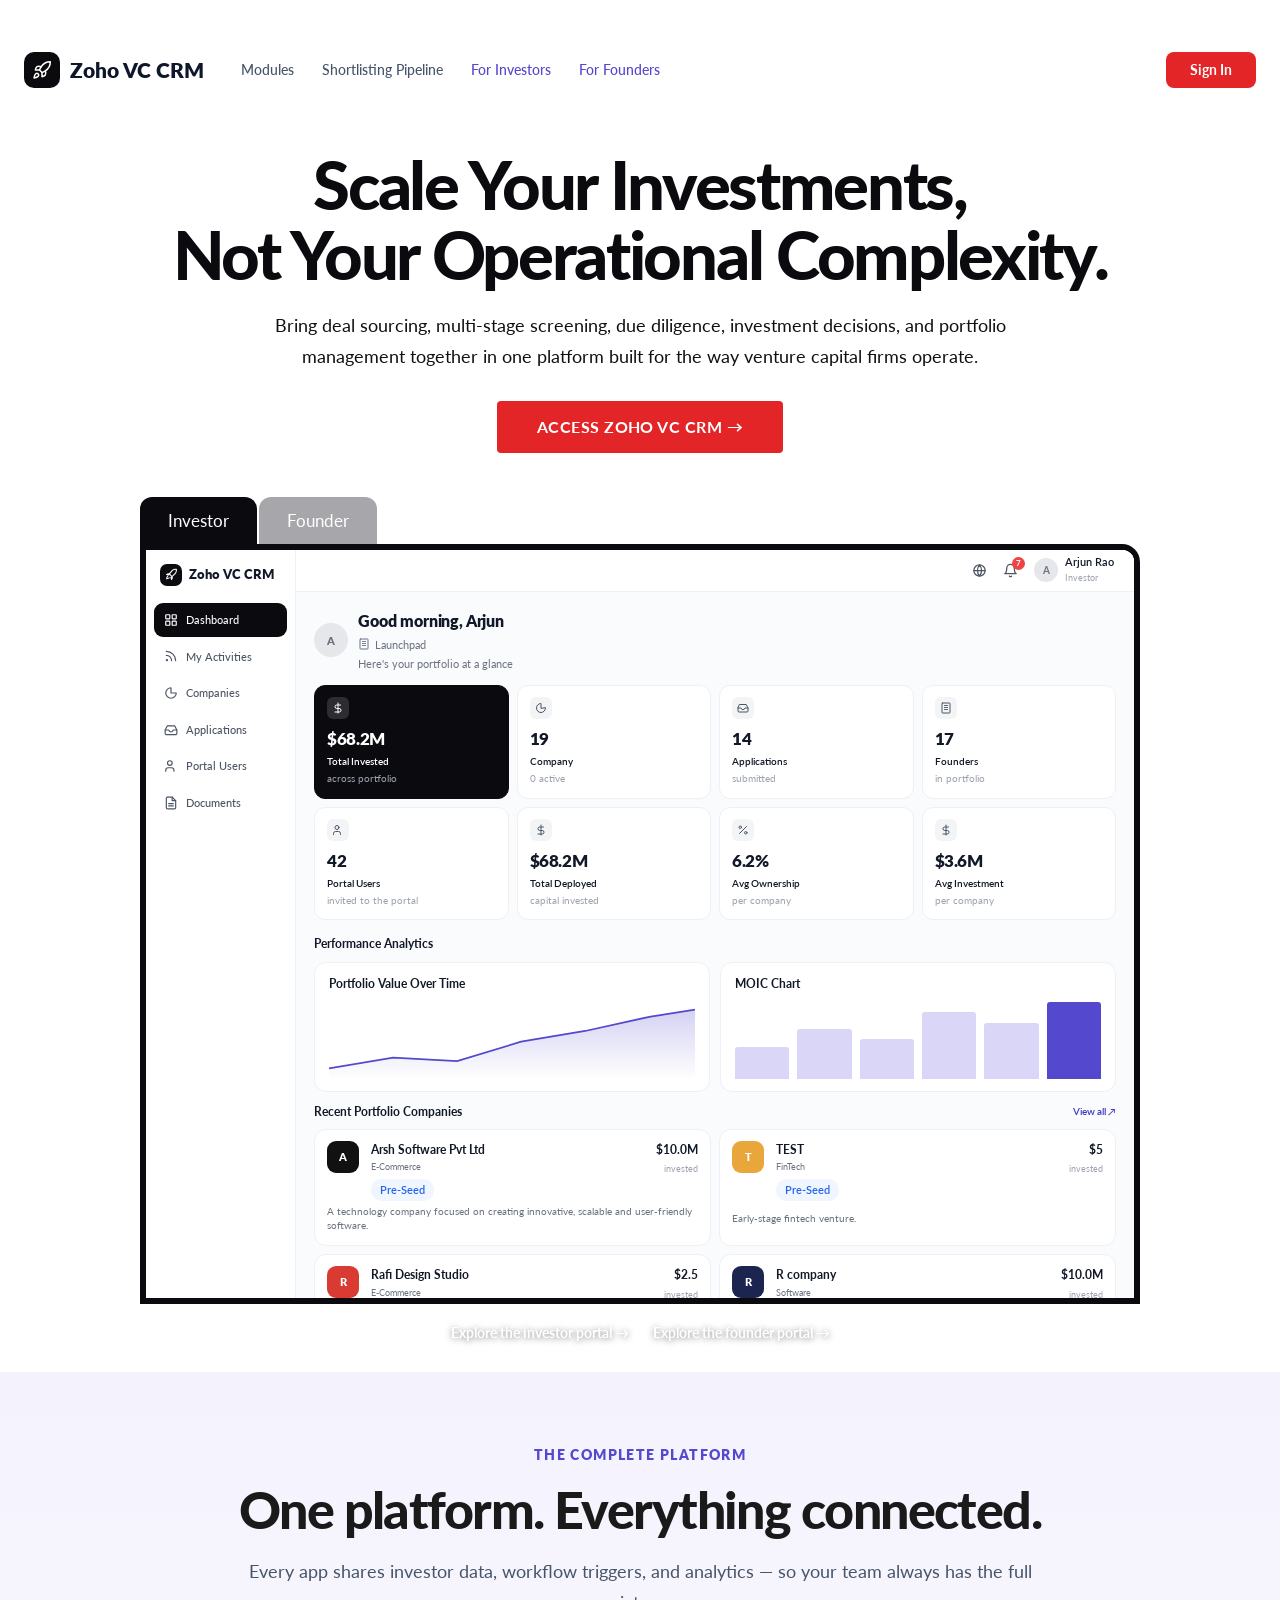
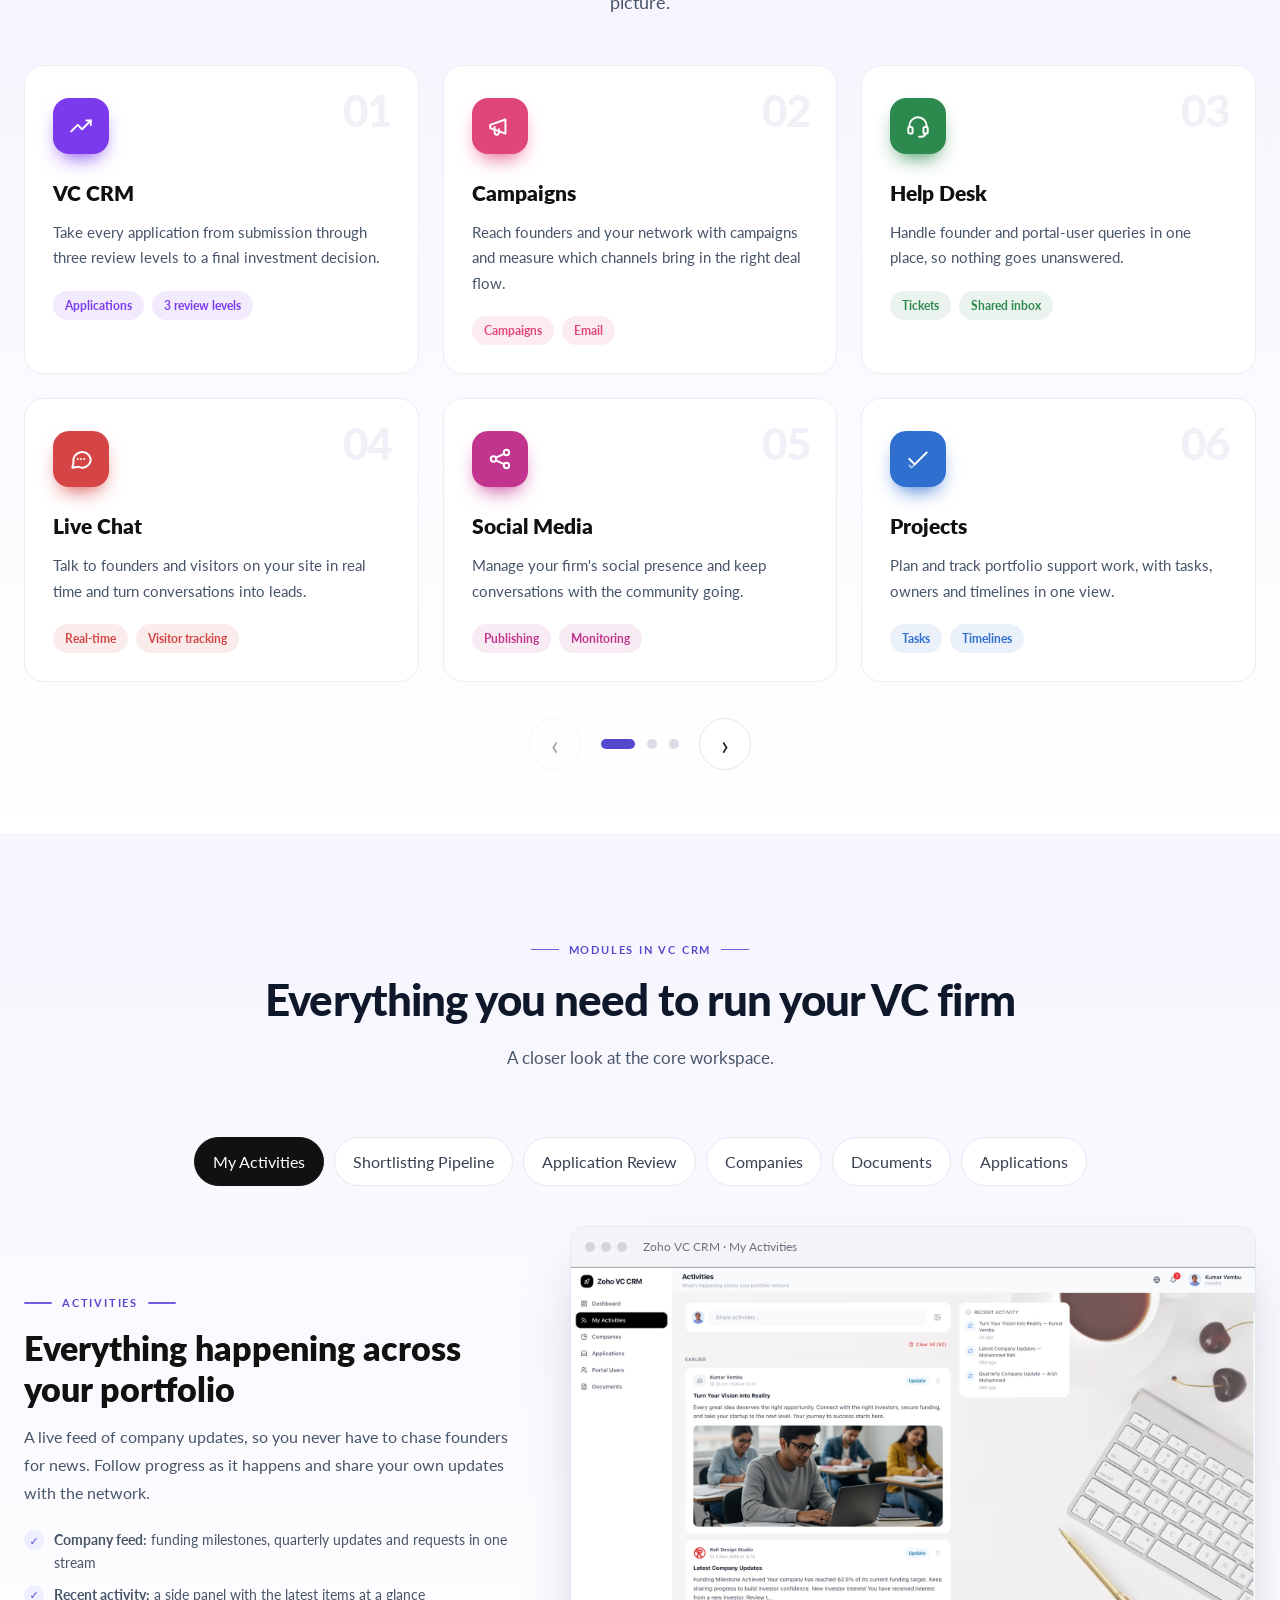
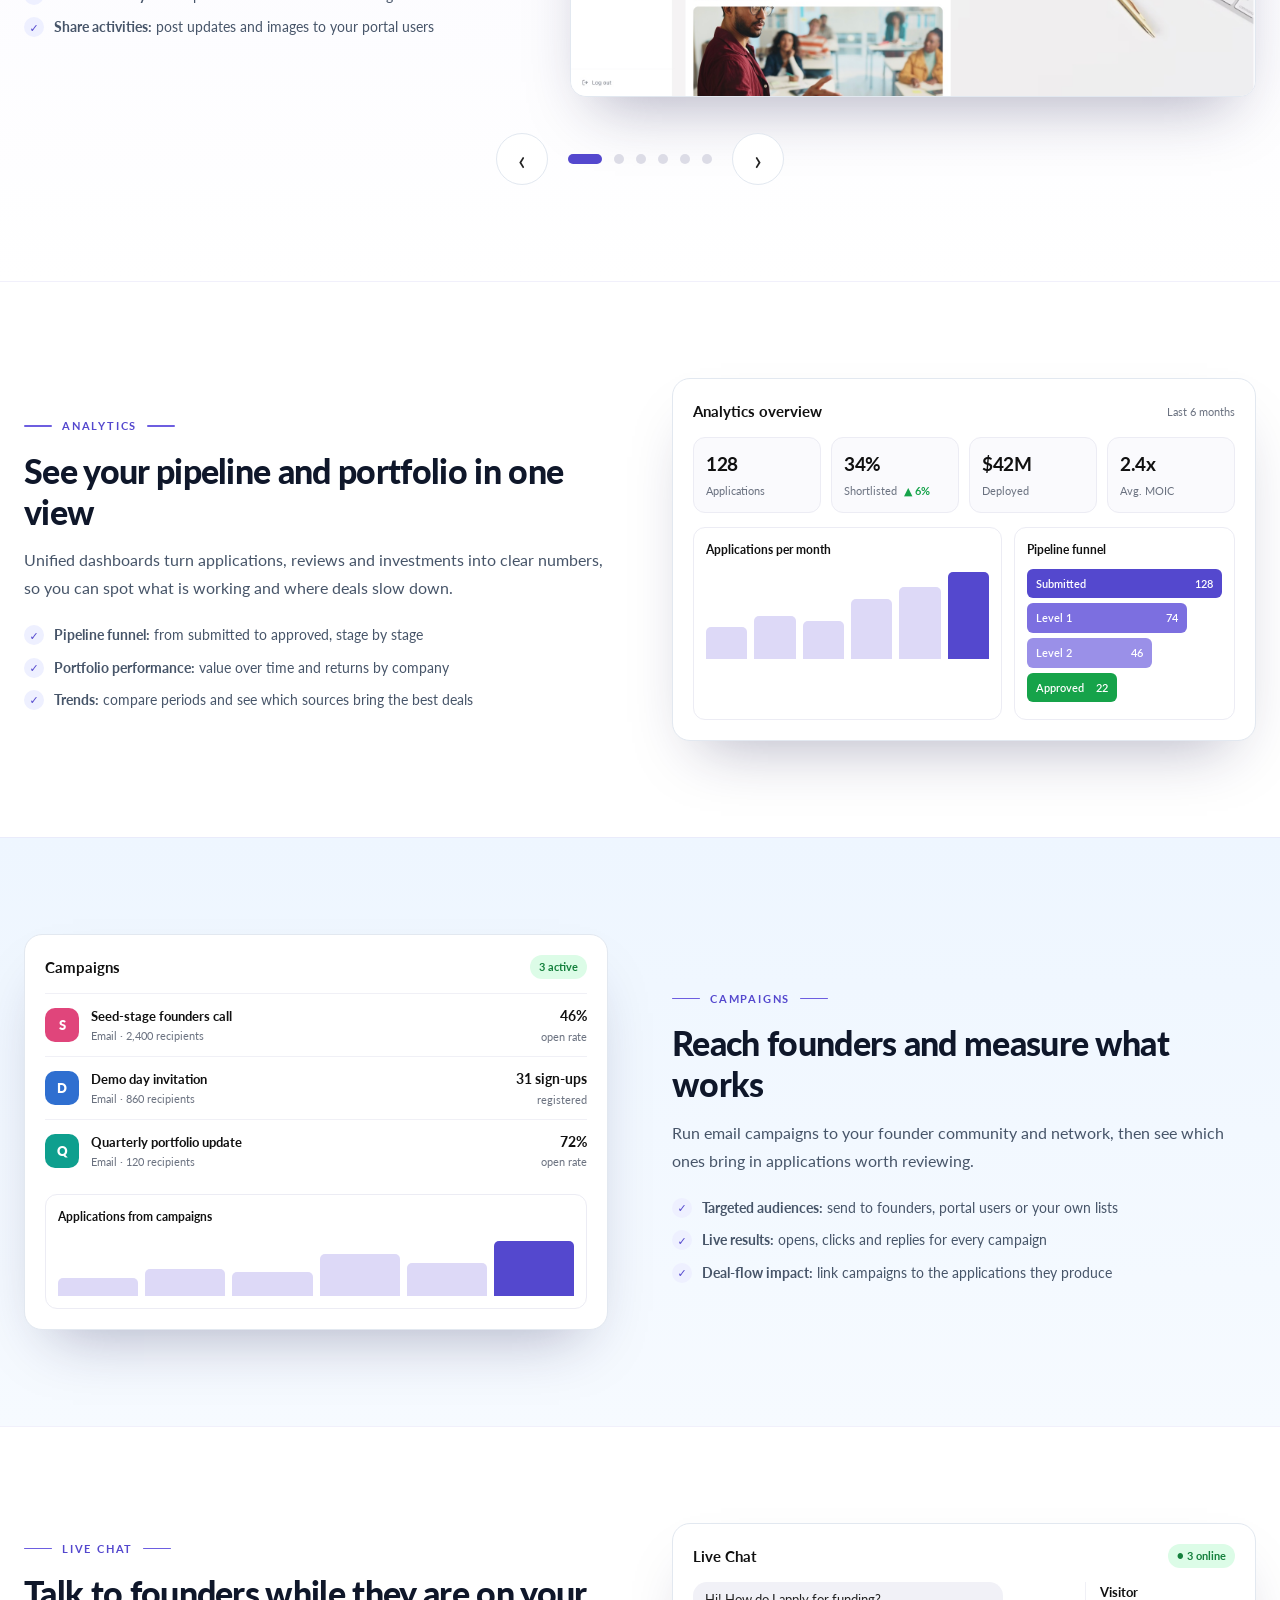
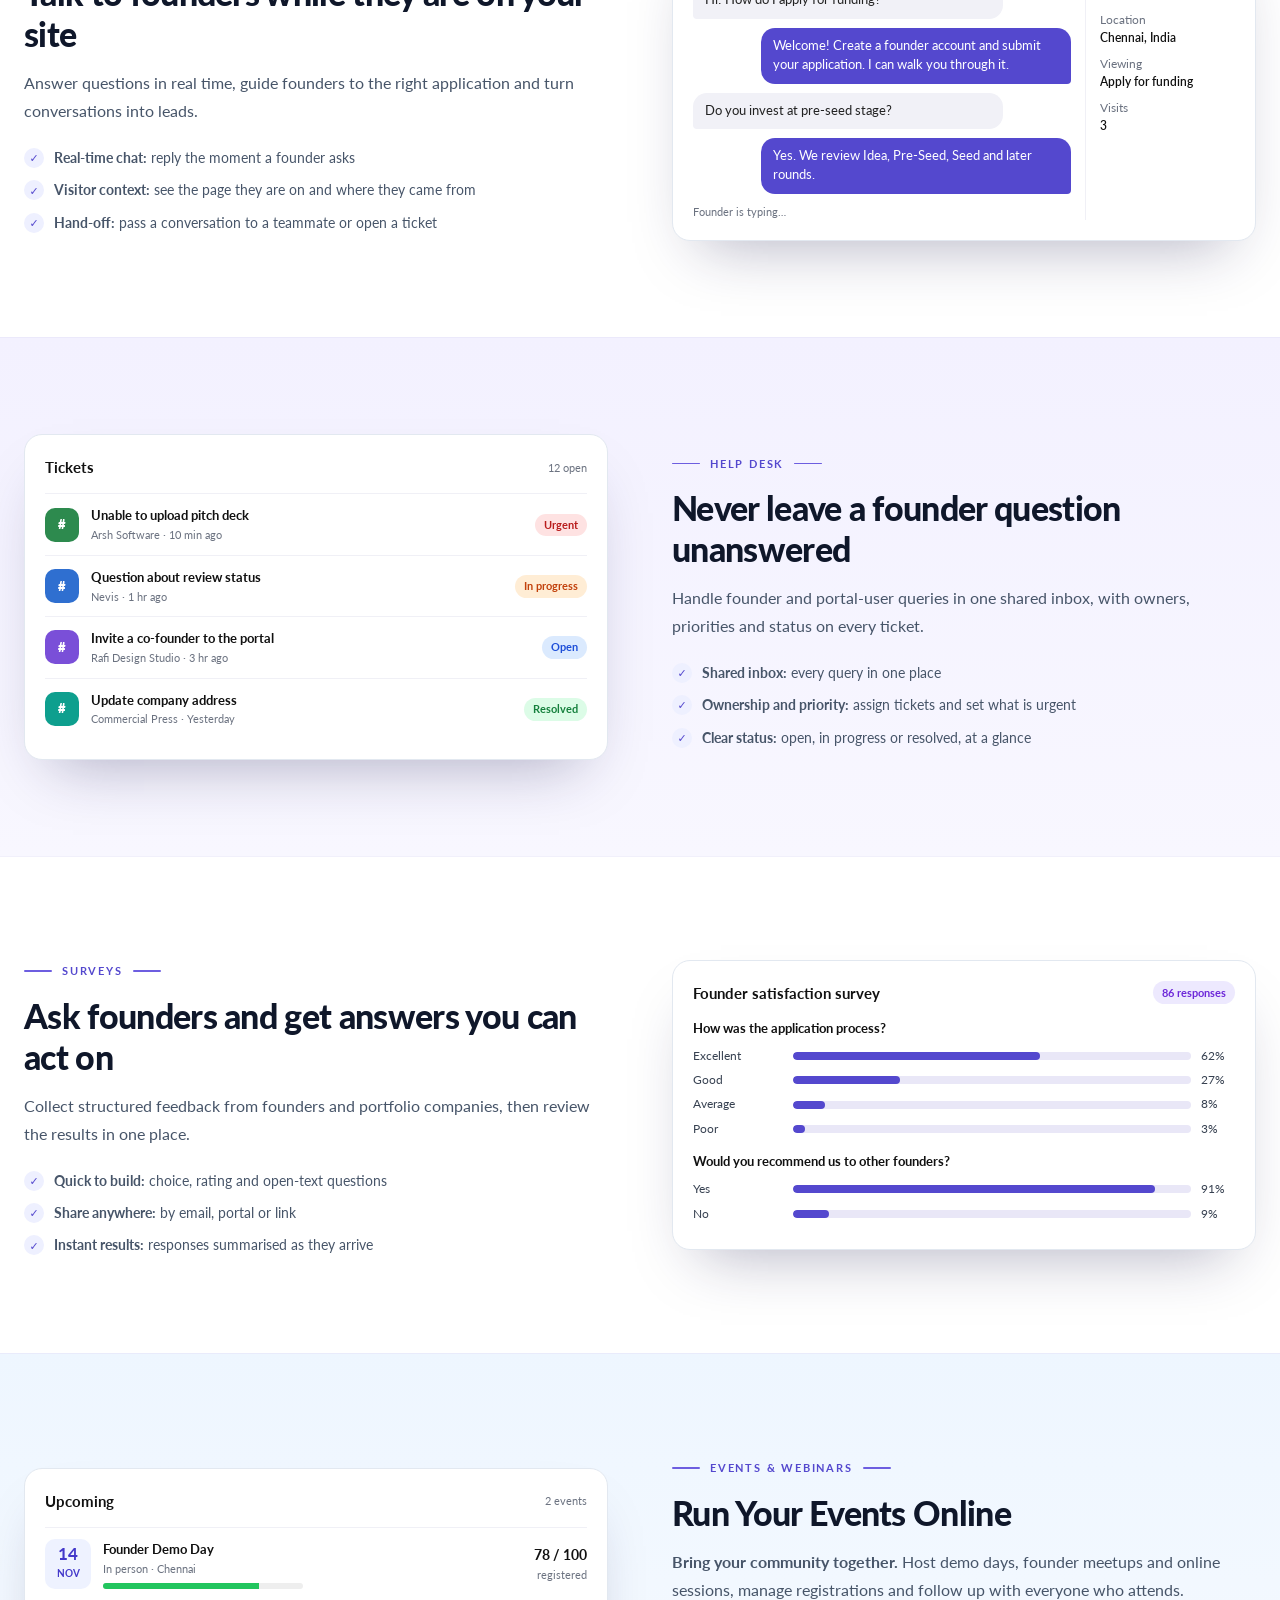
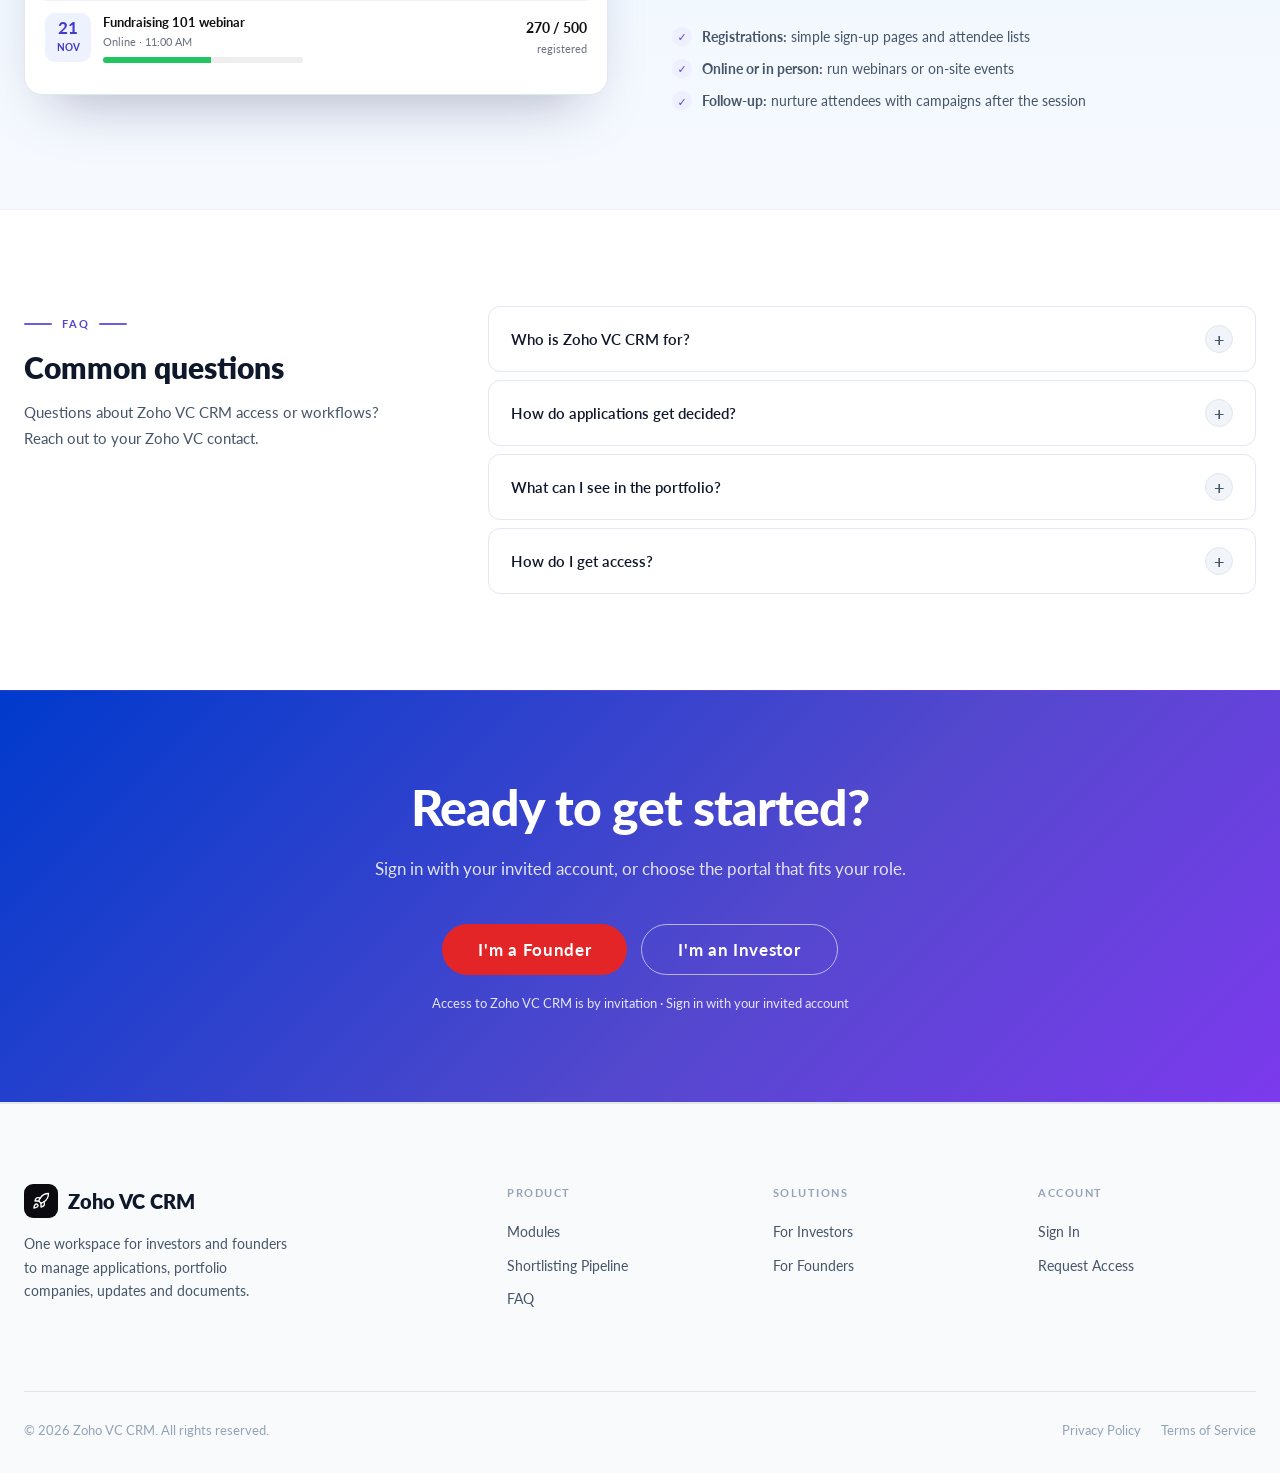
<file: index.html>
<!DOCTYPE html>
<html lang="en">
<head>
  <meta charset="UTF-8" />
  <meta name="viewport" content="width=device-width, initial-scale=1.0" />
  <title>Zoho VC CRM — Investor & Founder Portal</title>
  <meta name="description" content="Zoho VC CRM brings applications, a three-level shortlisting pipeline, portfolio companies, activities and documents into one workspace for investors and founders." />
  <link rel="preconnect" href="https://fonts.googleapis.com" />
  <link rel="preconnect" href="https://fonts.gstatic.com" crossorigin />
  <link href="https://fonts.googleapis.com/css2?family=Lato:wght@300;400;700;900&family=Inter:wght@400;500;600;700;800&display=swap" rel="stylesheet" />
  <link rel="stylesheet" href="styles.css?v=13" />
  <link rel="stylesheet" href="product.css?v=13" />
  <link rel="stylesheet" href="theme.css?v=20" />
</head>
<body class="">
<header class="navbar" role="banner">
  <div class="container nav-inner">
    <a href="index.html" class="nav-logo"><span class="nav-logo-mark"><svg viewBox="0 0 24 24" fill="none" stroke="#fff" stroke-width="1.8" stroke-linecap="round" stroke-linejoin="round"><path d="M4.5 16.5c-1.5 1.3-2 5-2 5s3.7-.5 5-2c.7-.8.7-2.1-.1-2.9a2.2 2.2 0 0 0-2.9-.1z"/><path d="m12 15-3-3a22 22 0 0 1 2-3.9A12.9 12.9 0 0 1 22 2c0 2.7-.8 7.5-6 11a22 22 0 0 1-4 2z"/><path d="M9 12H4s.6-3 2-4c1.6-1.1 5 0 5 0M12 15v5s3-.6 4-2c1.1-1.6 0-5 0-5"/></svg></span>Zoho VC CRM</a>
    <nav class="nav-links" aria-label="Main navigation">
      <a href="index.html#modules" class="nav-link">Modules</a>
      <a href="index.html#modules" class="nav-link">Shortlisting Pipeline</a>
      <a href="investors.html" class="nav-link investor">For Investors</a>
      <a href="founders.html" class="nav-link founder">For Founders</a>
    </nav>
    <div class="nav-actions">
      <a href="#" class="btn btn-primary">Sign In</a>
    </div>
    <button class="nav-hamburger" aria-label="Open navigation" aria-expanded="false"><span></span><span></span><span></span></button>
  </div>
</header>
<div class="mobile-drawer" aria-hidden="true">
  <a href="index.html#modules" class="mobile-nav-link">Modules</a>
  <a href="index.html#modules" class="mobile-nav-link">Shortlisting Pipeline</a>
  <a href="investors.html" class="mobile-nav-link">For Investors</a>
  <a href="founders.html" class="mobile-nav-link">For Founders</a>
  <div class="mobile-divider"></div>
  <div class="mobile-actions"><a href="#" class="btn btn-primary">Sign In</a></div>
</div>

<section class="hero hero-photo" aria-labelledby="hero-title"><div class="container">
  <div class="hero-copy hero-center">
    <h1 class="hero-title" id="hero-title">Scale Your Investments,<br>Not Your Operational Complexity.</h1>
    <p class="hero-desc">Bring deal sourcing, multi-stage screening, due diligence, investment decisions, and portfolio management together in one platform built for the way venture capital firms operate.</p>
    <div class="hero-actions"><a href="https://zohovccrm.onslate.in/" target="_blank" rel="noopener" class="btn btn-primary btn-lg">ACCESS ZOHO VC CRM &rarr;</a></div>
  </div>
  <div class="hero-showcase">
    <div class="hero-tabs" role="tablist"><button type="button" class="on" data-hero-tab="inv">Investor</button><button type="button" data-hero-tab="fnd">Founder</button></div>
    <div class="hero-frame"><div data-hero-panel="inv"><div class="vc"><aside class="vc-side"><div class="vc-brand"><span class="vc-logo"><svg viewBox="0 0 24 24" width="13" height="13" fill="none" stroke="#fff" stroke-width="2" stroke-linecap="round" stroke-linejoin="round" aria-hidden="true"><path d="M5 15c-1.5 1.3-2 5-2 5s3.7-.5 5-2M14 4c3-2 7-1.5 7-1.5S21.5 6.5 19.5 9.5L13 16l-5-5zM9 11l-3-.5L3 12l4 1M13 16l.5 3L12 21l-1-4"/></svg></span>Zoho VC CRM</div><div class="vc-nav on"><svg viewBox="0 0 24 24" width="14" height="14" fill="none" stroke="currentColor" stroke-width="2" stroke-linecap="round" stroke-linejoin="round" aria-hidden="true"><rect x="3" y="3" width="7" height="7" rx="1"/><rect x="14" y="3" width="7" height="7" rx="1"/><rect x="3" y="14" width="7" height="7" rx="1"/><rect x="14" y="14" width="7" height="7" rx="1"/></svg>Dashboard</div><div class="vc-nav"><svg viewBox="0 0 24 24" width="14" height="14" fill="none" stroke="currentColor" stroke-width="2" stroke-linecap="round" stroke-linejoin="round" aria-hidden="true"><path d="M4 11a9 9 0 019 9M4 4a16 16 0 0116 16"/><circle cx="5" cy="19" r="1"/></svg>My Activities</div><div class="vc-nav"><svg viewBox="0 0 24 24" width="14" height="14" fill="none" stroke="currentColor" stroke-width="2" stroke-linecap="round" stroke-linejoin="round" aria-hidden="true"><path d="M21 12A9 9 0 1112 3v9z"/></svg>Companies</div><div class="vc-nav"><svg viewBox="0 0 24 24" width="14" height="14" fill="none" stroke="currentColor" stroke-width="2" stroke-linecap="round" stroke-linejoin="round" aria-hidden="true"><path d="M22 12h-6l-2 3h-4l-2-3H2"/><path d="M5.5 5h13l3.5 7v6a2 2 0 01-2 2H4a2 2 0 01-2-2v-6z"/></svg>Applications</div><div class="vc-nav"><svg viewBox="0 0 24 24" width="14" height="14" fill="none" stroke="currentColor" stroke-width="2" stroke-linecap="round" stroke-linejoin="round" aria-hidden="true"><path d="M17 21v-2a4 4 0 00-4-4H7a4 4 0 00-4 4v2"/><circle cx="10" cy="7" r="4"/></svg>Portal Users</div><div class="vc-nav"><svg viewBox="0 0 24 24" width="14" height="14" fill="none" stroke="currentColor" stroke-width="2" stroke-linecap="round" stroke-linejoin="round" aria-hidden="true"><path d="M14 2H6a2 2 0 00-2 2v16a2 2 0 002 2h12a2 2 0 002-2V8z"/><path d="M14 2v6h6M8 13h8M8 17h8"/></svg>Documents</div><div class="vc-logout"><svg viewBox="0 0 24 24" width="14" height="14" fill="none" stroke="currentColor" stroke-width="2" stroke-linecap="round" stroke-linejoin="round" aria-hidden="true"><path d="M9 21H5a2 2 0 01-2-2V5a2 2 0 012-2h4M16 17l5-5-5-5M21 12H9"/></svg>Log out</div></aside><div class="vc-main"><div class="vc-top"><span class="vc-ico"><svg viewBox="0 0 24 24" width="15" height="15" fill="none" stroke="currentColor" stroke-width="2" stroke-linecap="round" stroke-linejoin="round" aria-hidden="true"><circle cx="12" cy="12" r="9"/><path d="M3 12h18M12 3a14 14 0 010 18M12 3a14 14 0 000 18"/></svg></span><span class="vc-ico"><svg viewBox="0 0 24 24" width="15" height="15" fill="none" stroke="currentColor" stroke-width="2" stroke-linecap="round" stroke-linejoin="round" aria-hidden="true"><path d="M18 8a6 6 0 10-12 0c0 7-3 9-3 9h18s-3-2-3-9M13.7 21a2 2 0 01-3.4 0"/></svg><span class="vc-badge">7</span></span><span class="vc-user"><span class="vc-av">A</span><span><b>Arjun Rao</b><small>Investor</small></span></span></div>
<div class="vc-body"><div class="vc-greet"><span class="vc-avbig">A</span><div><h4>Good morning, Arjun</h4><p><svg viewBox="0 0 24 24" width="12" height="12" fill="none" stroke="currentColor" stroke-width="2" stroke-linecap="round" stroke-linejoin="round" aria-hidden="true"><rect x="4" y="2" width="16" height="20" rx="1"/><path d="M9 7h2M13 7h2M9 11h2M13 11h2M9 15h2M13 15h2"/></svg>Launchpad</p><p class="vc-g2">Here's your portfolio at a glance</p></div></div>
<div class="vc-kpis"><div class="vc-kpi dark"><span class="vc-kicon"><svg viewBox="0 0 24 24" width="12" height="12" fill="none" stroke="currentColor" stroke-width="2" stroke-linecap="round" stroke-linejoin="round" aria-hidden="true"><path d="M12 2v20M17 6H9.5a3.5 3.5 0 000 7h5a3.5 3.5 0 010 7H6"/></svg></span><b>$68.2M</b><em>Total Invested</em><span>across portfolio</span></div><div class="vc-kpi"><span class="vc-kicon"><svg viewBox="0 0 24 24" width="12" height="12" fill="none" stroke="currentColor" stroke-width="2" stroke-linecap="round" stroke-linejoin="round" aria-hidden="true"><path d="M21 12A9 9 0 1112 3v9z"/></svg></span><b>19</b><em>Company</em><span>0 active</span></div><div class="vc-kpi"><span class="vc-kicon"><svg viewBox="0 0 24 24" width="12" height="12" fill="none" stroke="currentColor" stroke-width="2" stroke-linecap="round" stroke-linejoin="round" aria-hidden="true"><path d="M22 12h-6l-2 3h-4l-2-3H2"/><path d="M5.5 5h13l3.5 7v6a2 2 0 01-2 2H4a2 2 0 01-2-2v-6z"/></svg></span><b>14</b><em>Applications</em><span>submitted</span></div><div class="vc-kpi"><span class="vc-kicon"><svg viewBox="0 0 24 24" width="12" height="12" fill="none" stroke="currentColor" stroke-width="2" stroke-linecap="round" stroke-linejoin="round" aria-hidden="true"><rect x="4" y="2" width="16" height="20" rx="1"/><path d="M9 7h2M13 7h2M9 11h2M13 11h2M9 15h2M13 15h2"/></svg></span><b>17</b><em>Founders</em><span>in portfolio</span></div><div class="vc-kpi"><span class="vc-kicon"><svg viewBox="0 0 24 24" width="12" height="12" fill="none" stroke="currentColor" stroke-width="2" stroke-linecap="round" stroke-linejoin="round" aria-hidden="true"><path d="M17 21v-2a4 4 0 00-4-4H7a4 4 0 00-4 4v2"/><circle cx="10" cy="7" r="4"/></svg></span><b>42</b><em>Portal Users</em><span>invited to the portal</span></div><div class="vc-kpi"><span class="vc-kicon"><svg viewBox="0 0 24 24" width="12" height="12" fill="none" stroke="currentColor" stroke-width="2" stroke-linecap="round" stroke-linejoin="round" aria-hidden="true"><path d="M12 2v20M17 6H9.5a3.5 3.5 0 000 7h5a3.5 3.5 0 010 7H6"/></svg></span><b>$68.2M</b><em>Total Deployed</em><span>capital invested</span></div><div class="vc-kpi"><span class="vc-kicon"><svg viewBox="0 0 24 24" width="12" height="12" fill="none" stroke="currentColor" stroke-width="2" stroke-linecap="round" stroke-linejoin="round" aria-hidden="true"><path d="M19 5L5 19"/><circle cx="6.5" cy="6.5" r="2.5"/><circle cx="17.5" cy="17.5" r="2.5"/></svg></span><b>6.2%</b><em>Avg Ownership</em><span>per company</span></div><div class="vc-kpi"><span class="vc-kicon"><svg viewBox="0 0 24 24" width="12" height="12" fill="none" stroke="currentColor" stroke-width="2" stroke-linecap="round" stroke-linejoin="round" aria-hidden="true"><path d="M12 2v20M17 6H9.5a3.5 3.5 0 000 7h5a3.5 3.5 0 010 7H6"/></svg></span><b>$3.6M</b><em>Avg Investment</em><span>per company</span></div></div>
<div class="vc-h plain">Performance Analytics</div>
<div class="vc-two even"><div class="vc-card"><div class="vc-ch"><span>Portfolio Value Over Time</span></div>
<svg class="vc-chart" viewBox="0 0 400 90" preserveAspectRatio="none"><defs><linearGradient id="vg2" x1="0" y1="0" x2="0" y2="1"><stop offset="0" stop-color="#5448CE" stop-opacity=".25"/><stop offset="1" stop-color="#5448CE" stop-opacity="0"/></linearGradient></defs><path d="M0 78 L70 66 L140 70 L210 48 L280 36 L350 20 L400 12 L400 90 L0 90Z" fill="url(#vg2)"/><path d="M0 78 L70 66 L140 70 L210 48 L280 36 L350 20 L400 12" fill="none" stroke="#5448CE" stroke-width="2"/></svg></div>
<div class="vc-card"><div class="vc-ch"><span>MOIC Chart</span></div><div class="vc-bars moic"><i style="height:40%"></i><i style="height:62%"></i><i style="height:50%"></i><i style="height:84%"></i><i style="height:70%"></i><i class="hot" style="height:96%"></i></div></div></div>
<div class="vc-h plain">Recent Portfolio Companies<a>View all ↗</a></div>
<div class="vc-cos"><div class="vc-co"><span class="vc-cl" style="background:#111">A</span><div class="vc-cm"><b>Arsh Software Pvt Ltd</b><small>E-Commerce</small><span class="tag preseed">Pre-Seed</span></div><div class="vc-amt"><b>$10.0M</b><small>invested</small></div><p>A technology company focused on creating innovative, scalable and user-friendly software.</p></div><div class="vc-co"><span class="vc-cl" style="background:#E9A63A">T</span><div class="vc-cm"><b>TEST</b><small>FinTech</small><span class="tag preseed">Pre-Seed</span></div><div class="vc-amt"><b>$5</b><small>invested</small></div><p>Early-stage fintech venture.</p></div><div class="vc-co"><span class="vc-cl" style="background:#D93A32">R</span><div class="vc-cm"><b>Rafi Design Studio</b><small>E-Commerce</small><span class="tag seriesa">Series A</span></div><div class="vc-amt"><b>$2.5</b><small>invested</small></div><p>A creative design studio building strong, modern and memorable digital experiences.</p></div><div class="vc-co"><span class="vc-cl" style="background:#1B2550">R</span><div class="vc-cm"><b>R company</b><small>Software</small><span class="tag preseed">Pre-Seed</span></div><div class="vc-amt"><b>$10.0M</b><small>invested</small></div><p>A software company creating innovative digital products and solutions.</p></div></div>
</div></div></div></div><div data-hero-panel="fnd" hidden><div class="vc"><aside class="vc-side"><div class="vc-brand"><span class="vc-logo"><svg viewBox="0 0 24 24" width="13" height="13" fill="none" stroke="#fff" stroke-width="2" stroke-linecap="round" stroke-linejoin="round" aria-hidden="true"><path d="M5 15c-1.5 1.3-2 5-2 5s3.7-.5 5-2M14 4c3-2 7-1.5 7-1.5S21.5 6.5 19.5 9.5L13 16l-5-5zM9 11l-3-.5L3 12l4 1M13 16l.5 3L12 21l-1-4"/></svg></span>Zoho VC CRM</div><div class="vc-nav on"><svg viewBox="0 0 24 24" width="14" height="14" fill="none" stroke="currentColor" stroke-width="2" stroke-linecap="round" stroke-linejoin="round" aria-hidden="true"><path d="M3 11l9-8 9 8v10a1 1 0 01-1 1h-5v-7H9v7H4a1 1 0 01-1-1z"/></svg>Dashboard</div><div class="vc-nav"><svg viewBox="0 0 24 24" width="14" height="14" fill="none" stroke="currentColor" stroke-width="2" stroke-linecap="round" stroke-linejoin="round" aria-hidden="true"><path d="M4 11a9 9 0 019 9M4 4a16 16 0 0116 16"/><circle cx="5" cy="19" r="1"/></svg>My Activities</div><div class="vc-nav"><svg viewBox="0 0 24 24" width="14" height="14" fill="none" stroke="currentColor" stroke-width="2" stroke-linecap="round" stroke-linejoin="round" aria-hidden="true"><path d="M22 12h-6l-2 3h-4l-2-3H2"/><path d="M5.5 5h13l3.5 7v6a2 2 0 01-2 2H4a2 2 0 01-2-2v-6z"/></svg>Applications</div><div class="vc-nav"><svg viewBox="0 0 24 24" width="14" height="14" fill="none" stroke="currentColor" stroke-width="2" stroke-linecap="round" stroke-linejoin="round" aria-hidden="true"><rect x="4" y="2" width="16" height="20" rx="1"/><path d="M9 7h2M13 7h2M9 11h2M13 11h2M9 15h2M13 15h2"/></svg>Company</div><div class="vc-nav"><svg viewBox="0 0 24 24" width="14" height="14" fill="none" stroke="currentColor" stroke-width="2" stroke-linecap="round" stroke-linejoin="round" aria-hidden="true"><path d="M14 2H6a2 2 0 00-2 2v16a2 2 0 002 2h12a2 2 0 002-2V8z"/><path d="M14 2v6h6M8 13h8M8 17h8"/></svg>Documents</div><div class="vc-logout"><svg viewBox="0 0 24 24" width="14" height="14" fill="none" stroke="currentColor" stroke-width="2" stroke-linecap="round" stroke-linejoin="round" aria-hidden="true"><path d="M9 21H5a2 2 0 01-2-2V5a2 2 0 012-2h4M16 17l5-5-5-5M21 12H9"/></svg>Log out</div></aside><div class="vc-main"><div class="vc-top"><span class="vc-ico"><svg viewBox="0 0 24 24" width="15" height="15" fill="none" stroke="currentColor" stroke-width="2" stroke-linecap="round" stroke-linejoin="round" aria-hidden="true"><circle cx="12" cy="12" r="9"/><path d="M3 12h18M12 3a14 14 0 010 18M12 3a14 14 0 000 18"/></svg></span><span class="vc-ico"><svg viewBox="0 0 24 24" width="15" height="15" fill="none" stroke="currentColor" stroke-width="2" stroke-linecap="round" stroke-linejoin="round" aria-hidden="true"><path d="M18 8a6 6 0 10-12 0c0 7-3 9-3 9h18s-3-2-3-9M13.7 21a2 2 0 01-3.4 0"/></svg></span><span class="vc-user"><span class="vc-av">M</span><span><b>Mohammed Rafi</b><small>Founder</small></span></span></div>
<div class="vc-body"><div class="vc-greet"><span class="vc-avbig">M</span><div><h4>Good morning, Mohammed 👋</h4><p><svg viewBox="0 0 24 24" width="12" height="12" fill="none" stroke="currentColor" stroke-width="2" stroke-linecap="round" stroke-linejoin="round" aria-hidden="true"><rect x="4" y="2" width="16" height="20" rx="1"/><path d="M9 7h2M13 7h2M9 11h2M13 11h2M9 15h2M13 15h2"/></svg>Rafi Design Studio</p></div><span class="vc-btn"><svg viewBox="0 0 24 24" width="12" height="12" fill="none" stroke="currentColor" stroke-width="2" stroke-linecap="round" stroke-linejoin="round" aria-hidden="true"><path d="M12 20h9M16.5 3.5a2.1 2.1 0 013 3L7 19l-4 1 1-4z"/></svg>Update KPIs</span></div>
<div class="vc-kpis"><div class="vc-kpi dark"><b>$500K</b><em>MRR</em><span>monthly recurring revenue</span></div><div class="vc-kpi"><b>12 mo</b><em>Runway</em><span>months of cash left</span></div><div class="vc-kpi"><b>$5.0M</b><em>Total Raised</em><span>capital raised to date</span></div><div class="vc-kpi"><b>$120K</b><em>Burn Rate</em><span>per month</span></div><div class="vc-kpi"><b>50</b><em>Customers</em><span>active paying customers</span></div><div class="vc-kpi"><b>10%</b><em>MoM Growth</em><span>revenue growth month-on-month</span></div><div class="vc-kpi"><b>5.5%</b><em>Churn</em><span>monthly churn rate</span></div><div class="vc-kpi"><b>20 people</b><em>Team Size</em><span>full-time employees</span></div></div>
<div class="vc-h"><svg viewBox="0 0 24 24" width="13" height="13" fill="none" stroke="#5448CE" stroke-width="2" stroke-linecap="round" stroke-linejoin="round" aria-hidden="true"><path d="M12 3l1.9 5.1L19 10l-5.1 1.9L12 17l-1.9-5.1L5 10l5.1-1.9zM19 16l.8 2.2L22 19l-2.2.8L19 22l-.8-2.2L16 19l2.2-.8z"/></svg>AI Insights<i>AI</i></div>
<div class="vc-insrow"><div class="vc-ins amber"><span><svg viewBox="0 0 24 24" width="13" height="13" fill="none" stroke="currentColor" stroke-width="2" stroke-linecap="round" stroke-linejoin="round" aria-hidden="true"><circle cx="12" cy="12" r="9"/><circle cx="12" cy="12" r="5"/><circle cx="12" cy="12" r="1"/></svg></span><div><b>Runway is moderate</b><p>12 months of runway remaining. Consider starting to prepare fundraising materials.</p></div></div><div class="vc-ins blue"><span><svg viewBox="0 0 24 24" width="13" height="13" fill="none" stroke="currentColor" stroke-width="2" stroke-linecap="round" stroke-linejoin="round" aria-hidden="true"><circle cx="12" cy="12" r="9"/><circle cx="12" cy="12" r="5"/><circle cx="12" cy="12" r="1"/></svg></span><div><b>MRR: $500K</b><p>Keep tracking MRR. Consistent growth is the strongest signal for investors.</p></div></div><div class="vc-ins green"><span><svg viewBox="0 0 24 24" width="13" height="13" fill="none" stroke="currentColor" stroke-width="2" stroke-linecap="round" stroke-linejoin="round" aria-hidden="true"><path d="M3 17l6-6 4 4 8-8M17 7h4v4"/></svg></span><div><b>Monthly burn: $120K</b><p>Track this closely and look for efficiency gains where possible.</p></div></div></div>
<div class="vc-two"><div class="vc-card"><div class="vc-ch"><span><svg viewBox="0 0 24 24" width="13" height="13" fill="none" stroke="#5448CE" stroke-width="2" stroke-linecap="round" stroke-linejoin="round" aria-hidden="true"><path d="M3 17l6-6 4 4 8-8M17 7h4v4"/></svg>Total Raised</span><b>$5.0M</b></div><p class="vc-sub">Cumulative capital raised · last 6 months</p>
<svg class="vc-chart" viewBox="0 0 400 90" preserveAspectRatio="none"><defs><linearGradient id="vg1" x1="0" y1="0" x2="0" y2="1"><stop offset="0" stop-color="#5448CE" stop-opacity=".25"/><stop offset="1" stop-color="#5448CE" stop-opacity="0"/></linearGradient></defs><path d="M0 80 L80 70 L160 58 L240 44 L320 28 L400 10 L400 90 L0 90Z" fill="url(#vg1)"/><path d="M0 80 L80 70 L160 58 L240 44 L320 28 L400 10" fill="none" stroke="#5448CE" stroke-width="2"/></svg><div class="vc-mo"><span>Jan</span><span>Feb</span><span>Mar</span><span>Apr</span><span>May</span><span>Jun</span></div></div>
<div class="vc-card"><div class="vc-ch"><span><svg viewBox="0 0 24 24" width="13" height="13" fill="none" stroke="#5448CE" stroke-width="2" stroke-linecap="round" stroke-linejoin="round" aria-hidden="true"><circle cx="12" cy="12" r="9"/><circle cx="12" cy="12" r="5"/><circle cx="12" cy="12" r="1"/></svg>Milestones</span></div><div class="vc-input">Add a milestone…</div><p class="vc-empty">No milestones yet</p></div></div>
<div class="vc-two"><div class="vc-card"><div class="vc-ch"><span><svg viewBox="0 0 24 24" width="13" height="13" fill="none" stroke="#E8793A" stroke-width="2" stroke-linecap="round" stroke-linejoin="round" aria-hidden="true"><path d="M12 22c4 0 7-3 7-7 0-4-3-6-4-10-3 2-5 5-5 8-1-1-2-2-2-4-2 2-3 4-3 6 0 4 3 7 7 7z"/></svg>Burn Rate</span><b>$120K/mo</b></div><p class="vc-sub">Monthly cash burn · last 6 months</p>
<div class="vc-bars"><i style="height:48%"></i><i style="height:58%"></i><i style="height:68%"></i><i style="height:76%"></i><i style="height:88%"></i><i class="hot" style="height:82%"></i></div><div class="vc-mo"><span>Jan</span><span>Feb</span><span>Mar</span><span>Apr</span><span>May</span><span>Jun</span></div></div>
<div class="vc-card"><div class="vc-ch"><span><svg viewBox="0 0 24 24" width="13" height="13" fill="none" stroke="#E8793A" stroke-width="2" stroke-linecap="round" stroke-linejoin="round" aria-hidden="true"><path d="M12 22c4 0 7-3 7-7 0-4-3-6-4-10-3 2-5 5-5 8-1-1-2-2-2-4-2 2-3 4-3 6 0 4 3 7 7 7z"/></svg>Quick Actions</span></div><ul class="vc-qa"><li><svg viewBox="0 0 24 24" width="12" height="12" fill="none" stroke="currentColor" stroke-width="2" stroke-linecap="round" stroke-linejoin="round" aria-hidden="true"><path d="M13 2L4 14h7l-1 8 9-12h-7z"/></svg>Post an update</li><li><svg viewBox="0 0 24 24" width="12" height="12" fill="none" stroke="currentColor" stroke-width="2" stroke-linecap="round" stroke-linejoin="round" aria-hidden="true"><path d="M13 2L4 14h7l-1 8 9-12h-7z"/></svg>View Activities</li><li><svg viewBox="0 0 24 24" width="12" height="12" fill="none" stroke="currentColor" stroke-width="2" stroke-linecap="round" stroke-linejoin="round" aria-hidden="true"><path d="M17 21v-2a4 4 0 00-4-4H7a4 4 0 00-4 4v2"/><circle cx="10" cy="7" r="4"/></svg>Company</li><li><svg viewBox="0 0 24 24" width="12" height="12" fill="none" stroke="currentColor" stroke-width="2" stroke-linecap="round" stroke-linejoin="round" aria-hidden="true"><path d="M12 2v20M17 6H9.5a3.5 3.5 0 000 7h5a3.5 3.5 0 010 7H6"/></svg>Upload Document</li></ul></div></div>
</div></div></div></div></div>
  <p class="hero-links"><a href="investors.html">Explore the investor portal &rarr;</a> <a href="founders.html">Explore the founder portal &rarr;</a></p>
  </div>
</div>
</section>

<section class="bundle-section" aria-label="The complete platform"><div class="container">
  <div class="bundle-head"><div class="bundle-eyebrow">The complete platform</div><h2 class="bundle-heading">One platform. Everything connected.</h2><p class="bundle-sub">Every app shares investor data, workflow triggers, and analytics &mdash; so your team always has the full picture.</p></div>
  <div class="bundle-viewport"><div class="bundle-track" id="bundle-track"><div class="mx-page"><article class="mx-card" data-animate style="--c:#7C3AED"><span class="mx-num">01</span><span class="mx-icon"><svg viewBox="0 0 24 24" width="26" height="26" fill="none" stroke="#fff" stroke-width="1.8" stroke-linecap="round" stroke-linejoin="round" aria-hidden="true"><path d="M3 17l6-6 4 4 8-8"/><path d="M17 7h4v4"/></svg></span><h3>VC CRM</h3><p>Take every application from submission through three review levels to a final investment decision.</p><div class="mx-tags"><span>Applications</span><span>3 review levels</span></div></article><article class="mx-card" data-animate style="--c:#E0457B"><span class="mx-num">02</span><span class="mx-icon"><svg viewBox="0 0 24 24" width="26" height="26" fill="none" stroke="#fff" stroke-width="1.8" stroke-linecap="round" stroke-linejoin="round" aria-hidden="true"><path d="M3 11v3l14 5V6L3 11z"/><path d="M7 13v5a2 2 0 004 0v-3"/></svg></span><h3>Campaigns</h3><p>Reach founders and your network with campaigns and measure which channels bring in the right deal flow.</p><div class="mx-tags"><span>Campaigns</span><span>Email</span></div></article><article class="mx-card" data-animate style="--c:#2D8A4E"><span class="mx-num">03</span><span class="mx-icon"><svg viewBox="0 0 24 24" width="26" height="26" fill="none" stroke="#fff" stroke-width="1.8" stroke-linecap="round" stroke-linejoin="round" aria-hidden="true"><path d="M4 13v-1a8 8 0 0116 0v1"/><rect x="3" y="13" width="4" height="6" rx="1.5"/><rect x="17" y="13" width="4" height="6" rx="1.5"/><path d="M19 19a4 4 0 01-4 3h-2"/></svg></span><h3>Help Desk</h3><p>Handle founder and portal-user queries in one place, so nothing goes unanswered.</p><div class="mx-tags"><span>Tickets</span><span>Shared inbox</span></div></article><article class="mx-card" data-animate style="--c:#D64545"><span class="mx-num">04</span><span class="mx-icon"><svg viewBox="0 0 24 24" width="26" height="26" fill="none" stroke="#fff" stroke-width="1.8" stroke-linecap="round" stroke-linejoin="round" aria-hidden="true"><path d="M21 12a8 8 0 01-11.6 7.1L4 20l1-4.6A8 8 0 1121 12z"/><path d="M9 12h.01M12 12h.01M15 12h.01"/></svg></span><h3>Live Chat</h3><p>Talk to founders and visitors on your site in real time and turn conversations into leads.</p><div class="mx-tags"><span>Real-time</span><span>Visitor tracking</span></div></article><article class="mx-card" data-animate style="--c:#C2358E"><span class="mx-num">05</span><span class="mx-icon"><svg viewBox="0 0 24 24" width="26" height="26" fill="none" stroke="#fff" stroke-width="1.8" stroke-linecap="round" stroke-linejoin="round" aria-hidden="true"><circle cx="6" cy="12" r="2.5"/><circle cx="18" cy="6" r="2.5"/><circle cx="18" cy="18" r="2.5"/><path d="M8.2 10.8l7.6-3.6M8.2 13.2l7.6 3.6"/></svg></span><h3>Social Media</h3><p>Manage your firm's social presence and keep conversations with the community going.</p><div class="mx-tags"><span>Publishing</span><span>Monitoring</span></div></article><article class="mx-card" data-animate style="--c:#2F6FD0"><span class="mx-num">06</span><span class="mx-icon"><svg viewBox="0 0 24 24" width="26" height="26" fill="none" stroke="#fff" stroke-width="1.8" stroke-linecap="round" stroke-linejoin="round" aria-hidden="true"><path d="M4 12l5 5L20 6"/><path d="M4 18l2 2 4-4" opacity=".55"/></svg></span><h3>Projects</h3><p>Plan and track portfolio support work, with tasks, owners and timelines in one view.</p><div class="mx-tags"><span>Tasks</span><span>Timelines</span></div></article></div><div class="mx-page"><article class="mx-card" data-animate style="--c:#7A4FD8"><span class="mx-num">07</span><span class="mx-icon"><svg viewBox="0 0 24 24" width="26" height="26" fill="none" stroke="#fff" stroke-width="1.8" stroke-linecap="round" stroke-linejoin="round" aria-hidden="true"><rect x="3" y="4" width="18" height="14" rx="2"/><path d="M7 14l3-3 3 2 4-5"/><path d="M8 21h8"/></svg></span><h3>Website Performance</h3><p>See how your VC site performs: traffic, visitor journeys and what turns visits into applications.</p><div class="mx-tags"><span>Traffic</span><span>Conversions</span></div></article><article class="mx-card" data-animate style="--c:#0F8B8D"><span class="mx-num">08</span><span class="mx-icon"><svg viewBox="0 0 24 24" width="26" height="26" fill="none" stroke="#fff" stroke-width="1.8" stroke-linecap="round" stroke-linejoin="round" aria-hidden="true"><rect x="5" y="3" width="14" height="18" rx="2"/><path d="M9 8h6M9 12h6M9 16h3"/></svg></span><h3>Surveys</h3><p>Collect structured feedback from founders and portfolio companies and act on the results.</p><div class="mx-tags"><span>Feedback</span><span>Insights</span></div></article><article class="mx-card" data-animate style="--c:#C97B2B"><span class="mx-num">09</span><span class="mx-icon"><svg viewBox="0 0 24 24" width="26" height="26" fill="none" stroke="#fff" stroke-width="1.8" stroke-linecap="round" stroke-linejoin="round" aria-hidden="true"><path d="M4 20V10M10 20V4M16 20v-8M22 20H2"/></svg></span><h3>Analytics</h3><p>Unified dashboards across your pipeline and portfolio, with clear views of performance and returns.</p><div class="mx-tags"><span>Pipeline</span><span>Returns</span></div></article><article class="mx-card" data-animate style="--c:#E8793A"><span class="mx-num">10</span><span class="mx-icon"><svg viewBox="0 0 24 24" width="26" height="26" fill="none" stroke="#fff" stroke-width="1.8" stroke-linecap="round" stroke-linejoin="round" aria-hidden="true"><rect x="3" y="5" width="18" height="16" rx="2"/><path d="M8 3v4M16 3v4M3 10h18"/></svg></span><h3>Events</h3><p>Host founder meetups and demo days, manage registrations and follow up with attendees.</p><div class="mx-tags"><span>Registration</span><span>Attendees</span></div></article><article class="mx-card" data-animate style="--c:#3B5BDB"><span class="mx-num">11</span><span class="mx-icon"><svg viewBox="0 0 24 24" width="26" height="26" fill="none" stroke="#fff" stroke-width="1.8" stroke-linecap="round" stroke-linejoin="round" aria-hidden="true"><rect x="3" y="6" width="13" height="12" rx="2"/><path d="M16 10l5-3v10l-5-3"/></svg></span><h3>Webinars</h3><p>Run online sessions for founders and your network, and nurture the people who attend.</p><div class="mx-tags"><span>Live sessions</span><span>Recordings</span></div></article><article class="mx-card" data-animate style="--c:#0E9F8E"><span class="mx-num">12</span><span class="mx-icon"><svg viewBox="0 0 24 24" width="26" height="26" fill="none" stroke="#fff" stroke-width="1.8" stroke-linecap="round" stroke-linejoin="round" aria-hidden="true"><path d="M17 21v-2a4 4 0 00-4-4H7a4 4 0 00-4 4v2"/><circle cx="10" cy="7" r="4"/><path d="M21 21v-2a4 4 0 00-3-3.9M16 3.1a4 4 0 010 7.8"/></svg></span><h3>Team Collaboration</h3><p>Chat with your team, share updates and decide faster, right alongside the deal.</p><div class="mx-tags"><span>Channels</span><span>Updates</span></div></article></div><div class="mx-page"><article class="mx-card" data-animate style="--c:#B8860B"><span class="mx-num">13</span><span class="mx-icon"><svg viewBox="0 0 24 24" width="26" height="26" fill="none" stroke="#fff" stroke-width="1.8" stroke-linecap="round" stroke-linejoin="round" aria-hidden="true"><path d="M12 3l2.7 5.6 6.1.9-4.4 4.3 1 6.1L12 17l-5.4 2.9 1-6.1L3.2 9.5l6.1-.9L12 3z"/></svg></span><h3>Brand Management</h3><p>Keep your firm's brand consistent and track what the market says about it.</p><div class="mx-tags"><span>Brand health</span><span>Mentions</span></div></article><article class="mx-card" data-animate style="--c:#5448CE"><span class="mx-num">14</span><span class="mx-icon"><svg viewBox="0 0 24 24" width="26" height="26" fill="none" stroke="#fff" stroke-width="1.8" stroke-linecap="round" stroke-linejoin="round" aria-hidden="true"><path d="M3 5h18l-7 8v6l-4-2v-4L3 5z"/></svg></span><h3>Marketing Automation</h3><p>Build journeys that nurture founders and investors automatically, from first touch to application.</p><div class="mx-tags"><span>Journeys</span><span>Triggers</span></div></article></div></div></div>
  <div class="bundle-nav"><button type="button" class="bundle-arrow" id="bundle-prev" aria-label="Previous">&#8249;</button><div class="bundle-dots" id="bundle-dots"></div><button type="button" class="bundle-arrow" id="bundle-next" aria-label="Next">&#8250;</button></div></div>
</div></section>
<section id="modules" class="section-py bg-white"><div class="container">
  <div class="section-header" data-animate><div class="eyebrow">Modules in VC CRM</div><h2 class="section-heading">Everything you need to run your VC firm</h2><p class="section-sub">A closer look at the core workspace.</p></div>
  <div class="slides" id="slides"><div class="slide-tabs" role="tablist"><button type="button" class="slide-tab on" role="tab" aria-selected="true" data-i="0">My Activities</button><button type="button" class="slide-tab" role="tab" aria-selected="false" data-i="1">Shortlisting Pipeline</button><button type="button" class="slide-tab" role="tab" aria-selected="false" data-i="2">Application Review</button><button type="button" class="slide-tab" role="tab" aria-selected="false" data-i="3">Companies</button><button type="button" class="slide-tab" role="tab" aria-selected="false" data-i="4">Documents</button><button type="button" class="slide-tab" role="tab" aria-selected="false" data-i="5">Applications</button></div>
<div class="slide on" role="tabpanel"><div class="slide-info"><div class="eyebrow">Activities</div><h3>Everything happening across your portfolio</h3><p class="lead">A live feed of company updates, so you never have to chase founders for news. Follow progress as it happens and share your own updates with the network.</p><ul class="ticks"><li><span><b>Company feed:</b> funding milestones, quarterly updates and requests in one stream</span></li><li><span><b>Recent activity:</b> a side panel with the latest items at a glance</span></li><li><span><b>Share activities:</b> post updates and images to your portal users</span></li></ul></div><div class="slide-vis"><div class="shot"><div class="shot-bar"><i></i><i></i><i></i><span>Zoho VC CRM · My Activities</span></div><img src="assets/activities.jpg" alt="My Activities page showing the company feed" loading="lazy"></div></div></div>
<div class="slide" role="tabpanel"><div class="slide-info"><div class="eyebrow">Shortlisting Pipeline</div><h3>Three review levels, one clear decision</h3><p class="lead">Every application clears three levels before a final decision. Each level records a reviewer, a timestamp, a rating out of 5 and a comment, so the full trail is visible on the application.</p><ul class="ticks"><li><span><b>Level 1 — Initial Screening:</b> first-pass eligibility and fit check</span></li><li><span><b>Level 2 — Detailed Review:</b> business model, traction and financial deep-dive</span></li><li><span><b>Level 3 — Final Shortlist:</b> investment committee recommendation</span></li><li><span><b>Final Decision:</b> approved or rejected, shown as Step 1–4 of 4</span></li></ul></div><div class="slide-vis"><div class="slide-mock"><div class="pipe"><h4>Shortlisting Pipeline</h4><p>Applications clear three review levels before a final decision</p>
<b style="font-size:13px">Step 4 of 4</b><div class="bar"><i style="width:100%"></i></div>
<div class="bar-l"><span>Level 1</span><span>Level 2</span><span>Level 3</span><span style="color:#0f172a;font-weight:700">Final Decision</span></div>
<div class="decision"><b>Application approved</b><br>All three levels cleared and approved.</div><div class="lvl"><div class="lvl-dot">✓</div><div><b>Level 1 — Initial Screening</b> <span class="tag cleared">Cleared</span><p>First-pass eligibility and fit check</p><p><span class="star">★ 4 / 5</span> · reviewer rating &amp; comment</p></div></div><div class="lvl"><div class="lvl-dot">✓</div><div><b>Level 2 — Detailed Review</b> <span class="tag cleared">Cleared</span><p>Business model, traction and financial deep-dive</p><p><span class="star">★ 4 / 5</span> · reviewer rating &amp; comment</p></div></div><div class="lvl"><div class="lvl-dot">✓</div><div><b>Level 3 — Final Shortlist</b> <span class="tag cleared">Cleared</span><p>Investment committee recommendation</p><p><span class="star">★ 4 / 5</span> · reviewer rating &amp; comment</p></div></div></div></div></div></div>
<div class="slide" role="tabpanel"><div class="slide-info"><div class="eyebrow">Application Review</div><h3>The whole application on one page</h3><p class="lead">Open an application to see the company's story, funding request and financials next to the review pipeline.</p><ul class="ticks"><li><span>AI Assessment: score an application against a fixed rubric</span></li><li><span>Business overview: about the company, target market, business model, competitive advantage</span></li><li><span>Funding: funding ask and use of funds</span></li><li><span>Financial metrics such as current revenue, plus meeting details</span></li></ul></div><div class="slide-vis"><div class="slide-mock"><div class="app-banner"><div><h3>Arsh Software Pvt Ltd <span class="tag approved">Approved</span> <span class="tag preseed">Pre-Seed</span></h3><p>E-Commerce · Chennai, India · Submitted Aug 20</p></div><div class="ask"><small>FUNDING ASK</small><b>$10.0M</b></div></div><div style="height:16px"></div><div class="aw"><div class="aw-side"><div class="aw-brand"><i></i>Zoho VC CRM</div>
<div class="aw-nav">Dashboard</div><div class="aw-nav">My Activities</div><div class="aw-nav">Companies</div><div class="aw-nav on">Applications</div><div class="aw-nav">Portal Users</div><div class="aw-nav">Documents</div></div>
<div class="aw-main"><div class="aw-top"><span class="aw-title">Investment Decision</span><span class="aw-user">All · Ready for Decision · Approved · Rejected</span></div>
<div class="kpis"><div class="kpi"><b>12</b><span>Total</span></div><div class="kpi"><b>0</b><span>Shortlisting Pipeline</span></div><div class="kpi"><b>10</b><span>Approved</span></div><div class="kpi"><b>2</b><span>Rejected</span></div></div>
<div class="rows"><div class="row"><span class="logo-sq"></span><div><div class="nm">Arsh Software Pvt Ltd <span class="tag preseed">Pre-Seed</span> <span class="tag approved">Approved</span></div><div class="mt">E-Commerce · Chennai, India</div></div><div class="end"><span class="ck"><i></i><i></i><i></i></span>$10.0M</div></div><div class="row"><span class="logo-sq"></span><div><div class="nm">Rafi Design Studio <span class="tag seriesa">Series A</span> <span class="tag approved">Approved</span></div><div class="mt">E-Commerce · Chennai</div></div><div class="end"><span class="ck"><i></i><i></i><i></i></span>$2.5</div></div><div class="row"><span class="logo-sq"></span><div><div class="nm">Commercial Press <span class="tag seriesb">Series B</span> <span class="tag approved">Approved</span></div><div class="mt">E-Commerce · Chennai</div></div><div class="end"><span class="ck"><i></i><i></i><i></i></span>$5.0M</div></div><div class="row"><span class="logo-sq"></span><div><div class="nm">Nevis <span class="tag preseed">Pre-Seed</span> <span class="tag approved">Approved</span></div><div class="mt">SaaS · Chennai</div></div><div class="end"><span class="ck"><i></i><i></i><i></i></span>$2.0M</div></div></div></div></div></div></div></div>
<div class="slide" role="tabpanel"><div class="slide-info"><div class="eyebrow">Companies</div><h3>Your portfolio in grid or list view</h3><p class="lead">Every company you have invested in, with industry, stage, status, amount invested, ownership and location. Search, add, edit or remove companies as your portfolio grows.</p><ul class="ticks"><li><span><b>Grid or list view:</b> switch layouts to suit how you work</span></li><li><span><b>Search:</b> find any portfolio company instantly</span></li><li><span><b>Add, edit, remove:</b> keep portfolio records up to date</span></li></ul></div><div class="slide-vis"><div class="shot"><div class="shot-bar"><i></i><i></i><i></i><span>Zoho VC CRM · Companies</span></div><img src="assets/companies.jpg" alt="Companies page in list view" loading="lazy"></div></div></div>
<div class="slide" role="tabpanel"><div class="slide-info"><div class="eyebrow">Documents</div><h3>One secure place for every company document</h3><p class="lead">Keep company documents in a central library, organised by type and by company, and request additional documents from founders during review.</p><ul class="ticks"><li><span><b>Central library:</b> pitch decks, financial models, legal and due diligence files</span></li><li><span><b>Company folders:</b> every company's documents grouped together</span></li><li><span><b>Document requests:</b> ask founders for more during review</span></li></ul></div><div class="slide-vis"><div class="shot"><div class="shot-bar"><i></i><i></i><i></i><span>Zoho VC CRM · Documents</span></div><img src="assets/documents.jpg" alt="Documents page with document types and company folders" loading="lazy"></div></div></div>
<div class="slide" role="tabpanel"><div class="slide-info"><div class="eyebrow">Applications</div><h3>The Investment Decision queue</h3><p class="lead">Every application that cleared all three review levels, ready for a final call. Filter the queue and open any application for the full review.</p><ul class="ticks"><li><span><b>Filters:</b> All, Ready for Decision, Approved or Rejected</span></li><li><span><b>At-a-glance totals:</b> total, pipeline, approved and rejected counts</span></li><li><span><b>Review progress:</b> the three review levels shown on each row</span></li></ul></div><div class="slide-vis"><div class="shot"><div class="shot-bar"><i></i><i></i><i></i><span>Zoho VC CRM · Applications</span></div><img src="assets/applications.jpg" alt="Applications page showing the Investment Decision queue" loading="lazy"></div></div></div>
  <div class="slide-nav"><button type="button" class="bundle-arrow" id="slide-prev" aria-label="Previous slide">&#8249;</button><div class="bundle-dots" id="slide-dots"></div><button type="button" class="bundle-arrow" id="slide-next" aria-label="Next slide">&#8250;</button></div></div>
  </div></section>

<section id="analytics" class="fx-sec section-py bg-white"><div class="container"><div class="split"><div data-animate><div class="eyebrow">Analytics</div><h3>See your pipeline and portfolio in one view</h3><p class="lead">Unified dashboards turn applications, reviews and investments into clear numbers, so you can spot what is working and where deals slow down.</p><ul class="ticks"><li><span><b>Pipeline funnel:</b> from submitted to approved, stage by stage</span></li><li><span><b>Portfolio performance:</b> value over time and returns by company</span></li><li><span><b>Trends:</b> compare periods and see which sources bring the best deals</span></li></ul></div><div data-animate><div class="fx"><div class="fx-top"><b>Analytics overview</b><span>Last 6 months</span></div><div class="fx-kpis"><div class="fx-kpi"><b>128</b><small>Applications</small></div><div class="fx-kpi"><b>34%</b><small>Shortlisted <em>▲ 6%</em></small></div><div class="fx-kpi"><b>$42M</b><small>Deployed</small></div><div class="fx-kpi"><b>2.4x</b><small>Avg. MOIC</small></div></div><div class="fx-two"><div class="fx-box"><h5>Applications per month</h5><div class="fx-bars"><i style="height:35%"></i><i style="height:48%"></i><i style="height:42%"></i><i style="height:66%"></i><i style="height:80%"></i><i class="hot" style="height:96%"></i></div></div><div class="fx-box"><h5>Pipeline funnel</h5><div class="fx-funnel"><div style="background:#5448CE"><span>Submitted</span><span>128</span></div><div style="background:#7C6FE0;width:82%"><span>Level 1</span><span>74</span></div><div style="background:#9A90E8;width:64%"><span>Level 2</span><span>46</span></div><div style="background:#16A34A;width:46%"><span>Approved</span><span>22</span></div></div></div></div></div></div></div></div></section>
<section id="campaigns" class="fx-sec section-py bg-light"><div class="container"><div class="split flip"><div data-animate><div class="eyebrow">Campaigns</div><h3>Reach founders and measure what works</h3><p class="lead">Run email campaigns to your founder community and network, then see which ones bring in applications worth reviewing.</p><ul class="ticks"><li><span><b>Targeted audiences:</b> send to founders, portal users or your own lists</span></li><li><span><b>Live results:</b> opens, clicks and replies for every campaign</span></li><li><span><b>Deal-flow impact:</b> link campaigns to the applications they produce</span></li></ul></div><div data-animate><div class="fx"><div class="fx-top"><b>Campaigns</b><span class="fx-pill g">3 active</span></div><div class="fx-row"><span class="fx-av" style="background:#E0457B">S</span><div><div class="nm">Seed-stage founders call</div><div class="mt">Email · 2,400 recipients</div></div><div class="end"><b>46%</b>open rate</div></div><div class="fx-row"><span class="fx-av" style="background:#2F6FD0">D</span><div><div class="nm">Demo day invitation</div><div class="mt">Email · 860 recipients</div></div><div class="end"><b>31 sign-ups</b>registered</div></div><div class="fx-row"><span class="fx-av" style="background:#0E9F8E">Q</span><div><div class="nm">Quarterly portfolio update</div><div class="mt">Email · 120 recipients</div></div><div class="end"><b>72%</b>open rate</div></div><div class="fx-box" style="margin-top:12px"><h5>Applications from campaigns</h5><div class="fx-bars" style="height:60px"><i style="height:30%"></i><i style="height:45%"></i><i style="height:40%"></i><i style="height:70%"></i><i style="height:55%"></i><i class="hot" style="height:92%"></i></div></div></div></div></div></div></section>
<section id="live-chat" class="fx-sec section-py bg-white"><div class="container"><div class="split"><div data-animate><div class="eyebrow">Live Chat</div><h3>Talk to founders while they are on your site</h3><p class="lead">Answer questions in real time, guide founders to the right application and turn conversations into leads.</p><ul class="ticks"><li><span><b>Real-time chat:</b> reply the moment a founder asks</span></li><li><span><b>Visitor context:</b> see the page they are on and where they came from</span></li><li><span><b>Hand-off:</b> pass a conversation to a teammate or open a ticket</span></li></ul></div><div data-animate><div class="fx"><div class="fx-top"><b>Live Chat</b><span class="fx-pill g">● 3 online</span></div><div class="fx-chat"><div class="fx-msgs"><div class="fx-b in">Hi! How do I apply for funding?</div><div class="fx-b out">Welcome! Create a founder account and submit your application. I can walk you through it.</div><div class="fx-b in">Do you invest at pre-seed stage?</div><div class="fx-b out">Yes. We review Idea, Pre-Seed, Seed and later rounds.</div><div class="fx-typing">Founder is typing…</div></div><div class="fx-vis"><b>Visitor</b><p>Location<span>Chennai, India</span></p><p>Viewing<span>Apply for funding</span></p><p>Visits<span>3</span></p></div></div></div></div></div></div></section>
<section id="help-desk" class="fx-sec section-py bg-light"><div class="container"><div class="split flip"><div data-animate><div class="eyebrow">Help Desk</div><h3>Never leave a founder question unanswered</h3><p class="lead">Handle founder and portal-user queries in one shared inbox, with owners, priorities and status on every ticket.</p><ul class="ticks"><li><span><b>Shared inbox:</b> every query in one place</span></li><li><span><b>Ownership and priority:</b> assign tickets and set what is urgent</span></li><li><span><b>Clear status:</b> open, in progress or resolved, at a glance</span></li></ul></div><div data-animate><div class="fx"><div class="fx-top"><b>Tickets</b><span>12 open</span></div><div class="fx-row"><span class="fx-av" style="background:#2D8A4E">#</span><div><div class="nm">Unable to upload pitch deck</div><div class="mt">Arsh Software · 10 min ago</div></div><div class="end"><b><span class="fx-pill r">Urgent</span></b></div></div><div class="fx-row"><span class="fx-av" style="background:#2F6FD0">#</span><div><div class="nm">Question about review status</div><div class="mt">Nevis · 1 hr ago</div></div><div class="end"><b><span class="fx-pill o">In progress</span></b></div></div><div class="fx-row"><span class="fx-av" style="background:#7A4FD8">#</span><div><div class="nm">Invite a co-founder to the portal</div><div class="mt">Rafi Design Studio · 3 hr ago</div></div><div class="end"><b><span class="fx-pill b">Open</span></b></div></div><div class="fx-row"><span class="fx-av" style="background:#0E9F8E">#</span><div><div class="nm">Update company address</div><div class="mt">Commercial Press · Yesterday</div></div><div class="end"><b><span class="fx-pill g">Resolved</span></b></div></div></div></div></div></div></section>
<section id="surveys" class="fx-sec section-py bg-white"><div class="container"><div class="split"><div data-animate><div class="eyebrow">Surveys</div><h3>Ask founders and get answers you can act on</h3><p class="lead">Collect structured feedback from founders and portfolio companies, then review the results in one place.</p><ul class="ticks"><li><span><b>Quick to build:</b> choice, rating and open-text questions</span></li><li><span><b>Share anywhere:</b> by email, portal or link</span></li><li><span><b>Instant results:</b> responses summarised as they arrive</span></li></ul></div><div data-animate><div class="fx"><div class="fx-top"><b>Founder satisfaction survey</b><span class="fx-pill p">86 responses</span></div><div class="fx-q"><b>How was the application process?</b><div class="fx-res"><span>Excellent</span><i style="--w:62%"></i><span>62%</span></div><div class="fx-res"><span>Good</span><i style="--w:27%"></i><span>27%</span></div><div class="fx-res"><span>Average</span><i style="--w:8%"></i><span>8%</span></div><div class="fx-res"><span>Poor</span><i style="--w:3%"></i><span>3%</span></div></div><div class="fx-q" style="margin-bottom:0"><b>Would you recommend us to other founders?</b><div class="fx-res"><span>Yes</span><i style="--w:91%"></i><span>91%</span></div><div class="fx-res"><span>No</span><i style="--w:9%"></i><span>9%</span></div></div></div></div></div></div></section>
<section id="events" class="fx-sec section-py bg-light"><div class="container"><div class="split flip"><div data-animate><div class="eyebrow">Events &amp; Webinars</div><h3>Run Your Events Online</h3><p class="lead"><b>Bring your community together.</b> Host demo days, founder meetups and online sessions, manage registrations and follow up with everyone who attends.</p><ul class="ticks"><li><span><b>Registrations:</b> simple sign-up pages and attendee lists</span></li><li><span><b>Online or in person:</b> run webinars or on-site events</span></li><li><span><b>Follow-up:</b> nurture attendees with campaigns after the session</span></li></ul></div><div data-animate><div class="fx"><div class="fx-top"><b>Upcoming</b><span>2 events</span></div><div class="fx-row"><div class="fx-date"><b>14</b><small>Nov</small></div><div><div class="nm">Founder Demo Day</div><div class="mt">In person · Chennai</div><div class="fx-prog" style="width:200px"><i style="width:78%"></i></div></div><div class="end"><b>78 / 100</b>registered</div></div><div class="fx-row"><div class="fx-date"><b>21</b><small>Nov</small></div><div><div class="nm">Fundraising 101 webinar</div><div class="mt">Online · 11:00 AM</div><div class="fx-prog" style="width:200px"><i style="width:54%"></i></div></div><div class="end"><b>270 / 500</b>registered</div></div></div></div></div></div></section>
<section id="faq" class="section-py bg-white"><div class="container"><div class="faq-layout">
  <div data-animate><div class="eyebrow">FAQ</div><h2 class="faq-side-title">Common questions</h2><p class="faq-side-desc">Questions about Zoho VC CRM access or workflows? Reach out to your Zoho VC contact.</p></div>
  <div class="faq-list" data-animate><div class="faq-item"><div class="faq-q">Who is Zoho VC CRM for?<span class="faq-toggle">+</span></div><div class="faq-a"><p>Investors use it to review applications, manage portfolio companies and follow activity. Founders use the portal to submit applications and keep investors informed.</p></div></div><div class="faq-item"><div class="faq-q">How do applications get decided?<span class="faq-toggle">+</span></div><div class="faq-a"><p>Each application moves through Level 1 Initial Screening, Level 2 Detailed Review and Level 3 Final Shortlist. Once all three levels are cleared it is ready for a final decision — approved or rejected.</p></div></div><div class="faq-item"><div class="faq-q">What can I see in the portfolio?<span class="faq-toggle">+</span></div><div class="faq-a"><p>For each company: industry, stage, status, amount invested, ownership % and location, in list or grid view.</p></div></div><div class="faq-item"><div class="faq-q">How do I get access?<span class="faq-toggle">+</span></div><div class="faq-a"><p>Zoho VC CRM is invite-only. Founders and users are invited to the portal and sign in with their invited account.</p></div></div></div></div></div></section>
<section class="cta-section" aria-label="Call to action"><div class="container"><div class="cta-inner" data-animate>
  <h2 class="cta-title">Ready to get started?</h2><p class="cta-desc">Sign in with your invited account, or choose the portal that fits your role.</p>
  <div class="cta-actions"><a href="founders.html" class="btn btn-primary btn-xl">I'm a Founder</a><a href="investors.html" class="btn btn-secondary btn-xl">I'm an Investor</a></div>
  <p class="cta-note">Access to Zoho VC CRM is by invitation · Sign in with your invited account</p>
</div></div></section>
<footer class="footer" role="contentinfo">
  <div class="container">
    <div class="footer-grid" style="grid-template-columns:2fr 1fr 1fr 1fr;">
      <div>
        <div class="footer-brand-logo"><div class="footer-logo-mark"><svg viewBox="0 0 24 24" fill="none" stroke="#fff" stroke-width="1.8" stroke-linecap="round" stroke-linejoin="round"><path d="M4.5 16.5c-1.5 1.3-2 5-2 5s3.7-.5 5-2c.7-.8.7-2.1-.1-2.9a2.2 2.2 0 0 0-2.9-.1z"/><path d="m12 15-3-3a22 22 0 0 1 2-3.9A12.9 12.9 0 0 1 22 2c0 2.7-.8 7.5-6 11a22 22 0 0 1-4 2z"/><path d="M9 12H4s.6-3 2-4c1.6-1.1 5 0 5 0M12 15v5s3-.6 4-2c1.1-1.6 0-5 0-5"/></svg></div>Zoho VC CRM</div>
        <p class="footer-tagline">One workspace for investors and founders to manage applications, portfolio companies, updates and documents.</p>
      </div>
      <div><div class="footer-col-hd">Product</div><div class="footer-links">
        <a href="index.html#modules" class="footer-link">Modules</a>
        <a href="index.html#modules" class="footer-link">Shortlisting Pipeline</a>
        <a href="index.html#faq" class="footer-link">FAQ</a></div></div>
      <div><div class="footer-col-hd">Solutions</div><div class="footer-links">
        <a href="investors.html" class="footer-link">For Investors</a>
        <a href="founders.html" class="footer-link">For Founders</a></div></div>
      <div><div class="footer-col-hd">Account</div><div class="footer-links">
        <a href="#" class="footer-link">Sign In</a>
        <a href="#" class="footer-link">Request Access</a></div></div>
    </div>
    <div class="footer-bottom">
      <p class="footer-copy">© 2026 Zoho VC CRM. All rights reserved.</p>
      <div class="footer-legal"><a href="#">Privacy Policy</a><a href="#">Terms of Service</a></div>
    </div>
  </div>
</footer>
<script src="script.js?v=17"></script>
</body>
</html>
</file>
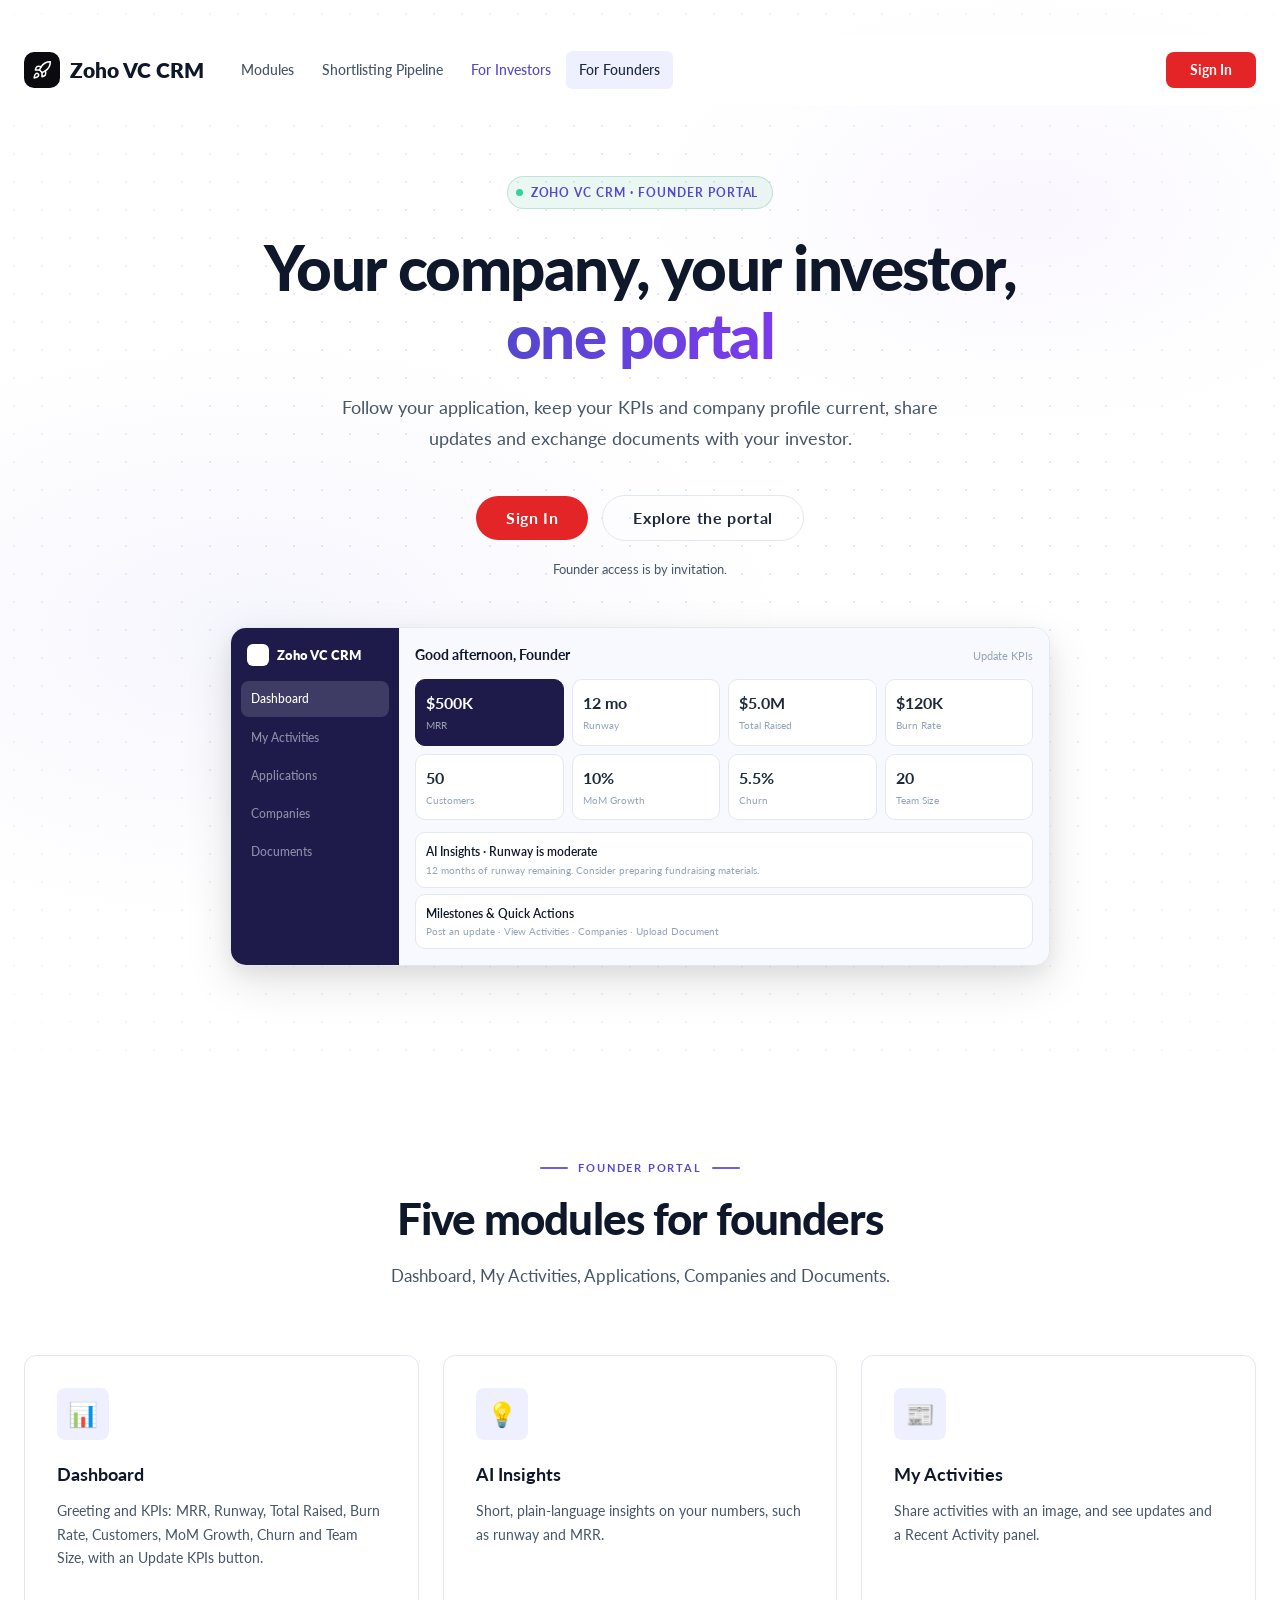
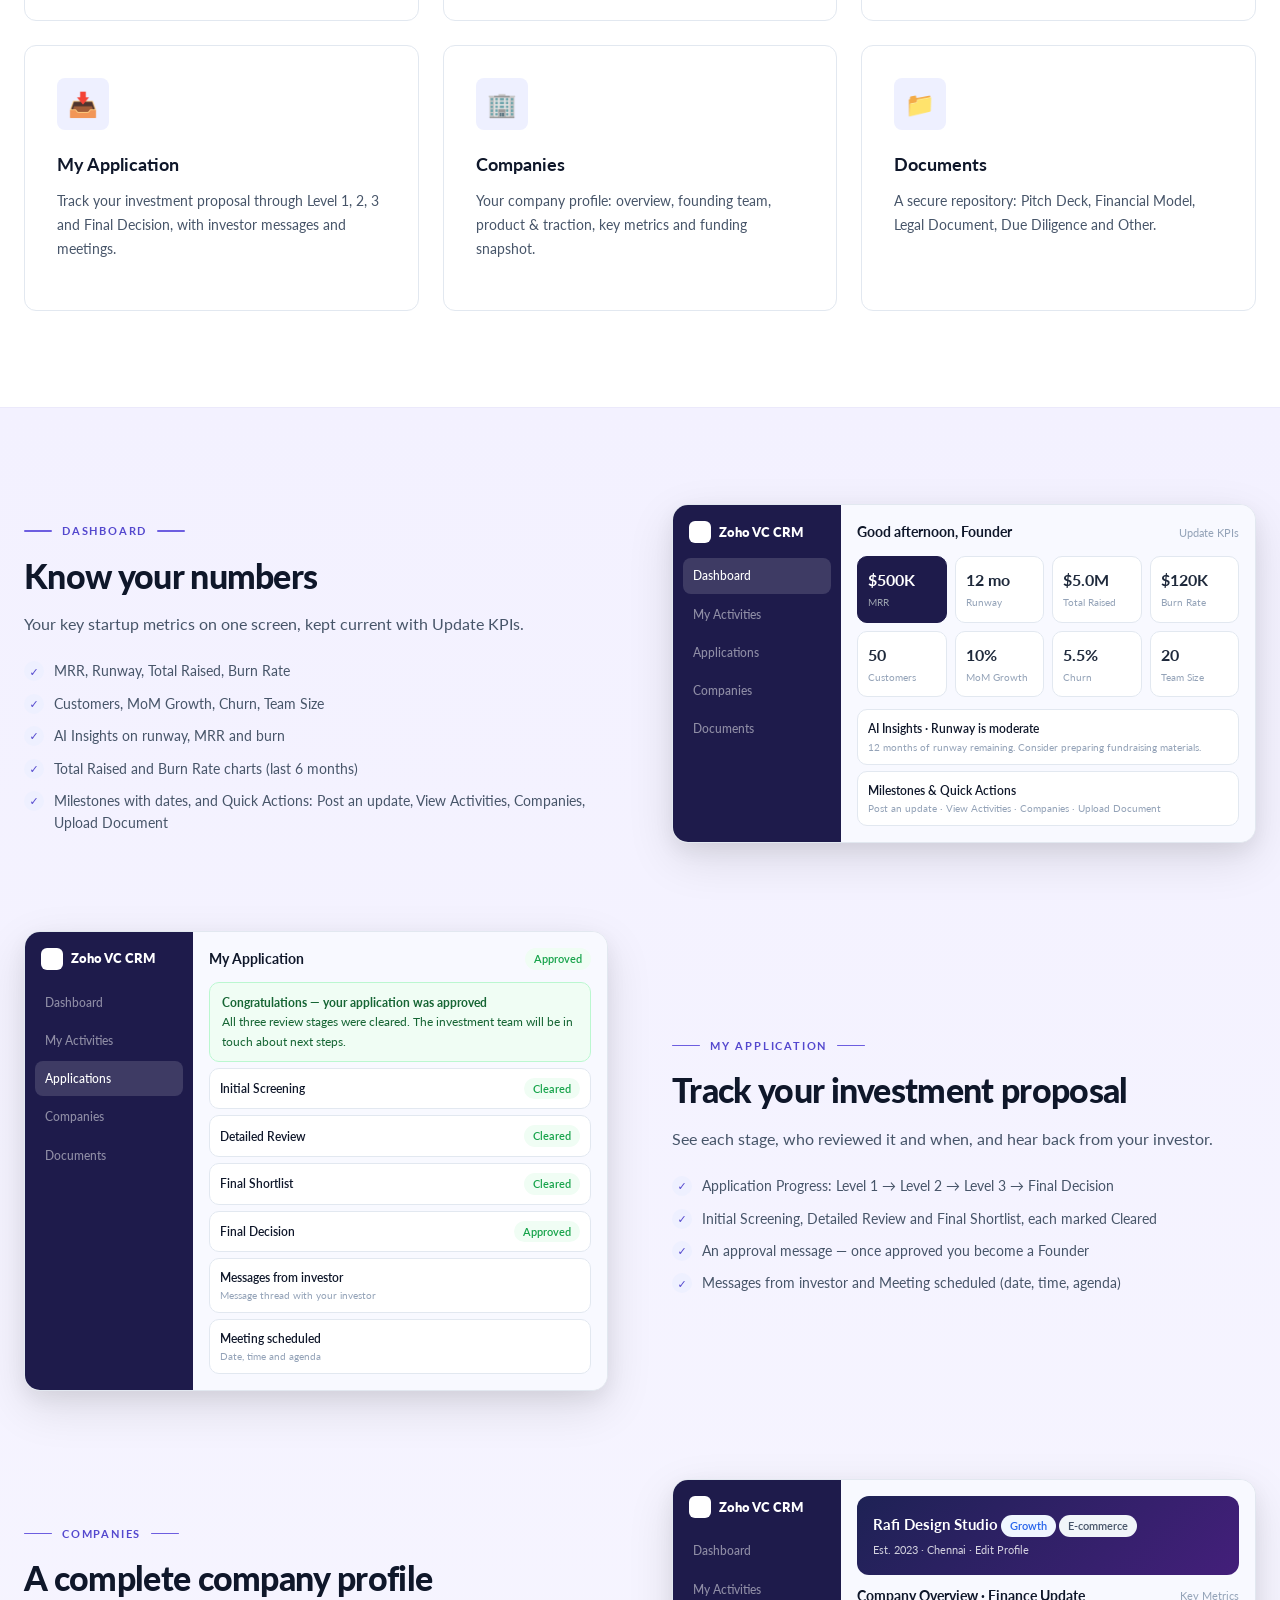
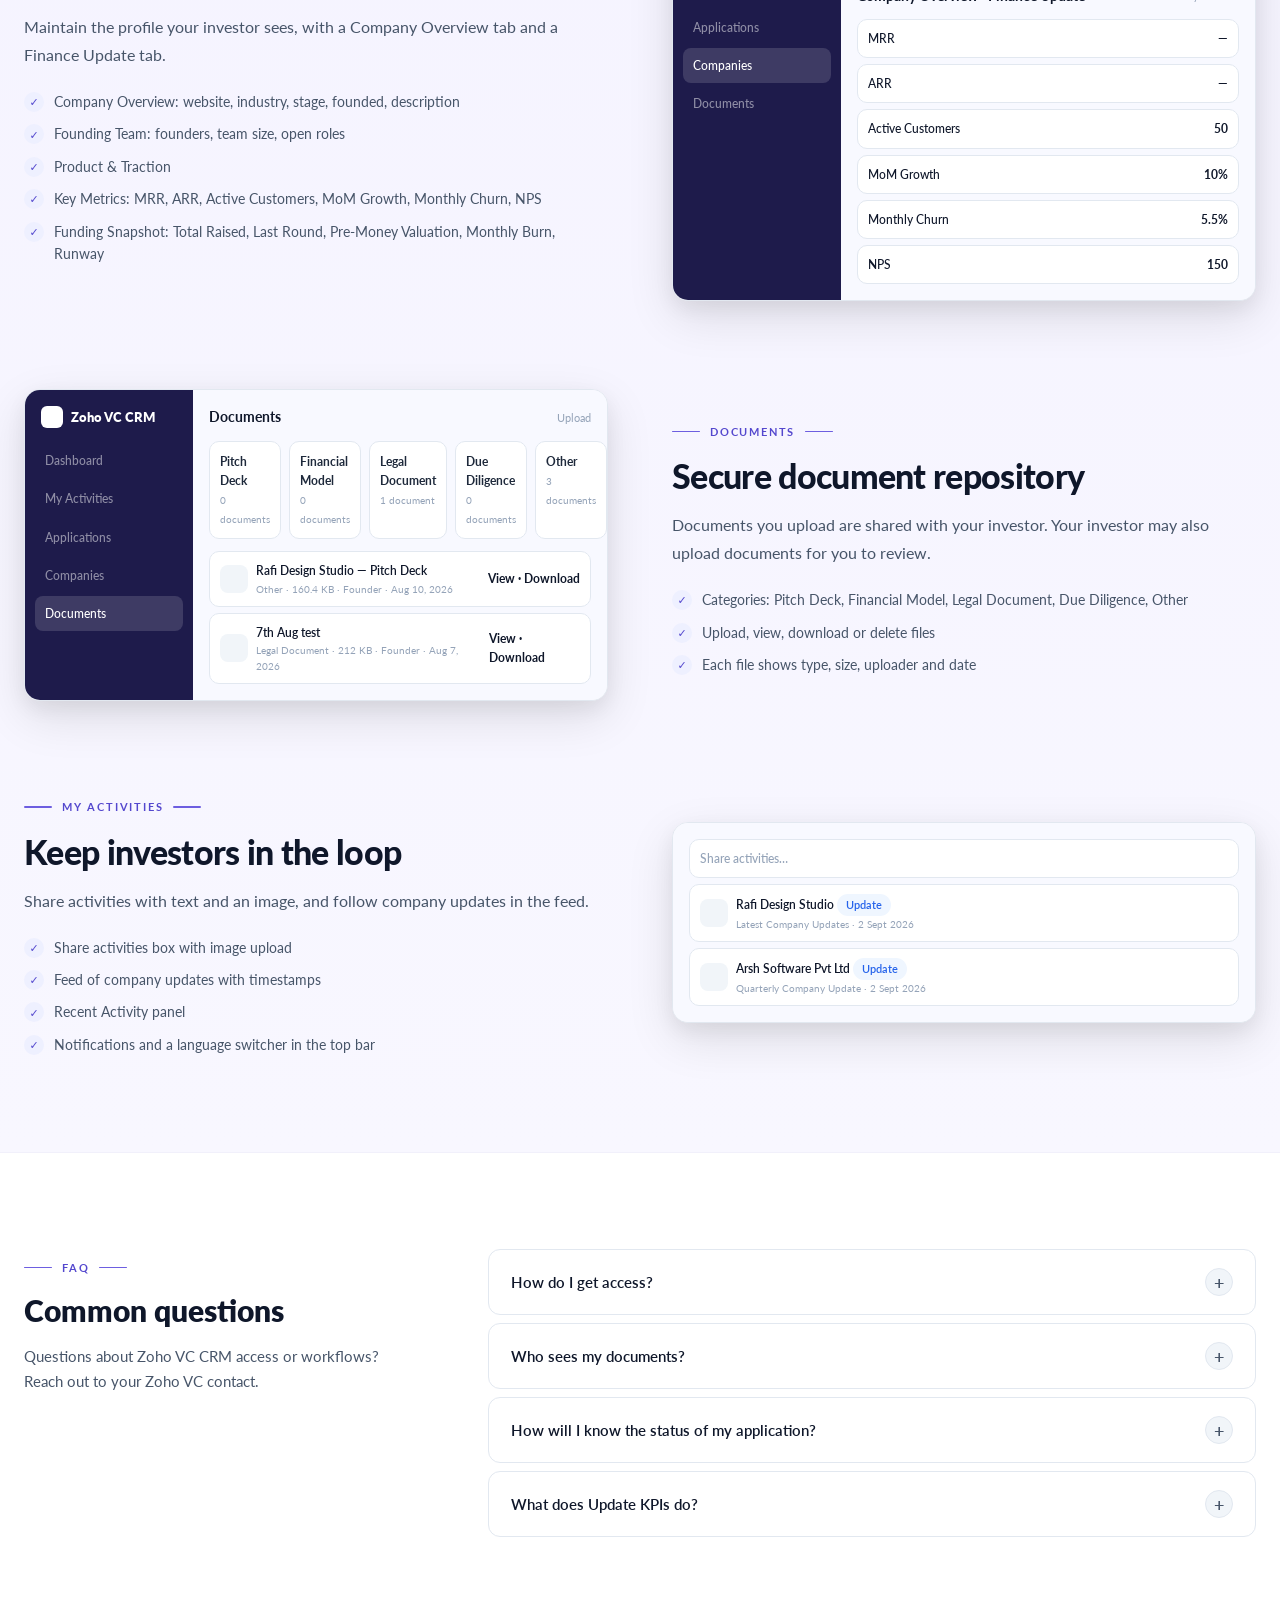
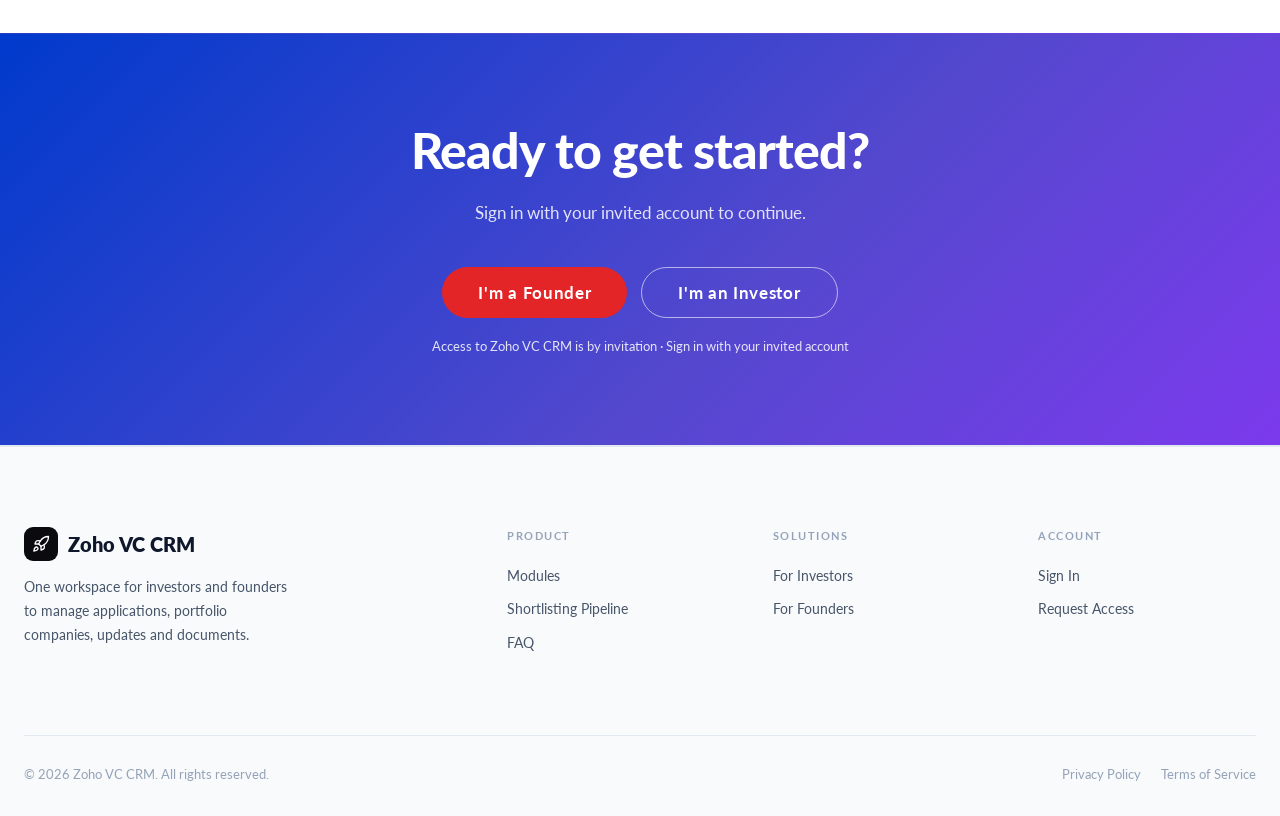
<file: founders.html>
<!DOCTYPE html>
<html lang="en">
<head>
  <meta charset="UTF-8" />
  <meta name="viewport" content="width=device-width, initial-scale=1.0" />
  <title>Zoho VC CRM for Founders — Dashboard, Application, Company & Documents</title>
  <meta name="description" content="Track your application, keep KPIs and your company profile current, share updates and manage documents with your investor in Zoho VC CRM." />
  <link rel="preconnect" href="https://fonts.googleapis.com" />
  <link rel="preconnect" href="https://fonts.gstatic.com" crossorigin />
  <link href="https://fonts.googleapis.com/css2?family=Lato:wght@300;400;700;900&family=Inter:wght@400;500;600;700;800&display=swap" rel="stylesheet" />
  <link rel="stylesheet" href="styles.css?v=12" />
  <link rel="stylesheet" href="product.css?v=12" />
  <link rel="stylesheet" href="theme.css?v=12" />
</head>
<body class="founder-page">
<header class="navbar" role="banner">
  <div class="container nav-inner">
    <a href="index.html" class="nav-logo"><span class="nav-logo-mark"><svg viewBox="0 0 24 24" fill="none" stroke="#fff" stroke-width="1.8" stroke-linecap="round" stroke-linejoin="round"><path d="M4.5 16.5c-1.5 1.3-2 5-2 5s3.7-.5 5-2c.7-.8.7-2.1-.1-2.9a2.2 2.2 0 0 0-2.9-.1z"/><path d="m12 15-3-3a22 22 0 0 1 2-3.9A12.9 12.9 0 0 1 22 2c0 2.7-.8 7.5-6 11a22 22 0 0 1-4 2z"/><path d="M9 12H4s.6-3 2-4c1.6-1.1 5 0 5 0M12 15v5s3-.6 4-2c1.1-1.6 0-5 0-5"/></svg></span>Zoho VC CRM</a>
    <nav class="nav-links" aria-label="Main navigation">
      <a href="index.html#modules" class="nav-link">Modules</a>
      <a href="index.html#modules" class="nav-link">Shortlisting Pipeline</a>
      <a href="investors.html" class="nav-link investor">For Investors</a>
      <a href="founders.html" class="nav-link founder active">For Founders</a>
    </nav>
    <div class="nav-actions">
      <a href="#" class="btn btn-founder">Sign In</a>
    </div>
    <button class="nav-hamburger" aria-label="Open navigation" aria-expanded="false"><span></span><span></span><span></span></button>
  </div>
</header>
<div class="mobile-drawer" aria-hidden="true">
  <a href="index.html#modules" class="mobile-nav-link">Modules</a>
  <a href="index.html#modules" class="mobile-nav-link">Shortlisting Pipeline</a>
  <a href="investors.html" class="mobile-nav-link">For Investors</a>
  <a href="founders.html" class="mobile-nav-link">For Founders</a>
  <div class="mobile-divider"></div>
  <div class="mobile-actions"><a href="#" class="btn btn-founder">Sign In</a></div>
</div>

<section class="hero founder-hero"><div class="hero-grid-bg"></div><div class="hero-glow"></div><div class="container"><div class="hero-layout">
  <div class="hero-copy">
    <div class="hero-badge"><span class="hero-badge-dot"></span>Zoho VC CRM · Founder portal</div>
    <h1 class="hero-title">Your company, your investor, <span class="hl">one portal</span></h1>
    <p class="hero-desc">Follow your application, keep your KPIs and company profile current, share updates and exchange documents with your investor.</p>
    <div class="hero-actions"><a href="#" class="btn btn-founder btn-lg">Sign In</a><a href="#features" class="btn btn-secondary btn-lg">Explore the portal</a></div>
    <p class="trust-text" style="margin-top:18px">Founder access is by invitation.</p>
  </div>
  <div class="hero-visual"><div class="aw"><div class="aw-side"><div class="aw-brand"><i></i>Zoho VC CRM</div><div class="aw-nav on">Dashboard</div><div class="aw-nav">My Activities</div><div class="aw-nav">Applications</div><div class="aw-nav">Companies</div><div class="aw-nav">Documents</div></div><div class="aw-main"><div class="aw-top"><span class="aw-title">Good afternoon, Founder</span><span class="aw-user">Update KPIs</span></div>
<div class="kpis"><div class="kpi dark"><b>$500K</b><span>MRR</span></div><div class="kpi"><b>12 mo</b><span>Runway</span></div><div class="kpi"><b>$5.0M</b><span>Total Raised</span></div><div class="kpi"><b>$120K</b><span>Burn Rate</span></div><div class="kpi"><b>50</b><span>Customers</span></div><div class="kpi"><b>10%</b><span>MoM Growth</span></div><div class="kpi"><b>5.5%</b><span>Churn</span></div><div class="kpi"><b>20</b><span>Team Size</span></div></div>
<div class="rows"><div class="row"><div><div class="nm">AI Insights · Runway is moderate</div><div class="mt">12 months of runway remaining. Consider preparing fundraising materials.</div></div></div>
<div class="row"><div><div class="nm">Milestones &amp; Quick Actions</div><div class="mt">Post an update · View Activities · Companies · Upload Document</div></div></div></div></div></div></div>
</div></div></section>
<section id="features" class="section-py bg-white"><div class="container">
  <div class="section-header" data-animate><div class="eyebrow">Founder portal</div><h2 class="section-heading">Five modules for founders</h2><p class="section-sub">Dashboard, My Activities, Applications, Companies and Documents.</p></div>
<div class="mod-grid"><div class="feature-card" data-animate><div class="feature-icon">📊</div><h3 class="feature-title">Dashboard</h3><p class="feature-desc">Greeting and KPIs: MRR, Runway, Total Raised, Burn Rate, Customers, MoM Growth, Churn and Team Size, with an Update KPIs button.</p></div><div class="feature-card" data-animate><div class="feature-icon">💡</div><h3 class="feature-title">AI Insights</h3><p class="feature-desc">Short, plain-language insights on your numbers, such as runway and MRR.</p></div><div class="feature-card" data-animate><div class="feature-icon">📰</div><h3 class="feature-title">My Activities</h3><p class="feature-desc">Share activities with an image, and see updates and a Recent Activity panel.</p></div><div class="feature-card" data-animate><div class="feature-icon">📥</div><h3 class="feature-title">My Application</h3><p class="feature-desc">Track your investment proposal through Level 1, 2, 3 and Final Decision, with investor messages and meetings.</p></div><div class="feature-card" data-animate><div class="feature-icon">🏢</div><h3 class="feature-title">Companies</h3><p class="feature-desc">Your company profile: overview, founding team, product &amp; traction, key metrics and funding snapshot.</p></div><div class="feature-card" data-animate><div class="feature-icon">📁</div><h3 class="feature-title">Documents</h3><p class="feature-desc">A secure repository: Pitch Deck, Financial Model, Legal Document, Due Diligence and Other.</p></div></div>
</div></section>

<section id="how" class="section-py bg-light"><div class="container">
  <div class="split"><div data-animate><div class="eyebrow">Dashboard</div><h3>Know your numbers</h3><p class="lead">Your key startup metrics on one screen, kept current with Update KPIs.</p>
    <ul class="ticks"><li>MRR, Runway, Total Raised, Burn Rate</li><li>Customers, MoM Growth, Churn, Team Size</li><li>AI Insights on runway, MRR and burn</li><li>Total Raised and Burn Rate charts (last 6 months)</li><li>Milestones with dates, and Quick Actions: Post an update, View Activities, Companies, Upload Document</li></ul></div>
    <div data-animate><div class="aw"><div class="aw-side"><div class="aw-brand"><i></i>Zoho VC CRM</div><div class="aw-nav on">Dashboard</div><div class="aw-nav">My Activities</div><div class="aw-nav">Applications</div><div class="aw-nav">Companies</div><div class="aw-nav">Documents</div></div><div class="aw-main"><div class="aw-top"><span class="aw-title">Good afternoon, Founder</span><span class="aw-user">Update KPIs</span></div>
<div class="kpis"><div class="kpi dark"><b>$500K</b><span>MRR</span></div><div class="kpi"><b>12 mo</b><span>Runway</span></div><div class="kpi"><b>$5.0M</b><span>Total Raised</span></div><div class="kpi"><b>$120K</b><span>Burn Rate</span></div><div class="kpi"><b>50</b><span>Customers</span></div><div class="kpi"><b>10%</b><span>MoM Growth</span></div><div class="kpi"><b>5.5%</b><span>Churn</span></div><div class="kpi"><b>20</b><span>Team Size</span></div></div>
<div class="rows"><div class="row"><div><div class="nm">AI Insights · Runway is moderate</div><div class="mt">12 months of runway remaining. Consider preparing fundraising materials.</div></div></div>
<div class="row"><div><div class="nm">Milestones &amp; Quick Actions</div><div class="mt">Post an update · View Activities · Companies · Upload Document</div></div></div></div></div></div></div></div>
  <div class="split flip"><div data-animate><div class="eyebrow">My Application</div><h3>Track your investment proposal</h3><p class="lead">See each stage, who reviewed it and when, and hear back from your investor.</p>
    <ul class="ticks"><li>Application Progress: Level 1 → Level 2 → Level 3 → Final Decision</li><li>Initial Screening, Detailed Review and Final Shortlist, each marked Cleared</li><li>An approval message — once approved you become a Founder</li><li>Messages from investor and Meeting scheduled (date, time, agenda)</li></ul></div>
    <div data-animate><div class="aw"><div class="aw-side"><div class="aw-brand"><i></i>Zoho VC CRM</div><div class="aw-nav">Dashboard</div><div class="aw-nav">My Activities</div><div class="aw-nav on">Applications</div><div class="aw-nav">Companies</div><div class="aw-nav">Documents</div></div><div class="aw-main"><div class="aw-top"><span class="aw-title">My Application</span><span class="tag approved">Approved</span></div>
<div class="decision"><b>Congratulations — your application was approved</b><br>All three review stages were cleared. The investment team will be in touch about next steps.</div>
<div class="rows"><div class="row"><div class="nm">Initial Screening</div><div class="end"><span class="tag cleared">Cleared</span></div></div><div class="row"><div class="nm">Detailed Review</div><div class="end"><span class="tag cleared">Cleared</span></div></div><div class="row"><div class="nm">Final Shortlist</div><div class="end"><span class="tag cleared">Cleared</span></div></div><div class="row"><div class="nm">Final Decision</div><div class="end"><span class="tag approved">Approved</span></div></div>
<div class="row"><div><div class="nm">Messages from investor</div><div class="mt">Message thread with your investor</div></div></div><div class="row"><div><div class="nm">Meeting scheduled</div><div class="mt">Date, time and agenda</div></div></div></div></div></div></div></div>
  <div class="split"><div data-animate><div class="eyebrow">Companies</div><h3>A complete company profile</h3><p class="lead">Maintain the profile your investor sees, with a Company Overview tab and a Finance Update tab.</p>
    <ul class="ticks"><li>Company Overview: website, industry, stage, founded, description</li><li>Founding Team: founders, team size, open roles</li><li>Product &amp; Traction</li><li>Key Metrics: MRR, ARR, Active Customers, MoM Growth, Monthly Churn, NPS</li><li>Funding Snapshot: Total Raised, Last Round, Pre-Money Valuation, Monthly Burn, Runway</li></ul></div>
    <div data-animate><div class="aw"><div class="aw-side"><div class="aw-brand"><i></i>Zoho VC CRM</div><div class="aw-nav">Dashboard</div><div class="aw-nav">My Activities</div><div class="aw-nav">Applications</div><div class="aw-nav on">Companies</div><div class="aw-nav">Documents</div></div><div class="aw-main"><div style="background:linear-gradient(135deg,#1E2255,#431F7A);color:#fff;border-radius:12px;padding:16px;margin-bottom:10px"><b style="font-size:15px">Rafi Design Studio</b> <span class="tag preseed">Growth</span> <span class="tag">E-commerce</span><div style="font-size:11px;opacity:.8;margin-top:4px">Est. 2023 · Chennai · Edit Profile</div></div>
<div class="aw-top"><span class="aw-title">Company Overview · Finance Update</span><span class="aw-user">Key Metrics</span></div><div class="rows"><div class="row"><div class="nm" style="font-weight:500">MRR</div><div class="end">—</div></div><div class="row"><div class="nm" style="font-weight:500">ARR</div><div class="end">—</div></div><div class="row"><div class="nm" style="font-weight:500">Active Customers</div><div class="end">50</div></div><div class="row"><div class="nm" style="font-weight:500">MoM Growth</div><div class="end">10%</div></div><div class="row"><div class="nm" style="font-weight:500">Monthly Churn</div><div class="end">5.5%</div></div><div class="row"><div class="nm" style="font-weight:500">NPS</div><div class="end">150</div></div></div></div></div></div></div>
  <div class="split flip"><div data-animate><div class="eyebrow">Documents</div><h3>Secure document repository</h3><p class="lead">Documents you upload are shared with your investor. Your investor may also upload documents for you to review.</p>
    <ul class="ticks"><li>Categories: Pitch Deck, Financial Model, Legal Document, Due Diligence, Other</li><li>Upload, view, download or delete files</li><li>Each file shows type, size, uploader and date</li></ul></div>
    <div data-animate><div class="aw"><div class="aw-side"><div class="aw-brand"><i></i>Zoho VC CRM</div><div class="aw-nav">Dashboard</div><div class="aw-nav">My Activities</div><div class="aw-nav">Applications</div><div class="aw-nav">Companies</div><div class="aw-nav on">Documents</div></div><div class="aw-main"><div class="aw-top"><span class="aw-title">Documents</span><span class="aw-user">Upload</span></div>
<div class="kpis" style="grid-template-columns:repeat(5,1fr)"><div class="kpi"><b style="font-size:12px">Pitch Deck</b><span>0 documents</span></div><div class="kpi"><b style="font-size:12px">Financial Model</b><span>0 documents</span></div><div class="kpi"><b style="font-size:12px">Legal Document</b><span>1 document</span></div><div class="kpi"><b style="font-size:12px">Due Diligence</b><span>0 documents</span></div><div class="kpi"><b style="font-size:12px">Other</b><span>3 documents</span></div></div>
<div class="rows"><div class="row"><span class="logo-sq"></span><div><div class="nm">Rafi Design Studio — Pitch Deck</div><div class="mt">Other · 160.4 KB · Founder · Aug 10, 2026</div></div><div class="end">View · Download</div></div>
<div class="row"><span class="logo-sq"></span><div><div class="nm">7th Aug test</div><div class="mt">Legal Document · 212 KB · Founder · Aug 7, 2026</div></div><div class="end">View · Download</div></div></div></div></div></div></div>
  <div class="split"><div data-animate><div class="eyebrow">My Activities</div><h3>Keep investors in the loop</h3><p class="lead">Share activities with text and an image, and follow company updates in the feed.</p>
    <ul class="ticks"><li>Share activities box with image upload</li><li>Feed of company updates with timestamps</li><li>Recent Activity panel</li><li>Notifications and a language switcher in the top bar</li></ul></div>
    <div data-animate><div class="aw" style="grid-template-columns:1fr"><div class="aw-main"><div class="rows"><div class="row"><div class="nm" style="color:#94A3B8;font-weight:500">Share activities…</div></div><div class="row"><span class="logo-sq"></span><div><div class="nm">Rafi Design Studio <span class="tag preseed">Update</span></div><div class="mt">Latest Company Updates · 2 Sept 2026</div></div></div><div class="row"><span class="logo-sq"></span><div><div class="nm">Arsh Software Pvt Ltd <span class="tag preseed">Update</span></div><div class="mt">Quarterly Company Update · 2 Sept 2026</div></div></div></div></div></div></div></div>
</div></section>
<section id="faq" class="section-py bg-white"><div class="container"><div class="faq-layout">
  <div data-animate><div class="eyebrow">FAQ</div><h2 class="faq-side-title">Common questions</h2><p class="faq-side-desc">Questions about Zoho VC CRM access or workflows? Reach out to your Zoho VC contact.</p></div>
  <div class="faq-list" data-animate><div class="faq-item"><div class="faq-q">How do I get access?<span class="faq-toggle">+</span></div><div class="faq-a"><p>Founder access is by invitation. Sign in with the account you were invited with.</p></div></div><div class="faq-item"><div class="faq-q">Who sees my documents?<span class="faq-toggle">+</span></div><div class="faq-a"><p>Documents you upload are shared with your investor. Your investor may also upload documents for you to review.</p></div></div><div class="faq-item"><div class="faq-q">How will I know the status of my application?<span class="faq-toggle">+</span></div><div class="faq-a"><p>My Application shows your progress through Level 1, Level 2, Level 3 and the final decision, plus any messages and scheduled meetings from your investor.</p></div></div><div class="faq-item"><div class="faq-q">What does Update KPIs do?<span class="faq-toggle">+</span></div><div class="faq-a"><p>It lets you keep MRR, runway, total raised, burn rate, customers, growth, churn and team size current on your dashboard.</p></div></div></div></div></div></section>
<section class="cta-section" aria-label="Call to action"><div class="container"><div class="cta-inner" data-animate>
  <h2 class="cta-title">Ready to get started?</h2><p class="cta-desc">Sign in with your invited account to continue.</p>
  <div class="cta-actions"><a href="founders.html" class="btn btn-primary btn-xl">I'm a Founder</a><a href="investors.html" class="btn btn-secondary btn-xl">I'm an Investor</a></div>
  <p class="cta-note">Access to Zoho VC CRM is by invitation · Sign in with your invited account</p>
</div></div></section>
<footer class="footer" role="contentinfo">
  <div class="container">
    <div class="footer-grid" style="grid-template-columns:2fr 1fr 1fr 1fr;">
      <div>
        <div class="footer-brand-logo"><div class="footer-logo-mark"><svg viewBox="0 0 24 24" fill="none" stroke="#fff" stroke-width="1.8" stroke-linecap="round" stroke-linejoin="round"><path d="M4.5 16.5c-1.5 1.3-2 5-2 5s3.7-.5 5-2c.7-.8.7-2.1-.1-2.9a2.2 2.2 0 0 0-2.9-.1z"/><path d="m12 15-3-3a22 22 0 0 1 2-3.9A12.9 12.9 0 0 1 22 2c0 2.7-.8 7.5-6 11a22 22 0 0 1-4 2z"/><path d="M9 12H4s.6-3 2-4c1.6-1.1 5 0 5 0M12 15v5s3-.6 4-2c1.1-1.6 0-5 0-5"/></svg></div>Zoho VC CRM</div>
        <p class="footer-tagline">One workspace for investors and founders to manage applications, portfolio companies, updates and documents.</p>
      </div>
      <div><div class="footer-col-hd">Product</div><div class="footer-links">
        <a href="index.html#modules" class="footer-link">Modules</a>
        <a href="index.html#modules" class="footer-link">Shortlisting Pipeline</a>
        <a href="index.html#faq" class="footer-link">FAQ</a></div></div>
      <div><div class="footer-col-hd">Solutions</div><div class="footer-links">
        <a href="investors.html" class="footer-link">For Investors</a>
        <a href="founders.html" class="footer-link">For Founders</a></div></div>
      <div><div class="footer-col-hd">Account</div><div class="footer-links">
        <a href="#" class="footer-link">Sign In</a>
        <a href="#" class="footer-link">Request Access</a></div></div>
    </div>
    <div class="footer-bottom">
      <p class="footer-copy">© 2026 Zoho VC CRM. All rights reserved.</p>
      <div class="footer-legal"><a href="#">Privacy Policy</a><a href="#">Terms of Service</a></div>
    </div>
  </div>
</footer>
<script src="script.js?v=13"></script>
</body>
</html>
</file>
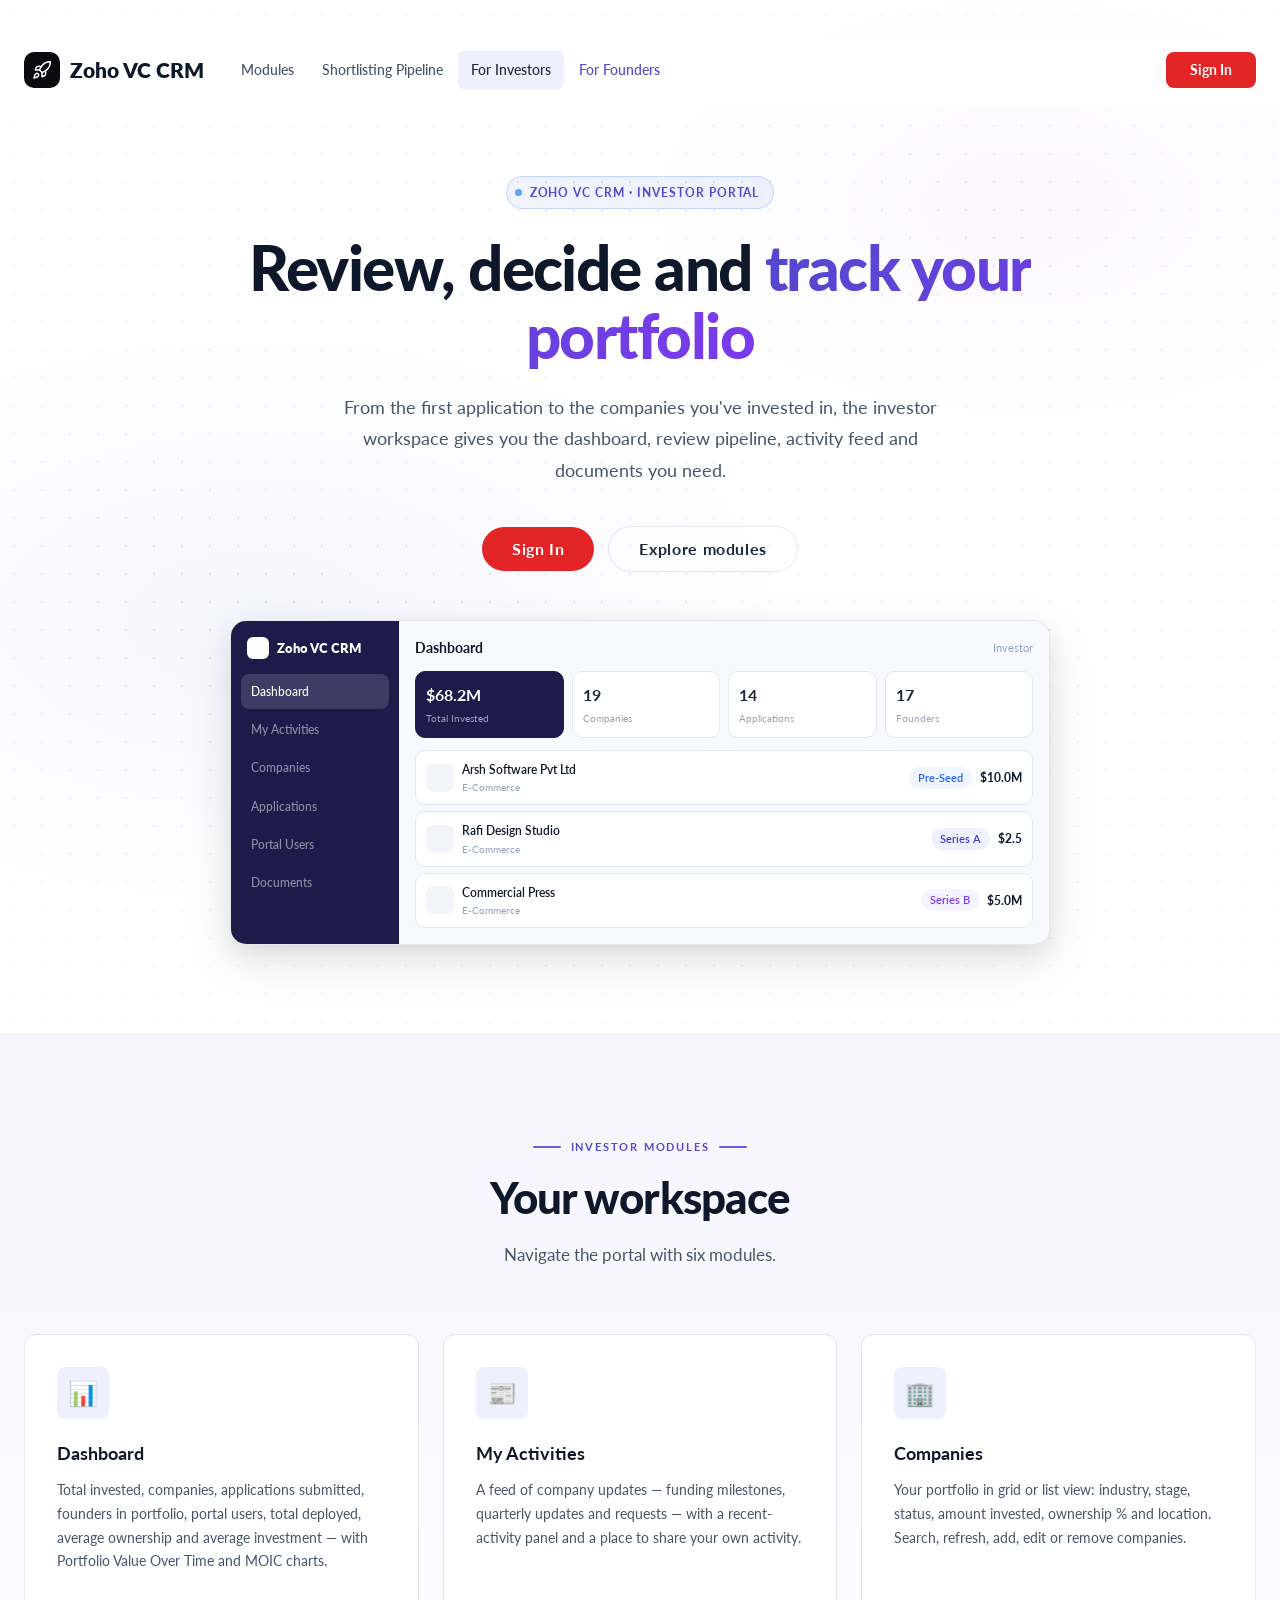
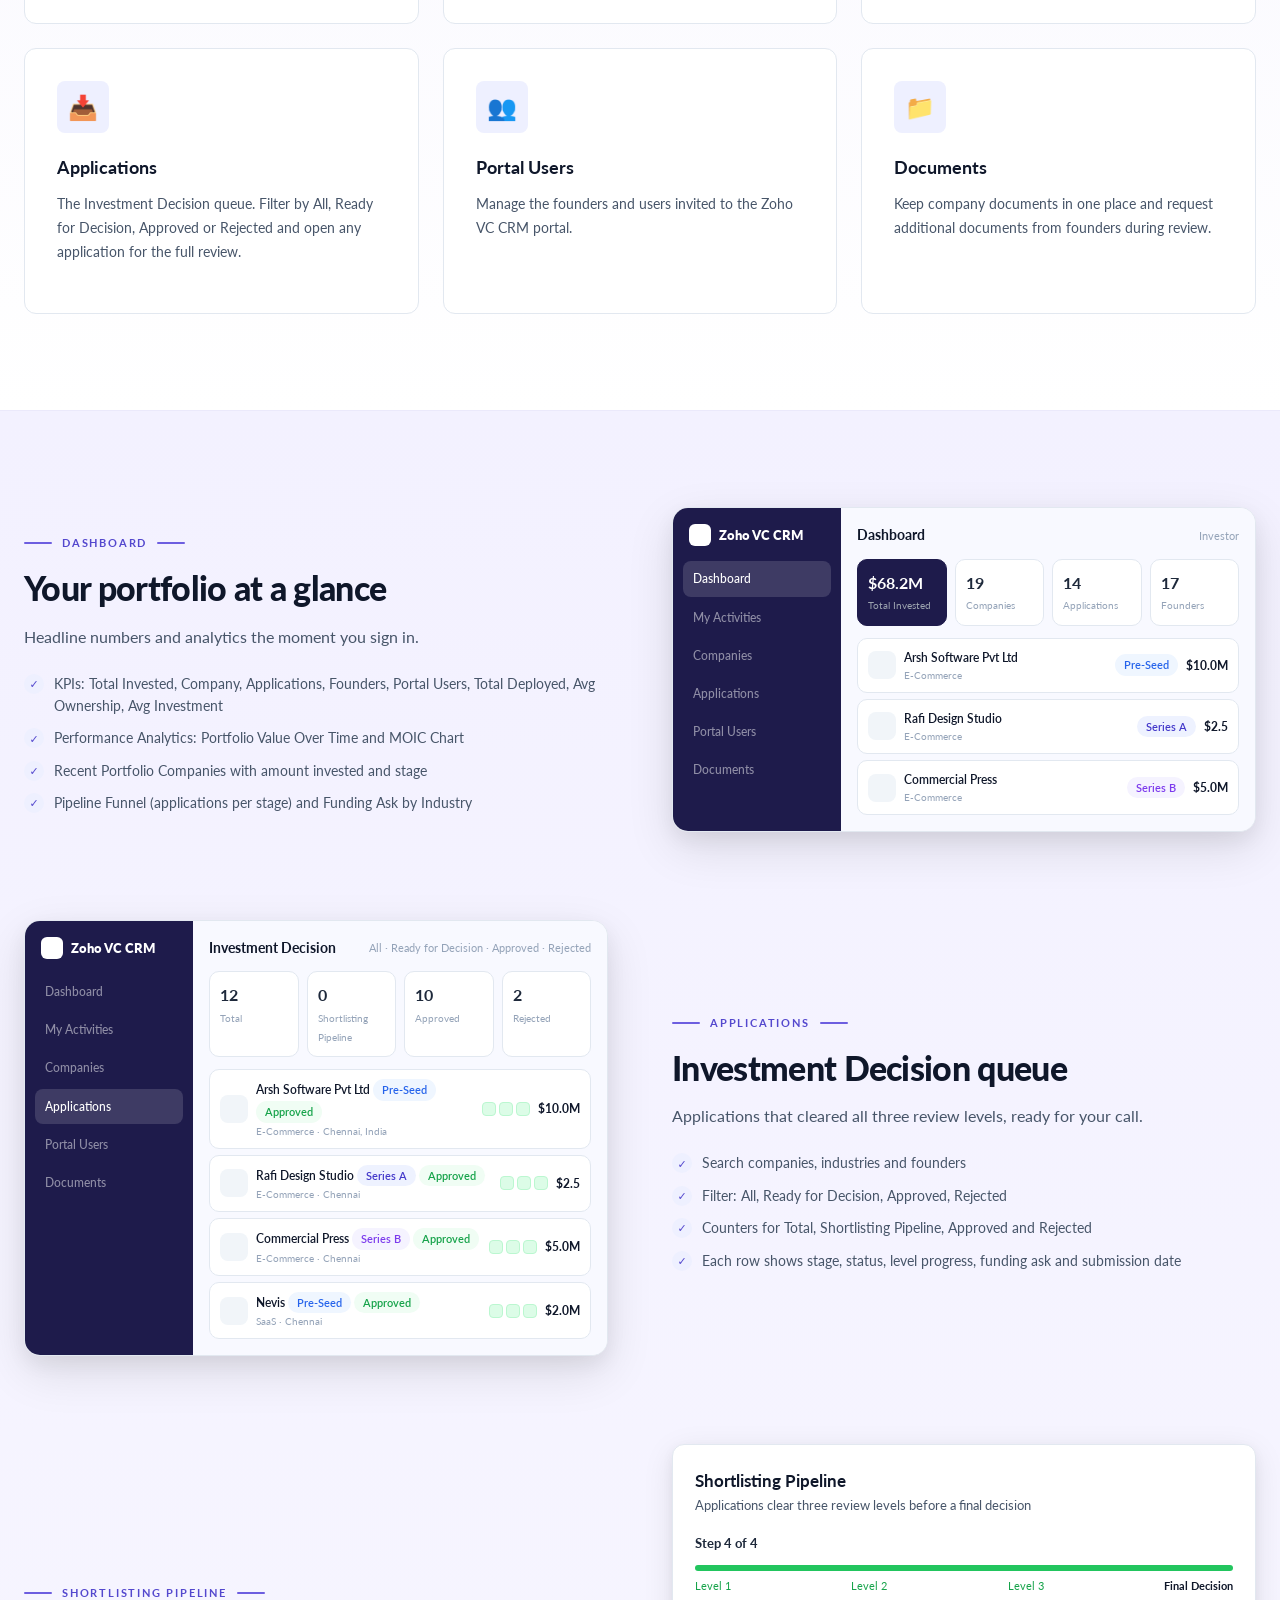
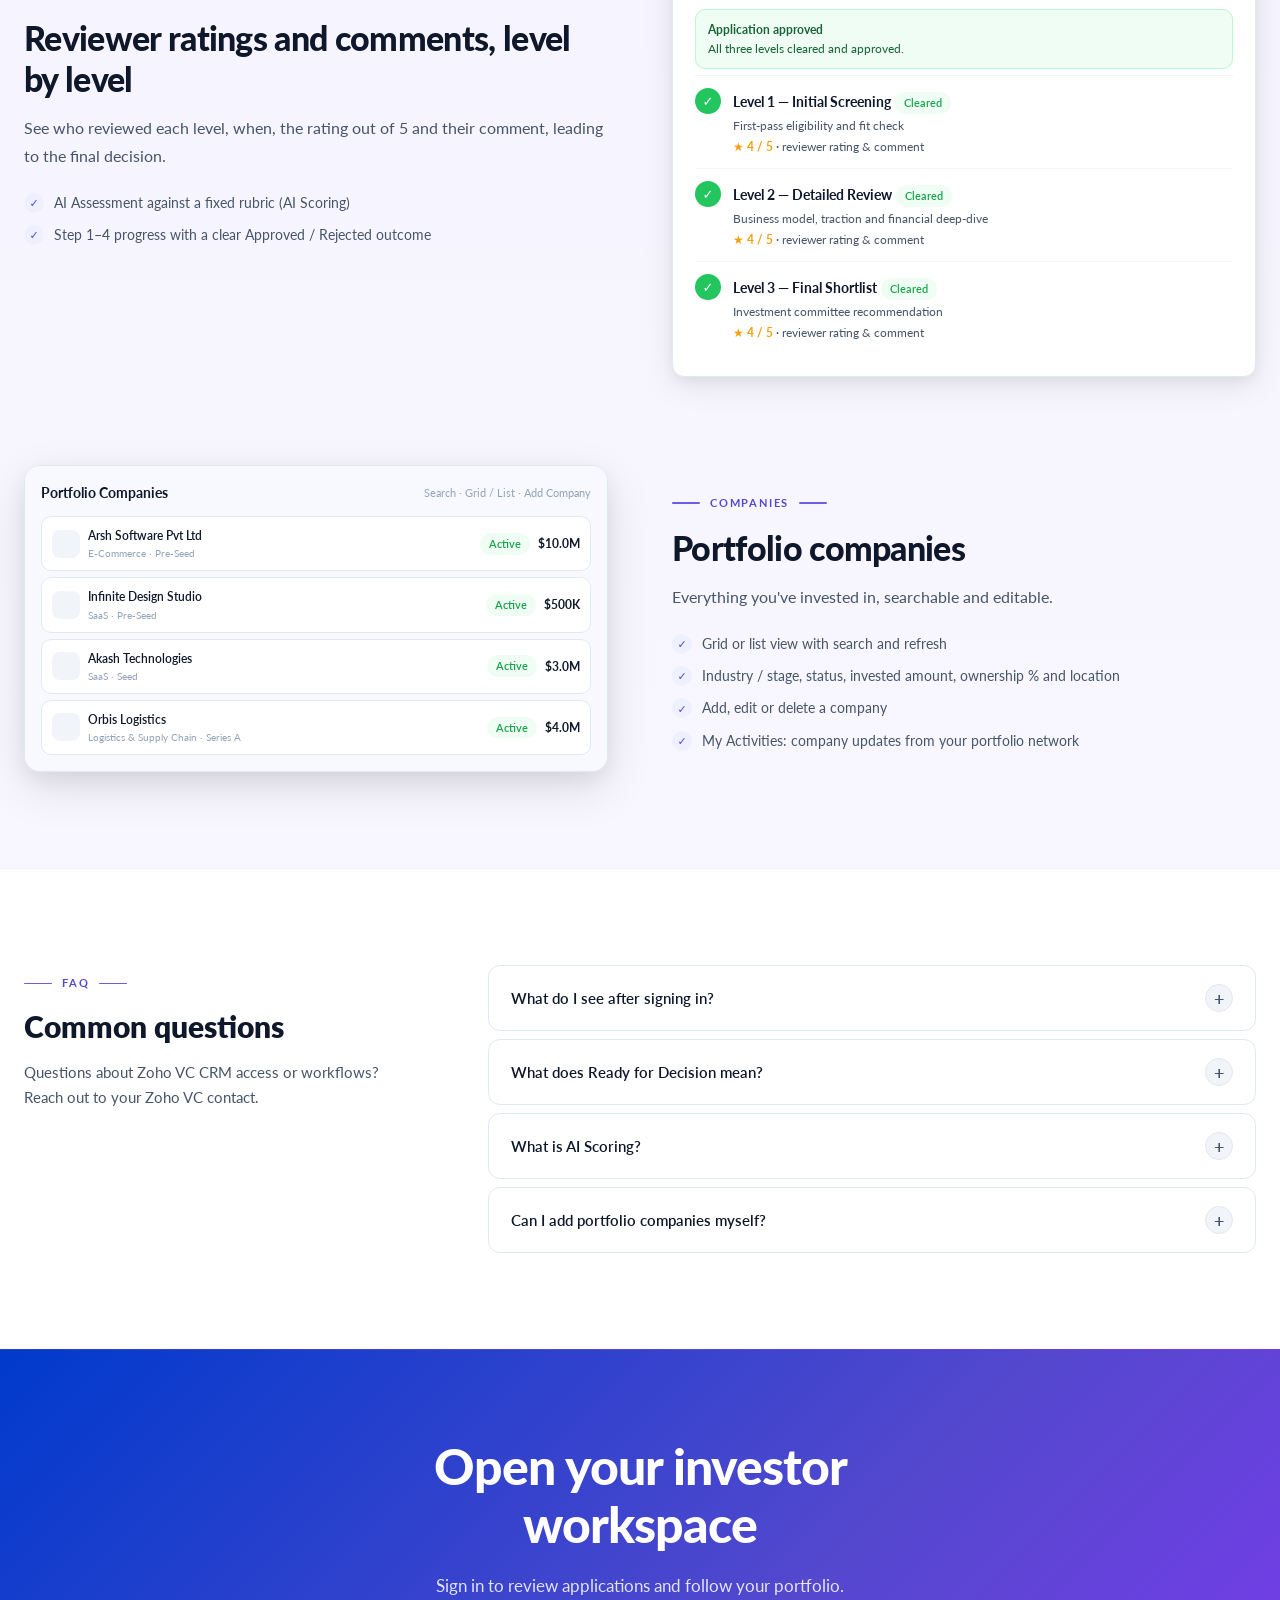
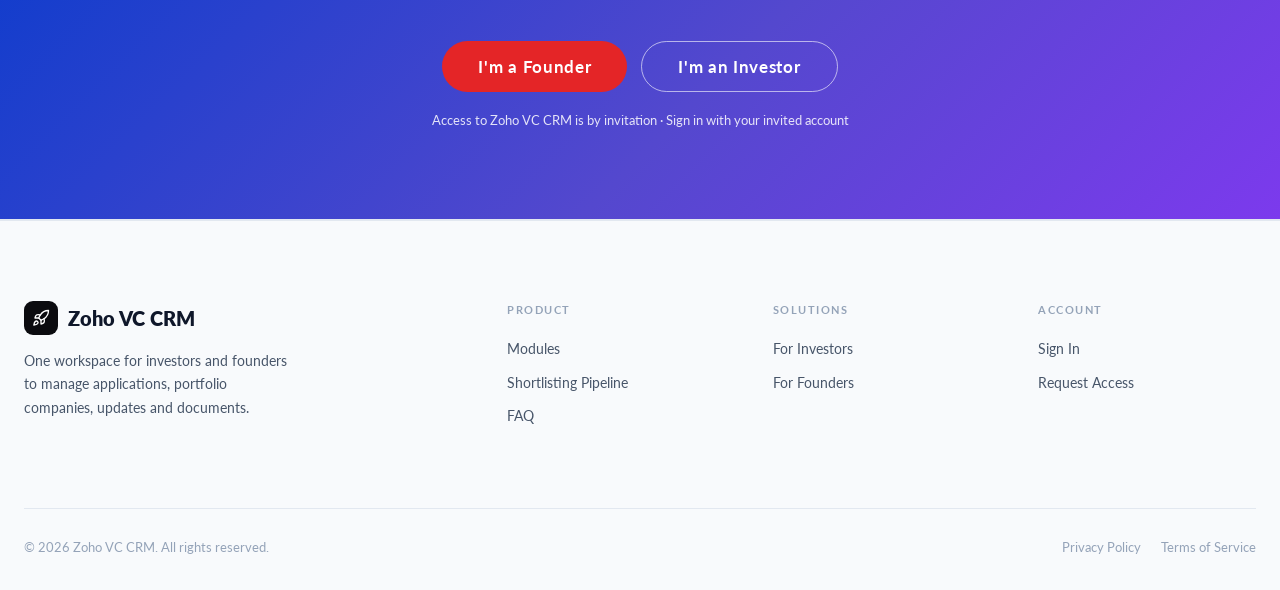
<file: investors.html>
<!DOCTYPE html>
<html lang="en">
<head>
  <meta charset="UTF-8" />
  <meta name="viewport" content="width=device-width, initial-scale=1.0" />
  <title>Zoho VC CRM for Investors — Applications, Portfolio & Activities</title>
  <meta name="description" content="Review applications through a three-level shortlisting pipeline, track portfolio companies, follow activities and manage documents in Zoho VC CRM." />
  <link rel="preconnect" href="https://fonts.googleapis.com" />
  <link rel="preconnect" href="https://fonts.gstatic.com" crossorigin />
  <link href="https://fonts.googleapis.com/css2?family=Lato:wght@300;400;700;900&family=Inter:wght@400;500;600;700;800&display=swap" rel="stylesheet" />
  <link rel="stylesheet" href="styles.css?v=12" />
  <link rel="stylesheet" href="product.css?v=12" />
  <link rel="stylesheet" href="theme.css?v=12" />
</head>
<body class="">
<header class="navbar" role="banner">
  <div class="container nav-inner">
    <a href="index.html" class="nav-logo"><span class="nav-logo-mark"><svg viewBox="0 0 24 24" fill="none" stroke="#fff" stroke-width="1.8" stroke-linecap="round" stroke-linejoin="round"><path d="M4.5 16.5c-1.5 1.3-2 5-2 5s3.7-.5 5-2c.7-.8.7-2.1-.1-2.9a2.2 2.2 0 0 0-2.9-.1z"/><path d="m12 15-3-3a22 22 0 0 1 2-3.9A12.9 12.9 0 0 1 22 2c0 2.7-.8 7.5-6 11a22 22 0 0 1-4 2z"/><path d="M9 12H4s.6-3 2-4c1.6-1.1 5 0 5 0M12 15v5s3-.6 4-2c1.1-1.6 0-5 0-5"/></svg></span>Zoho VC CRM</a>
    <nav class="nav-links" aria-label="Main navigation">
      <a href="index.html#modules" class="nav-link">Modules</a>
      <a href="index.html#modules" class="nav-link">Shortlisting Pipeline</a>
      <a href="investors.html" class="nav-link investor active">For Investors</a>
      <a href="founders.html" class="nav-link founder">For Founders</a>
    </nav>
    <div class="nav-actions">
      <a href="#" class="btn btn-investor">Sign In</a>
    </div>
    <button class="nav-hamburger" aria-label="Open navigation" aria-expanded="false"><span></span><span></span><span></span></button>
  </div>
</header>
<div class="mobile-drawer" aria-hidden="true">
  <a href="index.html#modules" class="mobile-nav-link">Modules</a>
  <a href="index.html#modules" class="mobile-nav-link">Shortlisting Pipeline</a>
  <a href="investors.html" class="mobile-nav-link">For Investors</a>
  <a href="founders.html" class="mobile-nav-link">For Founders</a>
  <div class="mobile-divider"></div>
  <div class="mobile-actions"><a href="#" class="btn btn-investor">Sign In</a></div>
</div>

<section class="hero investor-hero"><div class="hero-grid-bg"></div><div class="hero-glow"></div><div class="container"><div class="hero-layout">
  <div class="hero-copy">
    <div class="hero-badge"><span class="hero-badge-dot"></span>Zoho VC CRM · Investor portal</div>
    <h1 class="hero-title">Review, decide and <span class="hl">track your portfolio</span></h1>
    <p class="hero-desc">From the first application to the companies you've invested in, the investor workspace gives you the dashboard, review pipeline, activity feed and documents you need.</p>
    <div class="hero-actions"><a href="#" class="btn btn-investor btn-lg">Sign In</a><a href="#modules" class="btn btn-secondary btn-lg">Explore modules</a></div>
  </div>
  <div class="hero-visual"><div class="aw"><div class="aw-side"><div class="aw-brand"><i></i>Zoho VC CRM</div>
<div class="aw-nav on">Dashboard</div><div class="aw-nav">My Activities</div><div class="aw-nav">Companies</div><div class="aw-nav">Applications</div><div class="aw-nav">Portal Users</div><div class="aw-nav">Documents</div></div>
<div class="aw-main"><div class="aw-top"><span class="aw-title">Dashboard</span><span class="aw-user">Investor</span></div>
<div class="kpis"><div class="kpi dark"><b>$68.2M</b><span>Total Invested</span></div><div class="kpi"><b>19</b><span>Companies</span></div><div class="kpi"><b>14</b><span>Applications</span></div><div class="kpi"><b>17</b><span>Founders</span></div></div>
<div class="rows"><div class="row"><span class="logo-sq"></span><div><div class="nm">Arsh Software Pvt Ltd</div><div class="mt">E-Commerce</div></div><div class="end"><span class="tag preseed">Pre-Seed</span>$10.0M</div></div>
<div class="row"><span class="logo-sq"></span><div><div class="nm">Rafi Design Studio</div><div class="mt">E-Commerce</div></div><div class="end"><span class="tag seriesa">Series A</span>$2.5</div></div>
<div class="row"><span class="logo-sq"></span><div><div class="nm">Commercial Press</div><div class="mt">E-Commerce</div></div><div class="end"><span class="tag seriesb">Series B</span>$5.0M</div></div></div></div></div></div>
</div></div></section>
<section id="modules" class="section-py bg-white"><div class="container">
  <div class="section-header" data-animate><div class="eyebrow">Investor modules</div><h2 class="section-heading">Your workspace</h2><p class="section-sub">Navigate the portal with six modules.</p></div>
<div class="mod-grid"><div class="feature-card" data-animate><div class="feature-icon">📊</div><h3 class="feature-title">Dashboard</h3><p class="feature-desc">Total invested, companies, applications submitted, founders in portfolio, portal users, total deployed, average ownership and average investment — with Portfolio Value Over Time and MOIC charts.</p></div><div class="feature-card" data-animate><div class="feature-icon">📰</div><h3 class="feature-title">My Activities</h3><p class="feature-desc">A feed of company updates — funding milestones, quarterly updates and requests — with a recent-activity panel and a place to share your own activity.</p></div><div class="feature-card" data-animate><div class="feature-icon">🏢</div><h3 class="feature-title">Companies</h3><p class="feature-desc">Your portfolio in grid or list view: industry, stage, status, amount invested, ownership % and location. Search, refresh, add, edit or remove companies.</p></div><div class="feature-card" data-animate><div class="feature-icon">📥</div><h3 class="feature-title">Applications</h3><p class="feature-desc">The Investment Decision queue. Filter by All, Ready for Decision, Approved or Rejected and open any application for the full review.</p></div><div class="feature-card" data-animate><div class="feature-icon">👥</div><h3 class="feature-title">Portal Users</h3><p class="feature-desc">Manage the founders and users invited to the Zoho VC CRM portal.</p></div><div class="feature-card" data-animate><div class="feature-icon">📁</div><h3 class="feature-title">Documents</h3><p class="feature-desc">Keep company documents in one place and request additional documents from founders during review.</p></div></div>
</div></section>

<section class="section-py bg-light"><div class="container">
  <div class="split"><div data-animate><div class="eyebrow">Dashboard</div><h3>Your portfolio at a glance</h3><p class="lead">Headline numbers and analytics the moment you sign in.</p>
    <ul class="ticks"><li>KPIs: Total Invested, Company, Applications, Founders, Portal Users, Total Deployed, Avg Ownership, Avg Investment</li><li>Performance Analytics: Portfolio Value Over Time and MOIC Chart</li><li>Recent Portfolio Companies with amount invested and stage</li><li>Pipeline Funnel (applications per stage) and Funding Ask by Industry</li></ul></div>
    <div data-animate><div class="aw"><div class="aw-side"><div class="aw-brand"><i></i>Zoho VC CRM</div>
<div class="aw-nav on">Dashboard</div><div class="aw-nav">My Activities</div><div class="aw-nav">Companies</div><div class="aw-nav">Applications</div><div class="aw-nav">Portal Users</div><div class="aw-nav">Documents</div></div>
<div class="aw-main"><div class="aw-top"><span class="aw-title">Dashboard</span><span class="aw-user">Investor</span></div>
<div class="kpis"><div class="kpi dark"><b>$68.2M</b><span>Total Invested</span></div><div class="kpi"><b>19</b><span>Companies</span></div><div class="kpi"><b>14</b><span>Applications</span></div><div class="kpi"><b>17</b><span>Founders</span></div></div>
<div class="rows"><div class="row"><span class="logo-sq"></span><div><div class="nm">Arsh Software Pvt Ltd</div><div class="mt">E-Commerce</div></div><div class="end"><span class="tag preseed">Pre-Seed</span>$10.0M</div></div>
<div class="row"><span class="logo-sq"></span><div><div class="nm">Rafi Design Studio</div><div class="mt">E-Commerce</div></div><div class="end"><span class="tag seriesa">Series A</span>$2.5</div></div>
<div class="row"><span class="logo-sq"></span><div><div class="nm">Commercial Press</div><div class="mt">E-Commerce</div></div><div class="end"><span class="tag seriesb">Series B</span>$5.0M</div></div></div></div></div></div></div>
  <div class="split flip"><div data-animate><div class="eyebrow">Applications</div><h3>Investment Decision queue</h3><p class="lead">Applications that cleared all three review levels, ready for your call.</p>
    <ul class="ticks"><li>Search companies, industries and founders</li><li>Filter: All, Ready for Decision, Approved, Rejected</li><li>Counters for Total, Shortlisting Pipeline, Approved and Rejected</li><li>Each row shows stage, status, level progress, funding ask and submission date</li></ul></div>
    <div data-animate><div class="aw"><div class="aw-side"><div class="aw-brand"><i></i>Zoho VC CRM</div>
<div class="aw-nav">Dashboard</div><div class="aw-nav">My Activities</div><div class="aw-nav">Companies</div><div class="aw-nav on">Applications</div><div class="aw-nav">Portal Users</div><div class="aw-nav">Documents</div></div>
<div class="aw-main"><div class="aw-top"><span class="aw-title">Investment Decision</span><span class="aw-user">All · Ready for Decision · Approved · Rejected</span></div>
<div class="kpis"><div class="kpi"><b>12</b><span>Total</span></div><div class="kpi"><b>0</b><span>Shortlisting Pipeline</span></div><div class="kpi"><b>10</b><span>Approved</span></div><div class="kpi"><b>2</b><span>Rejected</span></div></div>
<div class="rows"><div class="row"><span class="logo-sq"></span><div><div class="nm">Arsh Software Pvt Ltd <span class="tag preseed">Pre-Seed</span> <span class="tag approved">Approved</span></div><div class="mt">E-Commerce · Chennai, India</div></div><div class="end"><span class="ck"><i></i><i></i><i></i></span>$10.0M</div></div><div class="row"><span class="logo-sq"></span><div><div class="nm">Rafi Design Studio <span class="tag seriesa">Series A</span> <span class="tag approved">Approved</span></div><div class="mt">E-Commerce · Chennai</div></div><div class="end"><span class="ck"><i></i><i></i><i></i></span>$2.5</div></div><div class="row"><span class="logo-sq"></span><div><div class="nm">Commercial Press <span class="tag seriesb">Series B</span> <span class="tag approved">Approved</span></div><div class="mt">E-Commerce · Chennai</div></div><div class="end"><span class="ck"><i></i><i></i><i></i></span>$5.0M</div></div><div class="row"><span class="logo-sq"></span><div><div class="nm">Nevis <span class="tag preseed">Pre-Seed</span> <span class="tag approved">Approved</span></div><div class="mt">SaaS · Chennai</div></div><div class="end"><span class="ck"><i></i><i></i><i></i></span>$2.0M</div></div></div></div></div></div></div>
  <div class="split"><div data-animate><div class="eyebrow">Shortlisting Pipeline</div><h3>Reviewer ratings and comments, level by level</h3><p class="lead">See who reviewed each level, when, the rating out of 5 and their comment, leading to the final decision.</p>
    <ul class="ticks"><li>AI Assessment against a fixed rubric (AI Scoring)</li><li>Step 1–4 progress with a clear Approved / Rejected outcome</li></ul></div>
    <div data-animate><div class="pipe"><h4>Shortlisting Pipeline</h4><p>Applications clear three review levels before a final decision</p>
<b style="font-size:13px">Step 4 of 4</b><div class="bar"><i style="width:100%"></i></div>
<div class="bar-l"><span>Level 1</span><span>Level 2</span><span>Level 3</span><span style="color:#0f172a;font-weight:700">Final Decision</span></div>
<div class="decision"><b>Application approved</b><br>All three levels cleared and approved.</div><div class="lvl"><div class="lvl-dot">✓</div><div><b>Level 1 — Initial Screening</b> <span class="tag cleared">Cleared</span><p>First-pass eligibility and fit check</p><p><span class="star">★ 4 / 5</span> · reviewer rating &amp; comment</p></div></div><div class="lvl"><div class="lvl-dot">✓</div><div><b>Level 2 — Detailed Review</b> <span class="tag cleared">Cleared</span><p>Business model, traction and financial deep-dive</p><p><span class="star">★ 4 / 5</span> · reviewer rating &amp; comment</p></div></div><div class="lvl"><div class="lvl-dot">✓</div><div><b>Level 3 — Final Shortlist</b> <span class="tag cleared">Cleared</span><p>Investment committee recommendation</p><p><span class="star">★ 4 / 5</span> · reviewer rating &amp; comment</p></div></div></div></div></div>
  <div class="split flip"><div data-animate><div class="eyebrow">Companies</div><h3>Portfolio companies</h3><p class="lead">Everything you've invested in, searchable and editable.</p>
    <ul class="ticks"><li>Grid or list view with search and refresh</li><li>Industry / stage, status, invested amount, ownership % and location</li><li>Add, edit or delete a company</li><li>My Activities: company updates from your portfolio network</li></ul></div>
    <div data-animate><div class="aw" style="grid-template-columns:1fr"><div class="aw-main"><div class="aw-top"><span class="aw-title">Portfolio Companies</span><span class="aw-user">Search · Grid / List · Add Company</span></div><div class="rows"><div class="row"><span class="logo-sq"></span><div><div class="nm">Arsh Software Pvt Ltd</div><div class="mt">E-Commerce · Pre-Seed</div></div><div class="end"><span class="tag approved">Active</span>$10.0M</div></div><div class="row"><span class="logo-sq"></span><div><div class="nm">Infinite Design Studio</div><div class="mt">SaaS · Pre-Seed</div></div><div class="end"><span class="tag approved">Active</span>$500K</div></div><div class="row"><span class="logo-sq"></span><div><div class="nm">Akash Technologies</div><div class="mt">SaaS · Seed</div></div><div class="end"><span class="tag approved">Active</span>$3.0M</div></div><div class="row"><span class="logo-sq"></span><div><div class="nm">Orbis Logistics</div><div class="mt">Logistics & Supply Chain · Series A</div></div><div class="end"><span class="tag approved">Active</span>$4.0M</div></div></div></div></div></div></div>
</div></section>
<section id="faq" class="section-py bg-white"><div class="container"><div class="faq-layout">
  <div data-animate><div class="eyebrow">FAQ</div><h2 class="faq-side-title">Common questions</h2><p class="faq-side-desc">Questions about Zoho VC CRM access or workflows? Reach out to your Zoho VC contact.</p></div>
  <div class="faq-list" data-animate><div class="faq-item"><div class="faq-q">What do I see after signing in?<span class="faq-toggle">+</span></div><div class="faq-a"><p>The Dashboard: portfolio KPIs, performance analytics, recent portfolio companies, the pipeline funnel and funding ask by industry.</p></div></div><div class="faq-item"><div class="faq-q">What does Ready for Decision mean?<span class="faq-toggle">+</span></div><div class="faq-a"><p>The application has cleared all three review levels and is waiting for a final approve or reject decision.</p></div></div><div class="faq-item"><div class="faq-q">What is AI Scoring?<span class="faq-toggle">+</span></div><div class="faq-a"><p>An AI Assessment that scores an application against a fixed rubric, available on each application.</p></div></div><div class="faq-item"><div class="faq-q">Can I add portfolio companies myself?<span class="faq-toggle">+</span></div><div class="faq-a"><p>Yes. The Companies module lets you add, edit and remove companies.</p></div></div></div></div></div></section>
<section class="cta-section" aria-label="Call to action"><div class="container"><div class="cta-inner" data-animate>
  <h2 class="cta-title">Open your investor workspace</h2><p class="cta-desc">Sign in to review applications and follow your portfolio.</p>
  <div class="cta-actions"><a href="founders.html" class="btn btn-primary btn-xl">I'm a Founder</a><a href="investors.html" class="btn btn-secondary btn-xl">I'm an Investor</a></div>
  <p class="cta-note">Access to Zoho VC CRM is by invitation · Sign in with your invited account</p>
</div></div></section>
<footer class="footer" role="contentinfo">
  <div class="container">
    <div class="footer-grid" style="grid-template-columns:2fr 1fr 1fr 1fr;">
      <div>
        <div class="footer-brand-logo"><div class="footer-logo-mark"><svg viewBox="0 0 24 24" fill="none" stroke="#fff" stroke-width="1.8" stroke-linecap="round" stroke-linejoin="round"><path d="M4.5 16.5c-1.5 1.3-2 5-2 5s3.7-.5 5-2c.7-.8.7-2.1-.1-2.9a2.2 2.2 0 0 0-2.9-.1z"/><path d="m12 15-3-3a22 22 0 0 1 2-3.9A12.9 12.9 0 0 1 22 2c0 2.7-.8 7.5-6 11a22 22 0 0 1-4 2z"/><path d="M9 12H4s.6-3 2-4c1.6-1.1 5 0 5 0M12 15v5s3-.6 4-2c1.1-1.6 0-5 0-5"/></svg></div>Zoho VC CRM</div>
        <p class="footer-tagline">One workspace for investors and founders to manage applications, portfolio companies, updates and documents.</p>
      </div>
      <div><div class="footer-col-hd">Product</div><div class="footer-links">
        <a href="index.html#modules" class="footer-link">Modules</a>
        <a href="index.html#modules" class="footer-link">Shortlisting Pipeline</a>
        <a href="index.html#faq" class="footer-link">FAQ</a></div></div>
      <div><div class="footer-col-hd">Solutions</div><div class="footer-links">
        <a href="investors.html" class="footer-link">For Investors</a>
        <a href="founders.html" class="footer-link">For Founders</a></div></div>
      <div><div class="footer-col-hd">Account</div><div class="footer-links">
        <a href="#" class="footer-link">Sign In</a>
        <a href="#" class="footer-link">Request Access</a></div></div>
    </div>
    <div class="footer-bottom">
      <p class="footer-copy">© 2026 Zoho VC CRM. All rights reserved.</p>
      <div class="footer-legal"><a href="#">Privacy Policy</a><a href="#">Terms of Service</a></div>
    </div>
  </div>
</footer>
<script src="script.js?v=13"></script>
</body>
</html>
</file>
<file: styles.css>
/* ============================================================
   ZOHO VC CRM — Global Design System
   Zoho-inspired enterprise SaaS aesthetic
   ============================================================ */

@import url('https://fonts.googleapis.com/css2?family=Inter:wght@300;400;500;600;700;800;900&family=Manrope:wght@500;600;700;800&display=swap');

/* ============================================================
   1. DESIGN TOKENS
   ============================================================ */
:root {
  /* Brand Colors */
  --primary:         #4F46E5;
  --primary-dark:    #3730A3;
  --primary-light:   #818CF8;
  --primary-bg:      #EEF2FF;
  --secondary:       #7C3AED;
  --gradient:        linear-gradient(135deg, #4F46E5 0%, #7C3AED 100%);
  --gradient-text:   linear-gradient(135deg, #4F46E5, #7C3AED);

  /* Semantic */
  --accent:          #F97316;
  --accent-bg:       #FFF7ED;
  --success:         #22C55E;
  --success-bg:      #F0FDF4;
  --warning:         #F59E0B;
  --danger:          #EF4444;

  /* Role colors */
  --investor:        #2563EB;
  --investor-bg:     #EFF6FF;
  --investor-grad:   linear-gradient(135deg, #1D4ED8, #2563EB, #0EA5E9);
  --founder:         #059669;
  --founder-bg:      #ECFDF5;
  --founder-grad:    linear-gradient(135deg, #047857, #059669, #10B981);

  /* Neutrals */
  --dark:            #0F172A;
  --dark-surface:    #1E293B;
  --text-primary:    #1E293B;
  --text-secondary:  #475569;
  --text-muted:      #94A3B8;
  --bg-white:        #FFFFFF;
  --bg-light:        #F8FAFF;
  --bg-gray:         #F1F5F9;
  --border:          #E2E8F0;
  --border-light:    #F1F5F9;

  /* Typography */
  --font:            'Inter', -apple-system, BlinkMacSystemFont, 'Segoe UI', sans-serif;
  --font-display:    'Manrope', 'Inter', sans-serif;

  /* Spacing */
  --section-py:      96px;
  --container:       1280px;
  --gutter:          24px;

  /* Radius */
  --r-sm:   6px;
  --r-md:   10px;
  --r-lg:   16px;
  --r-xl:   24px;
  --r-full: 9999px;

  /* Shadows */
  --shadow-sm:      0 1px 3px rgba(0,0,0,.07), 0 1px 2px rgba(0,0,0,.04);
  --shadow-md:      0 4px 16px rgba(0,0,0,.07), 0 2px 6px rgba(0,0,0,.04);
  --shadow-lg:      0 8px 32px rgba(0,0,0,.09), 0 4px 12px rgba(0,0,0,.05);
  --shadow-xl:      0 16px 48px rgba(0,0,0,.11), 0 8px 20px rgba(0,0,0,.06);
  --shadow-brand:   0 8px 32px rgba(79,70,229,.28);

  /* Motion */
  --ease:      cubic-bezier(.4,0,.2,1);
  --ease-out:  cubic-bezier(0,0,.2,1);
  --t-fast:    .15s;
  --t:         .25s;
  --t-slow:    .45s;
}

/* ============================================================
   2. RESET & BASE
   ============================================================ */
*,*::before,*::after { box-sizing: border-box; margin: 0; padding: 0; }
html { scroll-behavior: smooth; -webkit-text-size-adjust: 100%; }
body {
  font-family: var(--font);
  font-size: 16px;
  line-height: 1.6;
  color: var(--text-primary);
  background: var(--bg-white);
  -webkit-font-smoothing: antialiased;
  -moz-osx-font-smoothing: grayscale;
  overflow-x: hidden;
}
img, svg { max-width: 100%; height: auto; display: block; }
a { text-decoration: none; color: inherit; }
ul, ol { list-style: none; }
button { cursor: pointer; border: none; background: none; font: inherit; }
input, textarea { font: inherit; }

/* ============================================================
   3. LAYOUT
   ============================================================ */
.container {
  max-width: var(--container);
  margin: 0 auto;
  padding: 0 var(--gutter);
}
.section-py { padding: var(--section-py) 0; }
.bg-white  { background: var(--bg-white); }
.bg-light  { background: var(--bg-light); }
.bg-dark   { background: var(--dark); }

/* ============================================================
   4. TYPOGRAPHY UTILITIES
   ============================================================ */
.text-gradient {
  background: var(--gradient-text);
  -webkit-background-clip: text;
  -webkit-text-fill-color: transparent;
  background-clip: text;
}
.eyebrow {
  display: inline-flex;
  align-items: center;
  gap: 10px;
  font-size: 11px;
  font-weight: 700;
  letter-spacing: 1.8px;
  text-transform: uppercase;
  color: var(--primary);
  margin-bottom: 16px;
}
.eyebrow::before, .eyebrow::after {
  content: '';
  display: block;
  width: 28px;
  height: 1.5px;
  background: var(--primary-light);
  border-radius: 2px;
}
.section-heading {
  font-family: var(--font-display);
  font-size: clamp(28px, 3.5vw, 44px);
  font-weight: 800;
  line-height: 1.15;
  letter-spacing: -.6px;
  color: var(--dark);
  margin-bottom: 18px;
}
.section-sub {
  font-size: 17px;
  color: var(--text-secondary);
  line-height: 1.75;
  max-width: 600px;
}
.section-header {
  text-align: center;
  margin-bottom: 64px;
}
.section-header .section-sub {
  margin: 0 auto;
}

/* ============================================================
   5. BUTTONS
   ============================================================ */
.btn {
  display: inline-flex;
  align-items: center;
  justify-content: center;
  gap: 8px;
  padding: 11px 24px;
  border-radius: var(--r-md);
  font-size: 14px;
  font-weight: 600;
  line-height: 1;
  transition: all var(--t) var(--ease);
  white-space: nowrap;
  border: 1.5px solid transparent;
}
.btn-primary {
  background: var(--gradient);
  color: #fff;
  box-shadow: 0 4px 16px rgba(79,70,229,.32);
}
.btn-primary:hover {
  transform: translateY(-2px);
  box-shadow: 0 8px 28px rgba(79,70,229,.45);
}
.btn-secondary {
  background: var(--bg-white);
  color: var(--primary);
  border-color: var(--border);
}
.btn-secondary:hover {
  border-color: var(--primary-light);
  background: var(--primary-bg);
}
.btn-ghost {
  background: transparent;
  color: var(--text-secondary);
}
.btn-ghost:hover { color: var(--primary); background: var(--primary-bg); }
.btn-white {
  background: #fff;
  color: var(--primary);
  border-color: rgba(255,255,255,.15);
  box-shadow: var(--shadow-md);
}
.btn-white:hover { transform: translateY(-2px); box-shadow: var(--shadow-xl); }
.btn-outline-white {
  background: transparent;
  color: #fff;
  border-color: rgba(255,255,255,.35);
}
.btn-outline-white:hover { background: rgba(255,255,255,.1); border-color: rgba(255,255,255,.6); }
.btn-investor {
  background: var(--investor-grad);
  color: #fff;
  box-shadow: 0 4px 16px rgba(37,99,235,.35);
}
.btn-investor:hover { transform: translateY(-2px); box-shadow: 0 8px 28px rgba(37,99,235,.45); }
.btn-founder {
  background: var(--founder-grad);
  color: #fff;
  box-shadow: 0 4px 16px rgba(5,150,105,.35);
}
.btn-founder:hover { transform: translateY(-2px); box-shadow: 0 8px 28px rgba(5,150,105,.45); }
.btn-lg { padding: 14px 30px; font-size: 16px; border-radius: var(--r-lg); }
.btn-xl { padding: 16px 36px; font-size: 17px; border-radius: var(--r-lg); gap: 10px; }
.btn svg { width: 16px; height: 16px; flex-shrink: 0; }
.btn-xl svg { width: 18px; height: 18px; }

/* ============================================================
   6. NAVIGATION
   ============================================================ */
.navbar {
  position: fixed;
  top: 0; left: 0; right: 0;
  z-index: 1000;
  background: rgba(255,255,255,.88);
  backdrop-filter: blur(24px);
  -webkit-backdrop-filter: blur(24px);
  border-bottom: 1px solid transparent;
  transition: border-color var(--t) var(--ease), box-shadow var(--t) var(--ease);
}
.navbar.scrolled {
  border-bottom-color: var(--border);
  box-shadow: 0 2px 24px rgba(0,0,0,.06);
}
.nav-inner {
  display: flex;
  align-items: center;
  height: 68px;
  gap: 8px;
}
.nav-logo {
  display: flex;
  align-items: center;
  gap: 10px;
  font-family: var(--font-display);
  font-weight: 800;
  font-size: 21px;
  color: var(--dark);
  margin-right: 16px;
}
.nav-logo-mark {
  width: 36px;
  height: 36px;
  background: var(--gradient);
  border-radius: 10px;
  display: flex;
  align-items: center;
  justify-content: center;
  flex-shrink: 0;
}
.nav-logo-mark svg { width: 20px; height: 20px; color: #fff; }
.nav-links {
  display: flex;
  align-items: center;
  gap: 2px;
  flex: 1;
}
.nav-link {
  padding: 8px 13px;
  font-size: 14px;
  font-weight: 500;
  color: var(--text-secondary);
  border-radius: var(--r-sm);
  transition: all var(--t-fast) var(--ease);
}
.nav-link:hover { color: var(--primary); background: var(--primary-bg); }
.nav-link.active { color: var(--primary); background: var(--primary-bg); }
.nav-link.investor { color: var(--investor); }
.nav-link.investor:hover, .nav-link.investor.active { background: var(--investor-bg); }
.nav-link.founder { color: var(--founder); }
.nav-link.founder:hover, .nav-link.founder.active { background: var(--founder-bg); }
.nav-actions {
  display: flex;
  align-items: center;
  gap: 10px;
  margin-left: auto;
}
.nav-login {
  font-size: 14px;
  font-weight: 500;
  color: var(--text-secondary);
  padding: 8px 14px;
  border-radius: var(--r-sm);
  transition: all var(--t-fast) var(--ease);
}
.nav-login:hover { color: var(--primary); background: var(--primary-bg); }

/* Hamburger */
.nav-hamburger {
  display: none;
  flex-direction: column;
  gap: 5px;
  padding: 6px;
  border-radius: var(--r-sm);
  margin-left: auto;
}
.nav-hamburger span {
  display: block;
  width: 22px;
  height: 2px;
  background: var(--text-primary);
  border-radius: 2px;
  transition: all var(--t) var(--ease);
}
.nav-hamburger.open span:nth-child(1) { transform: rotate(45deg) translate(5px,5px); }
.nav-hamburger.open span:nth-child(2) { opacity: 0; transform: scaleX(0); }
.nav-hamburger.open span:nth-child(3) { transform: rotate(-45deg) translate(5px,-5px); }

/* Mobile drawer */
.mobile-drawer {
  display: none;
  position: fixed;
  top: 68px; left: 0; right: 0;
  background: var(--bg-white);
  border-bottom: 1px solid var(--border);
  box-shadow: var(--shadow-lg);
  z-index: 999;
  padding: 12px 16px 20px;
  animation: drawerIn .2s var(--ease-out);
}
.mobile-drawer.open { display: block; }
@keyframes drawerIn {
  from { opacity: 0; transform: translateY(-8px); }
  to   { opacity: 1; transform: translateY(0); }
}
.mobile-nav-link {
  display: block;
  padding: 12px 16px;
  font-size: 15px;
  font-weight: 500;
  color: var(--text-secondary);
  border-radius: var(--r-sm);
  transition: all var(--t-fast) var(--ease);
}
.mobile-nav-link:hover { color: var(--primary); background: var(--primary-bg); }
.mobile-divider { height: 1px; background: var(--border); margin: 10px 0; }
.mobile-actions { padding: 10px 16px 0; display: flex; flex-direction: column; gap: 8px; }
.mobile-actions .btn { justify-content: center; }

/* ============================================================
   7. HERO SECTION
   ============================================================ */
.hero {
  padding: 152px 0 88px;
  background: #fff;
  position: relative;
  overflow: hidden;
  min-height: 100vh;
  display: flex;
  align-items: center;
}
.hero-grid-bg {
  position: absolute;
  inset: 0;
  background-image: radial-gradient(circle, rgba(79,70,229,.13) 1px, transparent 1px);
  background-size: 28px 28px;
  pointer-events: none;
  mask-image: radial-gradient(ellipse 80% 80% at 50% 50%, #000 40%, transparent 100%);
  -webkit-mask-image: radial-gradient(ellipse 80% 80% at 50% 50%, #000 40%, transparent 100%);
}
.hero-glow {
  position: absolute;
  inset: 0;
  background:
    radial-gradient(ellipse 60% 40% at 20% 60%, rgba(79,70,229,.05) 0%, transparent 70%),
    radial-gradient(ellipse 50% 35% at 80% 20%, rgba(124,58,237,.04) 0%, transparent 60%);
  pointer-events: none;
}
.hero-layout {
  position: relative;
  z-index: 1;
  display: grid;
  grid-template-columns: 1fr 1fr;
  gap: 72px;
  align-items: center;
}
.hero-badge {
  display: inline-flex;
  align-items: center;
  gap: 8px;
  background: rgba(79,70,229,.08);
  border: 1px solid rgba(79,70,229,.2);
  padding: 6px 14px 6px 8px;
  border-radius: var(--r-full);
  color: var(--primary);
  font-size: 13px;
  font-weight: 500;
  margin-bottom: 24px;
}
.hero-badge-dot {
  width: 7px; height: 7px;
  background: #818CF8;
  border-radius: 50%;
  animation: pulse-dot 2.2s infinite;
}
@keyframes pulse-dot {
  0%,100% { opacity:1; transform:scale(1); }
  50%      { opacity:.4; transform:scale(1.4); }
}
.hero-title {
  font-family: var(--font-display);
  font-size: clamp(38px, 5vw, 66px);
  font-weight: 800;
  line-height: 1.08;
  letter-spacing: -1.5px;
  color: var(--dark);
  margin-bottom: 22px;
}
.hero-title .hl {
  background: linear-gradient(135deg, #818CF8 0%, #C4B5FD 50%, #7DD3FC 100%);
  -webkit-background-clip: text;
  -webkit-text-fill-color: transparent;
  background-clip: text;
}
.hero-desc {
  font-size: 18px;
  color: var(--text-secondary);
  line-height: 1.75;
  max-width: 500px;
  margin-bottom: 40px;
}
.hero-actions {
  display: flex;
  align-items: center;
  gap: 14px;
  flex-wrap: wrap;
}
.hero-trust {
  margin-top: 44px;
  padding-top: 28px;
  border-top: 1px solid var(--border);
  display: flex;
  align-items: center;
  gap: 14px;
  flex-wrap: wrap;
}
.trust-avatars {
  display: flex;
  align-items: center;
}
.trust-avatar {
  width: 30px; height: 30px;
  border-radius: 50%;
  border: 2px solid #fff;
  background: var(--gradient);
  display: flex; align-items: center; justify-content: center;
  font-size: 10px; font-weight: 700; color: #fff;
  margin-left: -8px;
}
.trust-avatar:first-child { margin-left: 0; }
.trust-text { font-size: 13px; color: var(--text-secondary); }
.trust-text strong { color: var(--dark); }

/* Hero visual / dashboard mockup */
.hero-visual { position: relative; }
.hero-mockup {
  background: #fff;
  border: 1px solid var(--border);
  border-radius: var(--r-xl);
  padding: 20px;
  box-shadow: var(--shadow-xl), 0 2px 8px rgba(0,0,0,.06);
}
.mockup-bar {
  display: flex;
  align-items: center;
  gap: 6px;
  margin-bottom: 18px;
  padding-bottom: 14px;
  border-bottom: 1px solid var(--border);
}
.mockup-dot {
  width: 10px; height: 10px; border-radius: 50%;
}
.mockup-dot:nth-child(1) { background: #FF5F57; }
.mockup-dot:nth-child(2) { background: #FFBD2E; }
.mockup-dot:nth-child(3) { background: #27C93F; }
.mockup-title-bar {
  flex: 1;
  height: 10px;
  background: var(--bg-gray);
  border-radius: 5px;
  margin: 0 20px;
}
.mockup-metrics {
  display: grid;
  grid-template-columns: repeat(3, 1fr);
  gap: 10px;
  margin-bottom: 14px;
}
.mock-metric {
  background: var(--bg-light);
  border: 1px solid var(--border);
  border-radius: var(--r-md);
  padding: 14px;
}
.mock-metric-label {
  font-size: 10px;
  color: var(--text-muted);
  text-transform: uppercase;
  letter-spacing: .6px;
  margin-bottom: 6px;
}
.mock-metric-val {
  font-family: var(--font-display);
  font-size: 20px;
  font-weight: 700;
  color: var(--dark);
  margin-bottom: 4px;
}
.mock-metric-chg {
  font-size: 10px;
  color: #4ADE80;
}
.mock-metric-chg.neg { color: #F87171; }
.mock-chart {
  background: var(--bg-light);
  border: 1px solid var(--border);
  border-radius: var(--r-md);
  padding: 14px;
  margin-bottom: 12px;
}
.mock-chart-hdr {
  display: flex;
  justify-content: space-between;
  margin-bottom: 12px;
}
.mock-chart-label {
  font-size: 11px;
  font-weight: 500;
  color: var(--text-secondary);
}
.mock-chart-period {
  font-size: 10px;
  color: var(--text-muted);
}
.mock-bars {
  display: flex;
  align-items: flex-end;
  gap: 5px;
  height: 56px;
}
.mock-bar {
  flex: 1;
  border-radius: 3px 3px 0 0;
  background: rgba(79,70,229,.3);
  transition: all var(--t) var(--ease);
  min-height: 4px;
}
.mock-bar:last-child { background: linear-gradient(180deg, #818CF8, #4F46E5); }
.mock-bar:nth-child(5) { background: rgba(79,70,229,.5); }
.mock-activity { display: flex; flex-direction: column; gap: 8px; }
.mock-activity-item {
  display: flex;
  align-items: center;
  gap: 10px;
  padding: 9px 10px;
  background: var(--bg-light);
  border-radius: var(--r-sm);
}
.mock-activity-dot {
  width: 7px; height: 7px;
  border-radius: 50%;
  flex-shrink: 0;
}
.mock-activity-dot.green { background: #4ADE80; }
.mock-activity-dot.blue  { background: #818CF8; }
.mock-activity-dot.amber { background: #FCD34D; }
.mock-activity-line {
  height: 8px;
  border-radius: 4px;
  background: var(--border);
  flex: 1;
}
.mock-activity-time {
  font-size: 10px;
  color: var(--text-muted);
  white-space: nowrap;
}

/* Floating chips */
.hero-chip {
  position: absolute;
  background: #fff;
  border-radius: var(--r-lg);
  padding: 12px 16px;
  box-shadow: var(--shadow-xl);
  display: flex;
  align-items: center;
  gap: 10px;
  animation: chipFloat 3.5s ease-in-out infinite;
}
.hero-chip:nth-child(1) { top: -16px; right: -24px; animation-delay: 0s; }
.hero-chip:nth-child(2) { bottom: 12px; left: -32px; animation-delay: 1.8s; }
@keyframes chipFloat {
  0%,100% { transform: translateY(0); }
  50%      { transform: translateY(-10px); }
}
.chip-icon {
  width: 34px; height: 34px;
  border-radius: 8px;
  display: flex; align-items: center; justify-content: center;
  font-size: 16px;
  flex-shrink: 0;
}
.chip-icon.green { background: var(--success-bg); }
.chip-icon.blue  { background: var(--primary-bg); }
.chip-label { font-size: 11px; color: var(--text-muted); }
.chip-value { font-size: 14px; font-weight: 700; color: var(--dark); }

/* ============================================================
   8. STATS SECTION
   ============================================================ */
.stats-section {
  background: var(--bg-light);
  border-top: 1px solid var(--border);
  border-bottom: 1px solid var(--border);
  padding: 56px 0;
}
.stats-grid {
  display: grid;
  grid-template-columns: repeat(4, 1fr);
  gap: 1px;
}
.stat-item {
  padding: 32px 28px;
  text-align: center;
  position: relative;
}
.stat-item::after {
  content: '';
  position: absolute;
  top: 20%; bottom: 20%;
  right: 0;
  width: 1px;
  background: var(--border);
}
.stat-item:last-child::after { display: none; }
.stat-number {
  font-family: var(--font-display);
  font-size: 46px;
  font-weight: 800;
  background: linear-gradient(135deg, #818CF8, #C4B5FD);
  -webkit-background-clip: text;
  -webkit-text-fill-color: transparent;
  background-clip: text;
  line-height: 1;
  margin-bottom: 8px;
}
.stat-label { font-size: 15px; color: var(--text-secondary); }
.stat-sub   { font-size: 12px; color: var(--text-muted); margin-top: 3px; }

/* ============================================================
   9. FEATURE CARDS
   ============================================================ */
.features-grid {
  display: grid;
  grid-template-columns: repeat(3, 1fr);
  gap: 24px;
}
.feature-card {
  background: var(--bg-white);
  border: 1px solid var(--border);
  border-radius: var(--r-xl);
  padding: 32px;
  position: relative;
  overflow: hidden;
  transition: all var(--t) var(--ease);
}
.feature-card::before {
  content: '';
  position: absolute;
  top: 0; left: 0; right: 0;
  height: 3px;
  background: var(--gradient);
  transform: scaleX(0);
  transform-origin: left;
  transition: transform var(--t) var(--ease);
}
.feature-card:hover {
  transform: translateY(-5px);
  box-shadow: var(--shadow-xl);
  border-color: transparent;
}
.feature-card:hover::before { transform: scaleX(1); }
.feature-icon {
  width: 52px; height: 52px;
  border-radius: var(--r-md);
  display: flex;
  align-items: center;
  justify-content: center;
  font-size: 24px;
  margin-bottom: 20px;
  background: var(--primary-bg);
  transition: transform var(--t) var(--ease);
}
.feature-card:hover .feature-icon { transform: scale(1.1) rotate(-3deg); }
.feature-title {
  font-family: var(--font-display);
  font-size: 18px;
  font-weight: 700;
  color: var(--dark);
  margin-bottom: 10px;
}
.feature-desc {
  font-size: 14px;
  color: var(--text-secondary);
  line-height: 1.7;
  margin-bottom: 18px;
}
.feature-arrow {
  display: inline-flex;
  align-items: center;
  gap: 6px;
  font-size: 13px;
  font-weight: 600;
  color: var(--primary);
  transition: gap var(--t-fast) var(--ease);
}
.feature-card:hover .feature-arrow { gap: 10px; }

/* ============================================================
   10. SOLUTION SECTIONS
   ============================================================ */
.solution-layout {
  display: grid;
  grid-template-columns: 1fr 1fr;
  gap: 80px;
  align-items: center;
}
.solution-layout.flip { direction: rtl; }
.solution-layout.flip > * { direction: ltr; }
.solution-tag {
  display: inline-flex;
  align-items: center;
  gap: 7px;
  padding: 5px 14px;
  border-radius: var(--r-full);
  font-size: 12px;
  font-weight: 700;
  text-transform: uppercase;
  letter-spacing: 1px;
  margin-bottom: 18px;
}
.solution-tag.investor {
  background: var(--investor-bg);
  color: var(--investor);
}
.solution-tag.founder {
  background: var(--founder-bg);
  color: var(--founder);
}
.solution-title {
  font-family: var(--font-display);
  font-size: clamp(26px, 3.2vw, 40px);
  font-weight: 800;
  color: var(--dark);
  line-height: 1.15;
  letter-spacing: -.5px;
  margin-bottom: 16px;
}
.solution-desc {
  font-size: 16px;
  color: var(--text-secondary);
  line-height: 1.75;
  margin-bottom: 32px;
}
.solution-list { display: flex; flex-direction: column; gap: 16px; margin-bottom: 40px; }
.solution-item { display: flex; gap: 14px; align-items: flex-start; }
.solution-item-icon {
  width: 34px; height: 34px;
  border-radius: 8px;
  display: flex; align-items: center; justify-content: center;
  font-size: 16px;
  flex-shrink: 0;
  margin-top: 1px;
}
.solution-item-icon.investor { background: var(--investor-bg); }
.solution-item-icon.founder  { background: var(--founder-bg); }
.solution-item-title { font-size: 15px; font-weight: 600; color: var(--dark); margin-bottom: 3px; }
.solution-item-desc  { font-size: 13px; color: var(--text-secondary); line-height: 1.6; }

/* Solution visual panel */
.solution-panel {
  background: var(--bg-white);
  border: 1px solid var(--border);
  border-radius: var(--r-xl);
  padding: 28px;
  box-shadow: var(--shadow-xl);
  position: relative;
}
.solution-panel.investor { border-top: 3px solid var(--investor); }
.solution-panel.founder  { border-top: 3px solid var(--founder); }
.panel-header {
  display: flex;
  align-items: center;
  justify-content: space-between;
  margin-bottom: 24px;
  padding-bottom: 16px;
  border-bottom: 1px solid var(--border);
}
.panel-title { font-size: 15px; font-weight: 700; color: var(--dark); }
.panel-badge {
  padding: 4px 10px;
  border-radius: var(--r-full);
  font-size: 11px;
  font-weight: 600;
}
.panel-badge.investor { background: var(--investor-bg); color: var(--investor); }
.panel-badge.founder  { background: var(--founder-bg);  color: var(--founder); }
.panel-stat-row {
  display: grid;
  grid-template-columns: repeat(3, 1fr);
  gap: 12px;
  margin-bottom: 20px;
}
.panel-stat {
  background: var(--bg-light);
  border-radius: var(--r-md);
  padding: 14px;
  text-align: center;
}
.panel-stat-val {
  font-family: var(--font-display);
  font-size: 22px;
  font-weight: 800;
  color: var(--dark);
  margin-bottom: 4px;
}
.panel-stat-label { font-size: 11px; color: var(--text-muted); }
.panel-list { display: flex; flex-direction: column; gap: 10px; }
.panel-list-item {
  display: flex;
  align-items: center;
  gap: 12px;
  padding: 12px 14px;
  background: var(--bg-light);
  border-radius: var(--r-md);
  border: 1px solid var(--border-light);
}
.panel-list-avatar {
  width: 36px; height: 36px;
  border-radius: 50%;
  background: var(--gradient);
  display: flex; align-items: center; justify-content: center;
  color: #fff; font-size: 12px; font-weight: 700;
  flex-shrink: 0;
}
.panel-list-name  { font-size: 13px; font-weight: 600; color: var(--dark); }
.panel-list-meta  { font-size: 11px; color: var(--text-muted); }
.panel-list-tag {
  margin-left: auto;
  padding: 3px 8px;
  border-radius: var(--r-full);
  font-size: 10px;
  font-weight: 600;
  white-space: nowrap;
}
.panel-list-tag.green  { background: var(--success-bg); color: var(--success); }
.panel-list-tag.blue   { background: var(--investor-bg); color: var(--investor); }
.panel-list-tag.purple { background: var(--primary-bg); color: var(--primary); }

/* ============================================================
   11. HOW IT WORKS
   ============================================================ */
.how-section {
  padding: var(--section-py) 0;
  background: var(--bg-light);
  position: relative;
  overflow: hidden;
}
.how-section::before {
  content: '';
  position: absolute;
  inset: 0;
  background: radial-gradient(ellipse 80% 50% at 50% 0%, rgba(79,70,229,.05) 0%, transparent 70%);
  pointer-events: none;
}
.how-tabs {
  display: flex;
  justify-content: center;
  gap: 8px;
  margin-bottom: 56px;
  position: relative;
  z-index: 1;
}
.how-tab {
  padding: 11px 28px;
  border-radius: var(--r-full);
  font-size: 14px;
  font-weight: 600;
  border: 1.5px solid var(--border);
  color: var(--text-secondary);
  background: transparent;
  transition: all var(--t) var(--ease);
}
.how-tab.active {
  background: var(--gradient);
  border-color: transparent;
  color: #fff;
  box-shadow: 0 4px 20px rgba(79,70,229,.45);
}
.how-tab:hover:not(.active) {
  border-color: var(--primary-light);
  color: var(--primary);
}
.how-content { display: none; position: relative; z-index: 1; }
.how-content.active {
  display: block;
  animation: fadeUp .4s var(--ease-out);
}
@keyframes fadeUp {
  from { opacity: 0; transform: translateY(14px); }
  to   { opacity: 1; transform: translateY(0); }
}
.how-steps {
  display: grid;
  grid-template-columns: repeat(4, 1fr);
  gap: 24px;
  position: relative;
}
.how-connector {
  position: absolute;
  top: 36px;
  left: calc(12.5% + 28px);
  right: calc(12.5% + 28px);
  height: 1px;
  background: linear-gradient(90deg, transparent 0%, rgba(79,70,229,.4) 20%, rgba(79,70,229,.4) 80%, transparent 100%);
  pointer-events: none;
}
.how-step { text-align: center; padding: 0 16px; }
.step-num {
  width: 56px; height: 56px;
  border-radius: 50%;
  border: 1px solid rgba(79,70,229,.35);
  background: rgba(79,70,229,.08);
  display: flex; align-items: center; justify-content: center;
  margin: 0 auto 20px;
  font-family: var(--font-display);
  font-size: 22px;
  font-weight: 800;
  color: #818CF8;
  position: relative;
  z-index: 1;
}
.step-title { font-size: 16px; font-weight: 700; color: var(--dark); margin-bottom: 10px; }
.step-desc  { font-size: 14px; color: var(--text-secondary); line-height: 1.65; }

/* ============================================================
   12. AI SECTION
   ============================================================ */
.ai-layout {
  display: grid;
  grid-template-columns: 5fr 7fr;
  gap: 64px;
  align-items: center;
}
.ai-list { display: flex; flex-direction: column; gap: 10px; }
.ai-item {
  display: flex;
  gap: 16px;
  padding: 18px 20px;
  border-radius: var(--r-lg);
  background: var(--bg-white);
  border: 1.5px solid var(--border);
  cursor: pointer;
  transition: all var(--t) var(--ease);
}
.ai-item.active, .ai-item:hover {
  border-color: var(--primary-light);
  box-shadow: 0 4px 20px rgba(79,70,229,.1);
}
.ai-item-icon {
  width: 44px; height: 44px;
  border-radius: var(--r-sm);
  background: var(--primary-bg);
  display: flex; align-items: center; justify-content: center;
  font-size: 20px;
  flex-shrink: 0;
}
.ai-item-title { font-size: 15px; font-weight: 600; color: var(--dark); margin-bottom: 3px; }
.ai-item-desc  { font-size: 13px; color: var(--text-secondary); line-height: 1.6; }

/* AI visual */
.ai-visual {
  background: var(--bg-white);
  border: 1px solid var(--border);
  border-radius: var(--r-xl);
  padding: 28px;
  box-shadow: var(--shadow-xl);
  min-height: 380px;
  display: flex;
  flex-direction: column;
  gap: 16px;
}
.ai-chat-msg {
  display: flex;
  gap: 12px;
  align-items: flex-start;
}
.ai-chat-msg.user { flex-direction: row-reverse; }
.ai-avatar {
  width: 36px; height: 36px;
  border-radius: 50%;
  background: var(--gradient);
  display: flex; align-items: center; justify-content: center;
  font-size: 14px;
  flex-shrink: 0;
  color: #fff;
  font-weight: 700;
}
.ai-avatar.user { background: var(--bg-gray); font-size: 16px; }
.ai-bubble {
  max-width: 75%;
  padding: 12px 16px;
  border-radius: var(--r-lg);
  font-size: 13px;
  line-height: 1.65;
  color: var(--text-secondary);
  background: var(--bg-light);
  border: 1px solid var(--border);
}
.ai-bubble.user {
  background: var(--primary);
  color: #fff;
  border-color: transparent;
  border-bottom-right-radius: 4px;
}
.ai-bubble.bot { border-bottom-left-radius: 4px; }
.ai-insight-card {
  background: var(--primary-bg);
  border: 1px solid var(--primary-light);
  border-radius: var(--r-md);
  padding: 14px 16px;
  display: flex;
  align-items: flex-start;
  gap: 12px;
  font-size: 13px;
  color: var(--primary-dark);
}
.ai-insight-icon { font-size: 18px; flex-shrink: 0; margin-top: 1px; }

/* ============================================================
   13. TESTIMONIALS
   ============================================================ */
.testimonials-grid {
  display: grid;
  grid-template-columns: repeat(3, 1fr);
  gap: 24px;
}
.testimonial-card {
  padding: 32px;
  border-radius: var(--r-xl);
  background: var(--bg-white);
  border: 1px solid var(--border);
  transition: all var(--t) var(--ease);
  position: relative;
}
.testimonial-card:hover {
  transform: translateY(-5px);
  box-shadow: var(--shadow-xl);
}
.testimonial-card.featured {
  background: var(--gradient);
  border-color: transparent;
}
.t-stars { display: flex; gap: 3px; margin-bottom: 16px; }
.t-star  { font-size: 14px; color: var(--warning); }
.t-quote { font-size: 36px; line-height: 1; margin-bottom: 14px; color: var(--border); }
.testimonial-card.featured .t-quote { color: rgba(255,255,255,.25); }
.t-text {
  font-size: 15px;
  line-height: 1.75;
  color: var(--text-secondary);
  margin-bottom: 24px;
}
.testimonial-card.featured .t-text { color: rgba(255,255,255,.85); }
.t-author { display: flex; align-items: center; gap: 12px; }
.t-avatar {
  width: 44px; height: 44px;
  border-radius: 50%;
  background: var(--gradient);
  display: flex; align-items: center; justify-content: center;
  color: #fff; font-weight: 700; font-size: 16px;
  flex-shrink: 0;
}
.testimonial-card.featured .t-avatar { background: rgba(255,255,255,.2); }
.t-name { font-size: 15px; font-weight: 700; color: var(--dark); }
.testimonial-card.featured .t-name { color: #fff; }
.t-role { font-size: 13px; color: var(--text-muted); }
.testimonial-card.featured .t-role { color: rgba(255,255,255,.6); }

/* ============================================================
   14. PRICING
   ============================================================ */
.pricing-toggle {
  display: flex;
  align-items: center;
  justify-content: center;
  gap: 14px;
  margin-bottom: 52px;
}
.toggle-label { font-size: 14px; font-weight: 500; color: var(--text-secondary); }
.toggle-switch {
  position: relative;
  width: 48px; height: 26px;
  background: var(--border);
  border-radius: 13px;
  cursor: pointer;
  transition: background var(--t) var(--ease);
}
.toggle-switch.on { background: var(--primary); }
.toggle-switch::after {
  content: '';
  position: absolute;
  top: 3px; left: 3px;
  width: 20px; height: 20px;
  background: #fff;
  border-radius: 50%;
  box-shadow: var(--shadow-sm);
  transition: transform var(--t) var(--ease);
}
.toggle-switch.on::after { transform: translateX(22px); }
.annual-badge {
  padding: 3px 10px;
  background: var(--success-bg);
  color: var(--success);
  border-radius: var(--r-full);
  font-size: 12px;
  font-weight: 600;
}
.pricing-grid {
  display: grid;
  grid-template-columns: repeat(3, 1fr);
  gap: 24px;
  max-width: 1040px;
  margin: 0 auto;
}
.pricing-card {
  background: var(--bg-white);
  border: 1.5px solid var(--border);
  border-radius: var(--r-xl);
  padding: 36px;
  position: relative;
  transition: all var(--t) var(--ease);
  overflow: hidden;
}
.pricing-card:hover {
  transform: translateY(-5px);
  box-shadow: var(--shadow-xl);
}
.pricing-card.popular {
  border-color: var(--primary);
  box-shadow: var(--shadow-brand);
  transform: scale(1.03);
}
.pricing-card.popular:hover { transform: scale(1.03) translateY(-5px); }
.popular-ribbon {
  position: absolute;
  top: 20px; right: 20px;
  background: var(--gradient);
  color: #fff;
  padding: 4px 12px;
  border-radius: var(--r-full);
  font-size: 11px;
  font-weight: 700;
  text-transform: uppercase;
  letter-spacing: .5px;
}
.pricing-tier {
  font-size: 12px;
  font-weight: 700;
  text-transform: uppercase;
  letter-spacing: 1.2px;
  color: var(--primary);
  margin-bottom: 6px;
}
.pricing-name {
  font-family: var(--font-display);
  font-size: 24px;
  font-weight: 800;
  color: var(--dark);
  margin-bottom: 6px;
}
.pricing-tagline { font-size: 14px; color: var(--text-muted); margin-bottom: 28px; }
.price-row { margin-bottom: 32px; }
.price-cur { font-size: 22px; font-weight: 700; color: var(--dark); vertical-align: top; line-height: 1.4; }
.price-num {
  font-family: var(--font-display);
  font-size: 52px;
  font-weight: 800;
  color: var(--dark);
  line-height: 1;
}
.price-period { font-size: 14px; color: var(--text-muted); margin-left: 4px; }
.pricing-features { display: flex; flex-direction: column; gap: 12px; margin-bottom: 32px; }
.p-feat {
  display: flex;
  align-items: flex-start;
  gap: 10px;
  font-size: 14px;
  color: var(--text-secondary);
}
.p-check {
  width: 18px; height: 18px;
  border-radius: 50%;
  background: var(--success-bg);
  display: flex; align-items: center; justify-content: center;
  flex-shrink: 0;
  margin-top: 2px;
}
.p-check svg { width: 10px; height: 10px; color: var(--success); }
.pricing-card.popular .p-check { background: var(--primary-bg); }
.pricing-card.popular .p-check svg { color: var(--primary); }
.btn-pricing { width: 100%; justify-content: center; padding: 14px; font-size: 15px; }

/* ============================================================
   15. FAQ
   ============================================================ */
.faq-layout {
  display: grid;
  grid-template-columns: 1fr 2fr;
  gap: 80px;
  align-items: start;
}
.faq-side-title {
  font-family: var(--font-display);
  font-size: 30px;
  font-weight: 800;
  color: var(--dark);
  margin-bottom: 14px;
  line-height: 1.25;
}
.faq-side-desc {
  font-size: 15px;
  color: var(--text-secondary);
  line-height: 1.7;
  margin-bottom: 28px;
}
.faq-list { display: flex; flex-direction: column; gap: 8px; }
.faq-item {
  border: 1px solid var(--border);
  border-radius: var(--r-md);
  overflow: hidden;
  transition: all var(--t) var(--ease);
}
.faq-item.open {
  border-color: var(--primary-light);
  box-shadow: 0 2px 16px rgba(79,70,229,.09);
}
.faq-q {
  padding: 18px 22px;
  font-size: 15px;
  font-weight: 600;
  color: var(--dark);
  cursor: pointer;
  display: flex;
  justify-content: space-between;
  align-items: center;
  gap: 14px;
  user-select: none;
  transition: background var(--t-fast) var(--ease);
}
.faq-q:hover { background: var(--bg-light); }
.faq-toggle {
  width: 28px; height: 28px;
  border-radius: 50%;
  background: var(--bg-gray);
  border: 1px solid var(--border);
  display: flex; align-items: center; justify-content: center;
  font-size: 18px;
  flex-shrink: 0;
  color: var(--text-secondary);
  transition: all var(--t) var(--ease);
  line-height: 1;
}
.faq-item.open .faq-toggle {
  background: var(--primary);
  border-color: var(--primary);
  color: #fff;
  transform: rotate(45deg);
}
.faq-a {
  max-height: 0;
  overflow: hidden;
  transition: max-height .3s var(--ease), padding .3s var(--ease);
  padding: 0 22px;
}
.faq-item.open .faq-a {
  max-height: 300px;
  padding: 0 22px 18px;
}
.faq-a p { font-size: 14px; color: var(--text-secondary); line-height: 1.75; }

/* ============================================================
   16. CTA SECTION
   ============================================================ */
.cta-section {
  padding: 88px 0;
  background: #fff;
  border-top: 1px solid var(--border);
  border-bottom: 1px solid var(--border);
  position: relative;
  overflow: hidden;
}
.cta-section::before {
  content: '';
  position: absolute;
  inset: 0;
  background-image: radial-gradient(circle, rgba(79,70,229,.1) 1px, transparent 1px);
  background-size: 28px 28px;
  mask-image: radial-gradient(ellipse 70% 70% at 50% 50%, #000 30%, transparent 100%);
  -webkit-mask-image: radial-gradient(ellipse 70% 70% at 50% 50%, #000 30%, transparent 100%);
  pointer-events: none;
}
.cta-inner {
  position: relative;
  z-index: 1;
  text-align: center;
  max-width: 640px;
  margin: 0 auto;
}
.cta-title {
  font-family: var(--font-display);
  font-size: clamp(30px, 4vw, 50px);
  font-weight: 800;
  color: var(--dark);
  margin-bottom: 18px;
  line-height: 1.15;
  letter-spacing: -.6px;
}
.cta-desc {
  font-size: 17px;
  color: var(--text-secondary);
  margin-bottom: 40px;
  line-height: 1.75;
}
.cta-actions { display: flex; justify-content: center; gap: 14px; flex-wrap: wrap; }
.cta-note { margin-top: 18px; font-size: 13px; color: var(--text-muted); }

/* ============================================================
   17. FOOTER
   ============================================================ */
.footer {
  background: #F8FAFC;
  padding: 80px 0 32px;
  border-top: 1px solid var(--border);
}
.footer-grid {
  display: grid;
  grid-template-columns: 2.2fr 1fr 1fr 1fr 1fr;
  gap: 48px;
  margin-bottom: 64px;
}
.footer-brand-logo {
  display: flex;
  align-items: center;
  gap: 10px;
  font-family: var(--font-display);
  font-size: 20px;
  font-weight: 800;
  color: var(--dark);
  margin-bottom: 14px;
}
.footer-logo-mark {
  width: 34px; height: 34px;
  background: var(--gradient);
  border-radius: 9px;
  display: flex; align-items: center; justify-content: center;
}
.footer-logo-mark svg { width: 18px; height: 18px; color: #fff; }
.footer-tagline {
  font-size: 14px;
  color: var(--text-secondary);
  line-height: 1.7;
  margin-bottom: 24px;
  max-width: 270px;
}
.footer-socials { display: flex; gap: 8px; }
.social-link {
  width: 36px; height: 36px;
  border-radius: 8px;
  background: var(--bg-white);
  border: 1px solid var(--border);
  display: flex; align-items: center; justify-content: center;
  font-size: 15px;
  color: var(--text-muted);
  transition: all var(--t-fast) var(--ease);
}
.social-link:hover {
  background: var(--primary-bg);
  border-color: var(--primary-light);
  color: var(--primary);
}
.footer-col-hd {
  font-size: 11px;
  font-weight: 700;
  text-transform: uppercase;
  letter-spacing: 1.5px;
  color: var(--text-muted);
  margin-bottom: 20px;
}
.footer-links { display: flex; flex-direction: column; gap: 11px; }
.footer-link {
  font-size: 14px;
  color: var(--text-secondary);
  transition: all var(--t-fast) var(--ease);
}
.footer-link:hover {
  color: var(--primary);
  padding-left: 3px;
}
.footer-bottom {
  display: flex;
  align-items: center;
  justify-content: space-between;
  padding-top: 28px;
  border-top: 1px solid var(--border);
  flex-wrap: wrap;
  gap: 12px;
}
.footer-copy { font-size: 13px; color: var(--text-muted); }
.footer-legal { display: flex; gap: 20px; }
.footer-legal a {
  font-size: 13px;
  color: var(--text-muted);
  transition: color var(--t-fast) var(--ease);
}
.footer-legal a:hover { color: var(--text-secondary); }

/* ============================================================
   18. SCROLL ANIMATIONS
   ============================================================ */
[data-animate] {
  opacity: 0;
  transform: translateY(28px);
  transition: opacity .6s var(--ease-out), transform .6s var(--ease-out);
}
[data-animate].in-view {
  opacity: 1;
  transform: translateY(0);
}
[data-animate][data-delay="100"] { transition-delay: .1s; }
[data-animate][data-delay="200"] { transition-delay: .2s; }
[data-animate][data-delay="300"] { transition-delay: .3s; }
[data-animate][data-delay="400"] { transition-delay: .4s; }
[data-animate][data-delay="500"] { transition-delay: .5s; }

/* ============================================================
   19. PAGE-SPECIFIC HERO VARIANTS
   ============================================================ */
.hero.investor-hero {
  background: #fff;
}
.hero.investor-hero .hero-title .hl {
  background: linear-gradient(135deg, #60A5FA 0%, #93C5FD 50%, #7DD3FC 100%);
  -webkit-background-clip: text;
  -webkit-text-fill-color: transparent;
  background-clip: text;
}
.hero.founder-hero {
  background: #fff;
}
.hero.founder-hero .hero-title .hl {
  background: linear-gradient(135deg, #34D399 0%, #6EE7B7 50%, #A7F3D0 100%);
  -webkit-background-clip: text;
  -webkit-text-fill-color: transparent;
  background-clip: text;
}
.hero.investor-hero .hero-badge {
  background: rgba(37,99,235,.08);
  border-color: rgba(37,99,235,.2);
  color: var(--investor);
}
.hero.investor-hero .hero-badge-dot { background: #60A5FA; }
.hero.founder-hero .hero-badge {
  background: rgba(5,150,105,.08);
  border-color: rgba(5,150,105,.2);
  color: var(--founder);
}
.hero.founder-hero .hero-badge-dot { background: #34D399; }

/* Role-specific feature accent colors */
.feature-card.investor .feature-icon { background: var(--investor-bg); }
.feature-card.founder  .feature-icon { background: var(--founder-bg); }
.feature-card.investor .feature-arrow { color: var(--investor); }
.feature-card.founder  .feature-arrow { color: var(--founder); }
.feature-card.investor:hover::before { background: var(--investor-grad); }
.feature-card.founder:hover::before  { background: var(--founder-grad); }

/* ============================================================
   20. RESPONSIVE
   ============================================================ */
@media (max-width: 1200px) {
  :root { --section-py: 80px; }
  .hero-layout  { gap: 48px; }
  .solution-layout { gap: 56px; }
  .footer-grid  { grid-template-columns: repeat(3, 1fr); }
}

@media (max-width: 1024px) {
  .nav-links { gap: 0; }
  .hero-layout { grid-template-columns: 1fr; text-align: center; }
  .hero-desc { margin: 0 auto 40px; }
  .hero-actions { justify-content: center; }
  .hero-trust { justify-content: center; }
  .hero-visual { display: none; }
  .features-grid { grid-template-columns: repeat(2, 1fr); }
  .solution-layout, .solution-layout.flip {
    grid-template-columns: 1fr;
    direction: ltr;
    gap: 48px;
    text-align: center;
  }
  .solution-list { align-items: center; }
  .solution-item { text-align: left; }
  .how-steps { grid-template-columns: repeat(2, 1fr); }
  .how-connector { display: none; }
  .ai-layout { grid-template-columns: 1fr; gap: 40px; }
  .testimonials-grid { grid-template-columns: repeat(2, 1fr); }
  .faq-layout { grid-template-columns: 1fr; gap: 40px; }
  .stats-grid { grid-template-columns: repeat(2, 1fr); }
  .stats-grid .stat-item::after { display: none; }
}

@media (max-width: 768px) {
  :root { --section-py: 60px; --gutter: 16px; }
  .nav-links, .nav-actions { display: none; }
  .nav-hamburger { display: flex; }
  .features-grid { grid-template-columns: 1fr; }
  .how-steps { grid-template-columns: 1fr; }
  .testimonials-grid { grid-template-columns: 1fr; }
  .pricing-grid { grid-template-columns: 1fr; max-width: 400px; }
  .pricing-card.popular { transform: none; }
  .pricing-card.popular:hover { transform: translateY(-5px); }
  .footer-grid { grid-template-columns: 1fr 1fr; gap: 32px; }
  .footer-bottom { flex-direction: column; text-align: center; }
  .footer-legal { flex-wrap: wrap; justify-content: center; }
  .hero { padding: 120px 0 64px; min-height: auto; }
  .stats-grid { grid-template-columns: 1fr 1fr; }
}

@media (max-width: 480px) {
  .footer-grid { grid-template-columns: 1fr; }
  .stats-grid  { grid-template-columns: 1fr 1fr; }
  .cta-actions { flex-direction: column; align-items: center; }
  .hero-actions { flex-direction: column; align-items: center; }
  .pricing-grid { max-width: 100%; }
}

/* ============================================================
   21. UTILITIES & MISC
   ============================================================ */
.badge {
  display: inline-flex;
  align-items: center;
  padding: 4px 12px;
  border-radius: var(--r-full);
  font-size: 12px;
  font-weight: 600;
}
.badge-primary { background: var(--primary-bg); color: var(--primary); }
.badge-investor { background: var(--investor-bg); color: var(--investor); }
.badge-founder  { background: var(--founder-bg);  color: var(--founder); }
.badge-success  { background: var(--success-bg);  color: var(--success); }

.divider {
  height: 1px;
  background: var(--border);
  margin: 64px 0;
}

/* Smooth scrollbar */
::-webkit-scrollbar { width: 5px; }
::-webkit-scrollbar-track { background: var(--bg-light); }
::-webkit-scrollbar-thumb { background: var(--border); border-radius: 3px; }
::-webkit-scrollbar-thumb:hover { background: var(--text-muted); }

/* Focus visible */
:focus-visible {
  outline: 2px solid var(--primary);
  outline-offset: 3px;
  border-radius: 4px;
}
</file>
<file: product.css>
/* Zoho VC CRM — product mockups & shared page components */
.nav-logo-mark, .footer-logo-mark { background: #0B0B0F; }
.hero { min-height: auto; }

.tag { display:inline-block; padding:2px 9px; border-radius:999px; font-size:11px; font-weight:600; background:#F1F5F9; color:#475569; }
.tag.preseed { background:#EFF6FF; color:#2563EB; }
.tag.seriesa { background:#EEF2FF; color:#4338CA; }
.tag.seriesb { background:#F5F3FF; color:#7C3AED; }
.tag.approved, .tag.cleared { background:#F0FDF4; color:#16A34A; }
.tag.rejected { background:#FEF2F2; color:#DC2626; }

/* App window */
.aw { background:#fff; border:1px solid var(--border); border-radius:16px; box-shadow:var(--shadow-xl); overflow:hidden; display:grid; grid-template-columns:168px 1fr; font-size:12px; text-align:left; }
.aw-side { background:#fff; border-right:1px solid var(--border); padding:14px 10px; display:flex; flex-direction:column; gap:3px; }
.aw-brand { display:flex; align-items:center; gap:8px; font-weight:800; font-size:13px; color:var(--dark); padding:2px 6px 12px; }
.aw-brand i { width:22px; height:22px; border-radius:6px; background:#0B0B0F; display:inline-block; }
.aw-nav { padding:8px 10px; border-radius:8px; color:#475569; font-weight:500; }
.aw-nav.on { background:#0B0B0F; color:#fff; }
.aw-main { background:#FAFAFC; padding:16px; min-width:0; }
.aw-top { display:flex; justify-content:space-between; align-items:center; margin-bottom:12px; }
.aw-title { font-weight:700; font-size:14px; color:var(--dark); }
.aw-user { font-size:11px; color:var(--text-muted); }
.kpis { display:grid; grid-template-columns:repeat(4,1fr); gap:8px; margin-bottom:12px; }
.kpi { background:#fff; border:1px solid var(--border); border-radius:10px; padding:10px; }
.kpi.dark { background:#0B0B0F; color:#fff; border-color:#0B0B0F; }
.kpi b { display:block; font-size:16px; font-family:var(--font-display); }
.kpi span { font-size:10px; color:var(--text-muted); }
.kpi.dark span { color:#9CA3AF; }
.rows { display:flex; flex-direction:column; gap:6px; }
.row { background:#fff; border:1px solid var(--border); border-radius:10px; padding:9px 10px; display:flex; align-items:center; gap:8px; }
.row .nm { font-weight:600; color:var(--dark); font-size:12px; }
.row .mt { font-size:10px; color:var(--text-muted); }
.row .end { margin-left:auto; display:flex; align-items:center; gap:8px; font-weight:700; color:var(--dark); }
.ck { display:inline-flex; gap:3px; }
.ck i { width:14px; height:14px; border-radius:4px; background:#DCFCE7; border:1px solid #BBF7D0; display:inline-block; }
.logo-sq { width:28px; height:28px; border-radius:8px; background:#F1F5F9; flex-shrink:0; }

/* Detail / pipeline */
.app-banner { background:linear-gradient(135deg,#4F46E5,#9333EA); border-radius:16px; color:#fff; padding:22px 26px; display:flex; justify-content:space-between; align-items:center; gap:16px; flex-wrap:wrap; }
.app-banner h3, .split .app-banner h3 { color:#fff !important; font-family:var(--font-display); font-size:22px; margin-bottom:4px; }
.app-banner p { opacity:.85; font-size:13px; }
.ask { background:rgba(255,255,255,.16); border:1px solid rgba(255,255,255,.3); border-radius:12px; padding:10px 18px; text-align:center; }
.ask small { display:block; font-size:10px; letter-spacing:.8px; opacity:.85; }
.ask b { font-size:22px; font-family:var(--font-display); }
.pipe { background:#fff; border:1px solid var(--border); border-radius:16px; padding:22px; box-shadow:var(--shadow-lg); }
.pipe h4 { font-family:var(--font-display); font-size:17px; color:var(--dark); }
.pipe > p { font-size:13px; color:var(--text-secondary); margin-bottom:14px; }
.bar { height:6px; background:#E5E7EB; border-radius:99px; overflow:hidden; margin:10px 0 6px; }
.bar i { display:block; height:100%; background:#22C55E; }
.bar-l { display:flex; justify-content:space-between; font-size:11px; color:#16A34A; margin-bottom:14px; }
.lvl { display:flex; gap:12px; padding:12px 0; border-top:1px solid var(--border-light); }
.lvl-dot { width:26px; height:26px; border-radius:50%; background:#22C55E; color:#fff; display:flex; align-items:center; justify-content:center; font-size:13px; flex-shrink:0; }
.lvl b { font-size:14px; color:var(--dark); }
.lvl p { font-size:12px; color:var(--text-secondary); margin-top:2px; }
.lvl .star { color:#F59E0B; font-weight:700; }
.decision { background:#F0FDF4; border:1px solid #BBF7D0; border-radius:10px; padding:10px 12px; font-size:12px; color:#166534; margin-bottom:6px; }

.mod-grid { display:grid; grid-template-columns:repeat(3,1fr); gap:24px; }
.split { display:grid; grid-template-columns:1fr 1fr; gap:64px; align-items:center; margin-bottom:88px; }
.split:last-child { margin-bottom:0; }
.split.flip > :first-child { order:2; }
.split h3 { font-family:var(--font-display); font-size:clamp(24px,3vw,34px); font-weight:800; color:var(--dark); line-height:1.2; margin-bottom:14px; }
.split p.lead { font-size:16px; color:var(--text-secondary); line-height:1.75; margin-bottom:22px; }
.ticks { display:flex; flex-direction:column; gap:10px; list-style:none; padding:0; }
.ticks li { display:flex; gap:10px; font-size:14px; color:var(--text-secondary); }
.ticks li::before { content:'✓'; width:20px; height:20px; border-radius:50%; background:var(--primary-bg); color:var(--primary); font-size:11px; font-weight:700; display:flex; align-items:center; justify-content:center; flex-shrink:0; margin-top:1px; }
.founder-page .ticks li::before { background:var(--founder-bg); color:var(--founder); }
.cta-row { margin-top:26px; display:flex; gap:12px; flex-wrap:wrap; }
.facts { display:grid; grid-template-columns:repeat(4,1fr); gap:20px; text-align:center; }
.fact b { display:block; font-family:var(--font-display); font-size:34px; font-weight:800; color:var(--dark); }
.fact span { font-size:14px; color:var(--text-secondary); }

@media (max-width:1024px) {
  .mod-grid { grid-template-columns:1fr 1fr; }
  .split { grid-template-columns:1fr; gap:36px; }
  .split.flip > :first-child { order:0; }
  .facts { grid-template-columns:1fr 1fr; }
}
@media (max-width:640px) {
  .mod-grid { grid-template-columns:1fr; }
  .aw { grid-template-columns:1fr; }
  .aw-side { display:none; }
  .kpis { grid-template-columns:1fr 1fr; }
}

/* Pitch Your Idea modal */
.nav-actions .btn, .mobile-actions .btn { white-space:nowrap; }
.pitch-modal { position:fixed; inset:0; z-index:1000; display:none; align-items:center; justify-content:center; padding:16px; }
.pitch-modal.open { display:flex; }
.pitch-backdrop { position:absolute; inset:0; background:rgba(15,23,42,.55); }
.pitch-dialog { position:relative; background:#fff; border-radius:16px; width:100%; max-width:520px; max-height:92vh; overflow:auto; padding:32px; box-shadow:var(--shadow-xl); }
.pitch-dialog h2 { font-family:var(--font-display); font-size:24px; color:var(--dark); margin-bottom:20px; }
.pitch-x { position:absolute; top:12px; right:16px; border:0; background:none; font-size:28px; line-height:1; cursor:pointer; color:var(--text-muted); }
.pitch-dialog form { display:flex; flex-direction:column; gap:14px; }
.pitch-dialog input, .pitch-dialog select, .pitch-dialog textarea { font:inherit; font-size:15px; padding:14px 16px; border:1px solid #D1D5DB; border-radius:10px; background:#fff; color:var(--dark); width:100%; }
.pitch-dialog textarea { resize:vertical; }
.pitch-dialog input:focus, .pitch-dialog select:focus, .pitch-dialog textarea:focus { outline:2px solid var(--primary); outline-offset:-1px; border-color:transparent; }
.pitch-phone { display:grid; grid-template-columns:110px 1fr; gap:12px; }
.pitch-err { color:#DC2626; font-size:13px; }
.pitch-done { text-align:center; padding:24px 0; }
.pitch-done h3 { font-family:var(--font-display); font-size:22px; margin-bottom:8px; }
</file>
<file: theme.css>
/* Theme: purple + red CTA, Lato, centered hero — modelled on the AutoDMS landing style */
:root {
  --primary:#5448CE; --primary-dark:#4338B0; --primary-light:#6D5EE0; --primary-bg:#EEF0FF;
  --secondary:#7C3AED; --gradient:linear-gradient(135deg,#5448CE 0%,#7C3AED 100%);
  --gradient-text:linear-gradient(90deg,#5448CE,#7C3AED,#5448CE);
  --investor:#5448CE; --investor-bg:#EEF0FF; --investor-grad:linear-gradient(135deg,#5448CE,#7C3AED);
  --founder:#5448CE; --founder-bg:#EEF0FF; --founder-grad:linear-gradient(135deg,#5448CE,#7C3AED);
  --red:#E42527; --red-dark:#C01F21; --bg-light:#F7F7F7;
  --font:'Lato',system-ui,sans-serif; --font-display:'Lato',system-ui,sans-serif;
  --r-sm:6px; --r-md:8px; --r-lg:10px;
}
body { font-family:var(--font); }
h1,h2,h3,h4 { font-family:var(--font); }

/* top announcement bar */
.topbar { position:fixed; top:0; left:0; right:0; z-index:1001; height:36px; background:#1a1a2e; color:rgba(255,255,255,.8); text-align:center; font-size:13px; line-height:36px; padding:0 12px; white-space:nowrap; overflow:hidden; text-overflow:ellipsis; }
.topbar button { background:none; border:0; color:#a5b4fc; font:inherit; font-weight:700; margin-left:8px; cursor:pointer; }
.topbar button:hover { text-decoration:underline; }
.navbar { top:36px; }
.mobile-drawer { top:104px; }
.hero { padding-top:176px; }

/* buttons */
.btn { border-radius:8px; font-weight:700; }
.btn-primary, .btn-investor, .btn-founder { background:var(--red); color:#fff; box-shadow:none; border:0; }
.btn-primary:hover, .btn-investor:hover, .btn-founder:hover { background:var(--red-dark); box-shadow:0 4px 16px rgba(0,0,0,.22); transform:none; }
.btn-secondary { background:transparent; color:var(--text-primary); border:1.5px solid var(--border); }
.btn-secondary:hover { border-color:#aaa; background:transparent; }
.btn-lg, .btn-xl { border-radius:40px; letter-spacing:.04em; }

/* centered hero with dashboard underneath */
.hero-layout { grid-template-columns:1fr; gap:48px; text-align:center; }
.hero-copy { max-width:820px; margin:0 auto; }
.hero-title { font-weight:900; letter-spacing:-.025em; font-size:clamp(36px,5.5vw,62px); line-height:1.1; }
.hero-title .hl, .hero.investor-hero .hero-title .hl, .hero.founder-hero .hero-title .hl {
  background:linear-gradient(90deg,#5448CE,#7C3AED,#5448CE); background-size:200% auto;
  -webkit-background-clip:text; background-clip:text; -webkit-text-fill-color:transparent; color:transparent;
  animation:gshift 4s ease infinite; }
@keyframes gshift { 0%{background-position:0% center} 50%{background-position:100% center} 100%{background-position:0% center} }
.hero-desc { max-width:640px; margin-left:auto; margin-right:auto; }
.hero-actions { justify-content:center; }
.hero-badge { background:rgba(255,255,255,.85); border:1px solid rgba(84,72,206,.2); color:var(--primary); text-transform:uppercase; letter-spacing:.08em; font-size:12px; font-weight:700; }
.hero-visual { max-width:940px; width:100%; margin:0 auto; }
.hero-grid-bg { background-image:radial-gradient(circle,rgba(84,72,206,.13) 1px,transparent 1px); }

/* app windows: dark chrome like the reference */
.aw-side { background:#1e1b4b; border-right:0; }
.aw-brand { color:#fff; }
.aw-brand i { background:#fff; }
.aw-nav { color:rgba(255,255,255,.5); }
.aw-nav.on { background:rgba(255,255,255,.14); color:#fff; }
.aw-main { background:#F8F9FF; }
.kpi.dark { background:#1e1b4b; border-color:#1e1b4b; }

/* sections */
.section-heading, .split h3, .cta-title { font-weight:900; letter-spacing:-.02em; }
.eyebrow { color:var(--primary); }
.feature-card, .pipe, .ethos-card, .pillar { border-radius:12px; }
.nav-link:hover, .nav-link.active { color:var(--text-primary); }

/* Mudhal ethos block */
.pillars { display:grid; grid-template-columns:repeat(3,1fr); gap:24px; }
.pillar { background:#fff; border:1px solid var(--border); padding:32px; transition:transform .2s, box-shadow .2s; }
.pillar:hover { transform:translateY(-4px); box-shadow:var(--shadow-xl); }
.pillar .g { width:48px; height:48px; border-radius:12px; background:var(--gradient); color:#fff; font-weight:900; font-size:22px; display:flex; align-items:center; justify-content:center; margin-bottom:16px; }
.pillar h3 { font-size:20px; font-weight:900; color:var(--dark); margin-bottom:8px; }
.pillar p { font-size:14px; color:var(--text-secondary); line-height:1.7; }
.principles { display:grid; grid-template-columns:repeat(3,1fr); gap:16px; margin-top:48px; }
.principle { background:#fff; border:1px solid var(--border); border-radius:12px; padding:18px 20px; font-size:14px; font-weight:700; color:var(--dark); display:flex; gap:12px; align-items:flex-start; }
.principle::before { content:'✓'; width:22px; height:22px; border-radius:50%; background:var(--primary-bg); color:var(--primary); font-size:12px; display:flex; align-items:center; justify-content:center; flex-shrink:0; }
.quote-band { text-align:center; max-width:760px; margin:0 auto 56px; }
.quote-band blockquote { font-size:clamp(22px,3vw,32px); font-weight:900; line-height:1.3; color:var(--dark); }
.quote-band p { margin-top:14px; font-size:16px; color:var(--text-secondary); line-height:1.75; }
.contact-line { text-align:center; margin-top:40px; font-size:14px; color:var(--text-secondary); }
.contact-line a { color:var(--primary); font-weight:700; }
@media (max-width:1024px){ .pillars,.principles{grid-template-columns:1fr} .topbar{font-size:12px} }

/* Home hero: full-bleed photo, big black headline, tabbed product window */
.hero-photo { background:url('https://images.unsplash.com/photo-1500382017468-9049fed747ef?auto=format&fit=crop&w=2000&q=75') center bottom/cover no-repeat; min-height:0; display:block; padding:150px 0 0; }
.hero-photo::before { content:''; position:absolute; inset:0; z-index:0; pointer-events:none;
  background:linear-gradient(180deg,rgba(255,255,255,.92) 0%,rgba(255,255,255,.65) 38%,rgba(255,255,255,0) 70%); }
.hero-photo .container { position:relative; z-index:1; }
.hero-center { text-align:center; max-width:1240px; margin:0 auto; }
.hero-photo .hero-title { font-size:clamp(30px,5.2vw,68px); line-height:1.05; color:#0b0b0f; letter-spacing:-.035em; margin-bottom:20px; }
.hero-photo .hero-desc { font-size:18px; color:#111; max-width:760px; margin:0 auto 28px; }
.hero-photo .hero-actions { margin-bottom:44px; }
.hero-photo .btn-primary { border-radius:4px; padding:18px 40px; font-size:16px; letter-spacing:.03em; }
.hero-showcase { max-width:1000px; margin:0 auto; }
.hero-tabs { display:flex; gap:2px; }
.hero-tabs button { border:0; font:inherit; font-size:17px; padding:10px 28px; border-radius:12px 12px 0 0; background:rgba(60,60,70,.45); color:#fff; cursor:pointer; }
.hero-tabs button.on { background:#0b0b0f; }
.hero-frame { border:6px solid #0b0b0f; border-radius:0 18px 0 0; background:#fff; overflow:hidden; height:760px; }
.hero-frame .aw { border:0; border-radius:0; box-shadow:none; min-height:420px; }
.hero-frame [hidden] { display:none; }
.hero-links { display:flex; gap:24px; justify-content:center; padding:18px 0 28px; font-weight:700; font-size:14px; }
.hero-links a { color:#fff; text-shadow:0 1px 6px rgba(0,0,0,.5); }
@media (max-width:640px){ .hero-photo{padding-top:130px} .hero-links{flex-direction:column;align-items:center;gap:8px} }

/* Alternating section backgrounds (white / tint / white / tint …) */
body > section:nth-of-type(n+2) { background:#fff; position:relative; }
body > section:nth-of-type(4n+3) { background:linear-gradient(180deg,#F3F1FF 0%,#F8F7FF 100%); }
body > section:nth-of-type(4n+5) { background:linear-gradient(180deg,#EEF6FF 0%,#F6FAFF 100%); }
body > section:nth-of-type(n+3) { border-top:1px solid rgba(84,72,206,.08); }
body > section.cta-section { background:linear-gradient(135deg,#EEF0FF 0%,#FDF2F2 100%); }
body > section.cta-section::before { display:none; }
body > section.stats-section { background:#fff; }
/* keep cards crisp on tinted bands */
.feature-card, .pillar, .principle, .pipe, .faq-item { background:#fff; }
.faq-item { border-radius:12px; }

/* Dark navy band + vivid blue closing band (Zoho Classes style) */
body > section.sec-dark { background:radial-gradient(ellipse 80% 60% at 50% 0%,#2b2570 0%,#14123a 70%); border-top:0; color:#fff; }
.sec-dark .eyebrow { color:#a5b4fc; }
.sec-dark .section-heading, .sec-dark blockquote { color:#fff; }
.sec-dark .section-sub, .sec-dark .quote-band p, .sec-dark .contact-line, .sec-dark .fact span { color:rgba(255,255,255,.75); }
.sec-dark .fact b { color:#fff; }
.sec-dark .contact-line a { color:#a5b4fc; }
.sec-dark .pillar, .sec-dark .principle { background:rgba(255,255,255,.07); border-color:rgba(255,255,255,.14); }
.sec-dark .pillar h3, .sec-dark .principle { color:#fff; }
.sec-dark .pillar p { color:rgba(255,255,255,.75); }
.sec-dark .principle::before { background:rgba(165,180,252,.2); color:#c7d2fe; }
.sec-dark .pillar:hover { box-shadow:0 12px 40px rgba(0,0,0,.35); }

body > section.cta-section { background:linear-gradient(135deg,#003acc 0%,#5448CE 60%,#7C3AED 100%); color:#fff; }
.cta-section .cta-title { color:#fff; }
.cta-section .cta-desc, .cta-section .cta-note { color:rgba(255,255,255,.85); }
.cta-section .btn-secondary { color:#fff; border-color:rgba(255,255,255,.6); }
.cta-section .btn-secondary:hover { background:rgba(255,255,255,.12); border-color:#fff; }

/* Bundle carousel */
body > section.bundle-section { background:linear-gradient(180deg,#F4F2FD 0%,#fff 100%); padding:72px 0 64px; }
.bundle-head { text-align:center; max-width:820px; margin:0 auto 48px; }
.bundle-eyebrow { color:var(--primary); font-weight:800; font-size:14px; letter-spacing:.1em; text-transform:uppercase; margin-bottom:14px; }
.bundle-heading { font-size:clamp(30px,4.4vw,52px); font-weight:900; letter-spacing:-.03em; line-height:1.1; color:#1a1a1a; }
.bundle-sub { margin-top:18px; font-size:18px; line-height:1.7; color:var(--text-secondary); }
.bundle-viewport { overflow:hidden; padding:4px; margin:-4px; }
.bundle-track { display:flex; gap:24px; transition:transform .45s ease; }
.bundle-card { flex:0 0 calc((100% - 72px)/4); background:#fff; border:1px solid var(--border); border-radius:20px; padding:32px 28px; min-height:300px; }
.bundle-icon { width:60px; height:60px; border-radius:16px; display:flex; align-items:center; justify-content:center; margin-bottom:24px; }
.bundle-cat { font-size:13px; font-weight:700; letter-spacing:.06em; text-transform:uppercase; color:#6b7280; }
.bundle-title { font-size:20px; font-weight:800; color:#111; margin:10px 0 12px; }
.bundle-desc { font-size:15.5px; line-height:1.65; color:var(--text-secondary); }
.bundle-nav { display:flex; align-items:center; justify-content:center; gap:20px; margin-top:36px; }
.bundle-arrow { width:52px; height:52px; border-radius:50%; border:1px solid var(--border); background:#fff; font-size:28px; line-height:1; color:#222; cursor:pointer; }
.bundle-arrow:hover { border-color:var(--primary); color:var(--primary); }
.bundle-arrow:disabled { opacity:.4; cursor:default; }
.bundle-dots { display:flex; align-items:center; gap:12px; }
.bundle-dot { width:10px; height:10px; border-radius:5px; border:0; padding:0; background:#dcdce6; cursor:pointer; transition:width .25s, background .25s; }
.bundle-dot.on { width:34px; background:var(--primary); }
@media (max-width:1024px){ .bundle-card { flex-basis:calc((100% - 24px)/2); } }
@media (max-width:640px){ .bundle-card { flex-basis:100%; } .bundle-sub { font-size:16px; } }

/* Hero dashboard panels (investor + founder) */
.vc { display:grid; grid-template-columns:150px 1fr; font-size:11px; color:#111827; text-align:left; background:#fff; height:100%; }
.vc svg { flex-shrink:0; }
.vc-side { border-right:1px solid #eef0f4; padding:14px 8px; display:flex; flex-direction:column; gap:3px; }
.vc-brand { display:flex; align-items:center; gap:7px; font-weight:800; font-size:12.5px; padding:0 6px 14px; }
.vc-logo { width:22px; height:22px; border-radius:7px; background:#0b0b0f; display:flex; align-items:center; justify-content:center; }
.vc-nav { display:flex; align-items:center; gap:8px; padding:8px 10px; border-radius:9px; color:#4b5563; font-weight:500; }
.vc-nav.on { background:#0b0b0f; color:#fff; }
.vc-logout { margin-top:auto; display:flex; align-items:center; gap:8px; padding:10px; color:#6b7280; border-top:1px solid #eef0f4; }
.vc-main { background:#FAFBFC; min-width:0; overflow:hidden; }
.vc-top { height:42px; display:flex; align-items:center; justify-content:flex-end; gap:16px; padding:0 20px; border-bottom:1px solid #eef0f4; background:#fff; color:#4b5563; }
.vc-ico { position:relative; display:flex; }
.vc-badge { position:absolute; top:-6px; right:-7px; background:#ef4444; color:#fff; font-size:8px; font-weight:700; width:13px; height:13px; border-radius:50%; display:flex; align-items:center; justify-content:center; }
.vc-user { display:flex; align-items:center; gap:7px; }
.vc-user b { display:block; font-size:11px; color:#111827; font-weight:600; line-height:1.2; }
.vc-user small { font-size:9px; color:#9ca3af; }
.vc-av { width:24px; height:24px; border-radius:50%; background:#e5e7eb; color:#6b7280; font-weight:700; font-size:10px; display:flex; align-items:center; justify-content:center; }
.vc-body { padding:16px 18px; }
.vc-greet { display:flex; align-items:center; gap:10px; margin-bottom:12px; }
.vc-avbig { width:34px; height:34px; border-radius:50%; background:#e5e7eb; color:#6b7280; font-weight:800; display:flex; align-items:center; justify-content:center; flex-shrink:0; }
.vc-greet h4 { font-size:16px; font-weight:800; letter-spacing:-.01em; }
.vc-greet p { display:flex; align-items:center; gap:5px; color:#6b7280; margin-top:2px; }
.vc-greet p.vc-g2 { margin-top:2px; }
.vc-btn { margin-left:auto; display:flex; align-items:center; gap:6px; border:1px solid #e5e7eb; background:#fff; border-radius:8px; padding:6px 12px; font-weight:600; }
.vc-kpis { display:grid; grid-template-columns:repeat(4,1fr); gap:8px; margin-bottom:14px; }
.vc-kpi { background:#fff; border:1px solid #eef0f4; border-radius:11px; padding:11px 12px; position:relative; }
.vc-kpi.dark { background:#0b0b0f; border-color:#0b0b0f; color:#fff; }
.vc-kicon { display:flex; width:22px; height:22px; border-radius:6px; background:#f3f4f6; align-items:center; justify-content:center; margin-bottom:6px; color:#4b5563; }
.vc-kpi.dark .vc-kicon { background:rgba(255,255,255,.14); color:#fff; }
.vc-kpi b { display:block; font-size:17px; font-weight:800; letter-spacing:-.02em; }
.vc-kpi em { display:block; font-style:normal; font-weight:600; font-size:10px; margin-top:1px; }
.vc-kpi span:not(.vc-kicon) { font-size:9.5px; color:#9ca3af; }
.vc-kpi.dark span:not(.vc-kicon) { color:#9ca3af; }
.vc-h { display:flex; align-items:center; gap:6px; font-weight:700; font-size:12px; margin:2px 0 8px; }
.vc-h.plain { font-size:12px; }
.vc-h i { font-style:normal; font-size:8px; background:#eef0ff; color:#5448CE; padding:2px 6px; border-radius:99px; }
.vc-h a { margin-left:auto; color:#4338CA; font-weight:600; font-size:10px; }
.vc-insrow { display:grid; grid-template-columns:repeat(3,1fr); gap:8px; margin-bottom:14px; }
.vc-ins { display:flex; gap:8px; background:#fff; border:1px solid #eef0f4; border-left:3px solid; border-radius:9px; padding:9px 10px; }
.vc-ins.amber { border-left-color:#f5b301; color:#d99a00; } .vc-ins.blue { border-left-color:#5b8def; color:#5448CE; } .vc-ins.green { border-left-color:#3b82f6; color:#16a34a; }
.vc-ins b { display:block; color:#111827; font-size:10.5px; } .vc-ins p { color:#6b7280; font-size:9.5px; line-height:1.5; margin-top:2px; }
.vc-two { display:grid; grid-template-columns:1.9fr 1fr; gap:10px; margin-bottom:10px; }
.vc-two.even { grid-template-columns:1fr 1fr; }
.vc-card { background:#fff; border:1px solid #eef0f4; border-radius:12px; padding:12px 14px; }
.vc-ch { display:flex; align-items:center; justify-content:space-between; font-weight:700; font-size:11.5px; }
.vc-ch span { display:flex; align-items:center; gap:6px; } .vc-ch b { font-size:13px; }
.vc-sub { color:#9ca3af; font-size:9.5px; margin:3px 0 6px; }
.vc-chart { width:100%; height:80px; display:block; margin-top:6px; }
.vc-mo { display:flex; justify-content:space-between; color:#c0c4cc; font-size:8.5px; margin-top:4px; }
.vc-bars { display:flex; align-items:flex-end; gap:8px; height:80px; margin-top:6px; }
.vc-bars i { flex:1; background:#f7d3bd; border-radius:3px 3px 0 0; } .vc-bars i.hot { background:#e8793a; }
.vc-bars.moic i { background:#d9d6f7; } .vc-bars.moic i.hot { background:#5448CE; }
.vc-input { border:1px solid #e5e7eb; border-radius:8px; padding:7px 10px; color:#9ca3af; margin:10px 0 8px; }
.vc-empty { text-align:center; color:#9ca3af; margin-top:10px; }
.vc-qa { list-style:none; padding:0; margin:8px 0 0; } .vc-qa li { display:flex; align-items:center; gap:8px; padding:7px 0; border-bottom:1px solid #f1f2f5; color:#374151; } .vc-qa li:last-child { border:0; }
.vc-cos { display:grid; grid-template-columns:1fr 1fr; gap:8px; }
.vc-co { display:grid; grid-template-columns:34px 1fr auto; gap:4px 10px; background:#fff; border:1px solid #eef0f4; border-radius:12px; padding:11px 12px; }
.vc-cl { width:32px; height:32px; border-radius:9px; color:#fff; font-weight:800; display:flex; align-items:center; justify-content:center; }
.vc-cm b { display:block; font-size:11.5px; } .vc-cm small { display:block; color:#6b7280; margin:1px 0 4px; }
.vc-amt { text-align:right; } .vc-amt b { display:block; font-size:11.5px; } .vc-amt small { color:#9ca3af; }
.vc-co p { grid-column:1/-1; color:#6b7280; font-size:9.5px; line-height:1.55; }
@media (max-width:900px){ .vc { grid-template-columns:1fr; } .vc-side { display:none; } .vc-kpis { grid-template-columns:1fr 1fr; } .vc-insrow,.vc-two,.vc-cos { grid-template-columns:1fr; } .hero-frame { height:520px; } }

/* Modules grid */
#modules { background:linear-gradient(180deg,#F6F5FE 0%,#fff 100%); }
.mx-grid { display:grid; grid-template-columns:repeat(3,1fr); gap:24px; margin-top:8px; }
.mx-card { --c:#5448CE; position:relative; background:#fff; border:1px solid #ececf4; border-radius:20px; padding:32px 28px 28px; overflow:hidden; transition:transform .25s, box-shadow .25s, border-color .25s; }
.mx-card::after { content:''; position:absolute; left:0; right:0; bottom:0; height:4px; background:var(--c); transform:scaleX(0); transform-origin:left; transition:transform .3s; }
.mx-card:hover { transform:translateY(-6px); box-shadow:0 18px 40px -16px rgba(30,27,75,.25); border-color:transparent; }
.mx-card:hover::after { transform:scaleX(1); }
.mx-num { position:absolute; top:22px; right:26px; font-size:44px; font-weight:900; letter-spacing:-.04em; color:#f0f0f7; line-height:1; }
.mx-icon { width:56px; height:56px; border-radius:16px; background:var(--c); display:flex; align-items:center; justify-content:center; margin-bottom:22px; box-shadow:0 10px 20px -8px var(--c); }
.mx-card h3 { font-size:21px; font-weight:800; color:#111; margin-bottom:10px; }
.mx-card p { font-size:15px; line-height:1.7; color:var(--text-secondary); }
.mx-tags { display:flex; flex-wrap:wrap; gap:8px; margin-top:20px; }
.mx-tags span { font-size:12px; font-weight:700; color:var(--c); background:color-mix(in srgb,var(--c) 10%,#fff); padding:5px 12px; border-radius:99px; }
@media (max-width:1024px){ .mx-grid { grid-template-columns:1fr 1fr; } }
@media (max-width:640px){ .mx-grid { grid-template-columns:1fr; } }

/* Modules slider */
.slides { margin-bottom:0; }
.slide-tabs { display:flex; flex-wrap:wrap; justify-content:center; gap:10px; margin-bottom:40px; }
.slide-tab { border:1px solid var(--border); background:#fff; color:#374151; font:600 14px/1 inherit; padding:11px 18px; border-radius:99px; cursor:pointer; transition:all .2s; }
.slide-tab:hover { border-color:var(--primary); color:var(--primary); }
.slide-tab.on { background:#111; border-color:#111; color:#fff; }
.slide { display:none; grid-template-columns:minmax(0,5fr) minmax(0,7fr); gap:56px; align-items:center; }
.slide.on { display:grid; animation:slideIn .4s ease; }
@keyframes slideIn { from { opacity:0; transform:translateY(10px); } to { opacity:1; transform:none; } }
.slide-info h3 { font-size:clamp(24px,3vw,34px); font-weight:800; color:#111; line-height:1.2; margin-bottom:14px; }
.slide-info .lead { font-size:16px; color:var(--text-secondary); line-height:1.75; margin-bottom:22px; }
.slide-vis { min-width:0; }
.slide-mock { max-width:620px; margin:0 auto; }
.shot { border:1px solid var(--border); border-radius:16px; overflow:hidden; background:#fff; box-shadow:0 30px 60px -24px rgba(30,27,75,.35); }
.shot-bar { display:flex; align-items:center; gap:6px; padding:10px 14px; background:#F4F4F8; border-bottom:1px solid var(--border); }
.shot-bar i { width:10px; height:10px; border-radius:50%; background:#d4d4de; }
.shot-bar span { margin-left:10px; font-size:12px; color:#6b7280; }
.shot img { display:block; width:100%; height:auto; }
.slide-nav { display:flex; align-items:center; justify-content:center; gap:20px; margin-top:36px; }
.mx-head { text-align:center; margin-bottom:28px; }
.mx-head h3 { font-size:clamp(22px,2.6vw,30px); font-weight:800; color:#111; }
@media (max-width:900px){ .slide.on { grid-template-columns:1fr; gap:32px; } }
.bundle-nav[hidden] { display:none; }
.bundle-track .mx-page { flex:0 0 100%; display:grid; grid-template-columns:repeat(3,1fr); gap:24px; align-content:start; }
.bundle-viewport { padding:12px 4px; margin:-12px -4px; }
@media (max-width:1024px){ .bundle-track .mx-page { grid-template-columns:1fr 1fr; } }
@media (max-width:640px){ .bundle-track .mx-page { grid-template-columns:1fr; } }

/* Home feature sections */
.fx-sec .split { margin-bottom:0; }
.fx { background:#fff; border:1px solid var(--border); border-radius:18px; box-shadow:0 30px 60px -28px rgba(30,27,75,.35); padding:20px; font-size:13px; color:#374151; text-align:left; }
.fx-top { display:flex; align-items:center; justify-content:space-between; margin-bottom:14px; }
.fx-top b { font-size:15px; color:#111; }
.fx-top span { font-size:11px; color:#6b7280; }
.fx-kpis { display:grid; grid-template-columns:repeat(4,1fr); gap:10px; margin-bottom:14px; }
.fx-kpi { border:1px solid #ececf4; border-radius:12px; padding:11px 12px; background:#FAFAFD; }
.fx-kpi b { display:block; font-size:19px; color:#111; letter-spacing:-.02em; }
.fx-kpi small { font-size:11px; color:#6b7280; }
.fx-kpi em { font-style:normal; font-size:11px; font-weight:700; color:#16A34A; margin-left:4px; }
.fx-two { display:grid; grid-template-columns:1.4fr 1fr; gap:12px; }
.fx-box { border:1px solid #ececf4; border-radius:12px; padding:12px; }
.fx-box h5 { font-size:12px; color:#111; margin-bottom:10px; }
.fx-bars { display:flex; align-items:flex-end; gap:7px; height:90px; }
.fx-bars i { flex:1; background:#DDD9F7; border-radius:5px 5px 0 0; }
.fx-bars i.hot { background:#5448CE; }
.fx-funnel div { display:flex; justify-content:space-between; font-size:11px; padding:6px 9px; border-radius:6px; margin-bottom:5px; color:#fff; font-weight:600; }
.fx-row { display:flex; align-items:center; gap:12px; padding:11px 0; border-top:1px solid #f0f0f6; }
.fx-row:first-of-type { border-top:0; }
.fx-av { width:34px; height:34px; border-radius:10px; display:flex; align-items:center; justify-content:center; color:#fff; font-weight:800; font-size:13px; flex-shrink:0; }
.fx-row .nm { font-weight:700; color:#111; font-size:13px; }
.fx-row .mt { font-size:11px; color:#6b7280; }
.fx-row .end { margin-left:auto; text-align:right; font-size:11px; color:#6b7280; }
.fx-row .end b { display:block; font-size:14px; color:#111; }
.fx-pill { display:inline-block; font-size:10.5px; font-weight:700; padding:3px 9px; border-radius:99px; background:#F1F5F9; color:#475569; }
.fx-pill.g { background:#DCFCE7; color:#15803D; } .fx-pill.b { background:#DBEAFE; color:#1D4ED8; } .fx-pill.o { background:#FFEDD5; color:#C2410C; } .fx-pill.r { background:#FEE2E2; color:#B91C1C; } .fx-pill.p { background:#EDE9FE; color:#6D28D9; }
.fx-chat { display:grid; grid-template-columns:1fr 150px; gap:14px; }
.fx-msgs { display:flex; flex-direction:column; gap:9px; }
.fx-b { max-width:82%; padding:9px 12px; border-radius:14px; font-size:12.5px; line-height:1.5; }
.fx-b.in { background:#F1F1F7; color:#222; border-bottom-left-radius:4px; }
.fx-b.out { background:#5448CE; color:#fff; align-self:flex-end; border-bottom-right-radius:4px; }
.fx-typing { font-size:11px; color:#6b7280; }
.fx-vis { border-left:1px solid #f0f0f6; padding-left:14px; font-size:11.5px; }
.fx-vis b { display:block; color:#111; font-size:13px; margin-bottom:8px; }
.fx-vis p { margin-bottom:7px; color:#6b7280; } .fx-vis p span { display:block; color:#111; font-weight:600; }
.fx-q { margin-bottom:14px; }
.fx-q > b { display:block; font-size:12.5px; color:#111; margin-bottom:8px; }
.fx-res { display:grid; grid-template-columns:90px 1fr 34px; align-items:center; gap:10px; font-size:11.5px; margin-bottom:6px; }
.fx-res i { display:block; height:8px; border-radius:99px; background:#E9E7F7; position:relative; overflow:hidden; }
.fx-res i::after { content:''; position:absolute; inset:0 auto 0 0; width:var(--w); background:#5448CE; border-radius:99px; }
.fx-date { width:46px; border-radius:10px; background:#EEF2FF; color:#4338CA; text-align:center; padding:6px 0; flex-shrink:0; }
.fx-date b { display:block; font-size:17px; line-height:1; } .fx-date small { font-size:10px; font-weight:700; text-transform:uppercase; }
.fx-prog { height:6px; background:#EEE; border-radius:99px; overflow:hidden; margin-top:6px; } .fx-prog i { display:block; height:100%; background:#22C55E; }
@media (max-width:640px){ .fx-kpis { grid-template-columns:1fr 1fr; } .fx-two { grid-template-columns:1fr; } .fx-chat { grid-template-columns:1fr; } .fx-vis { border-left:0; padding-left:0; } }
</file>
